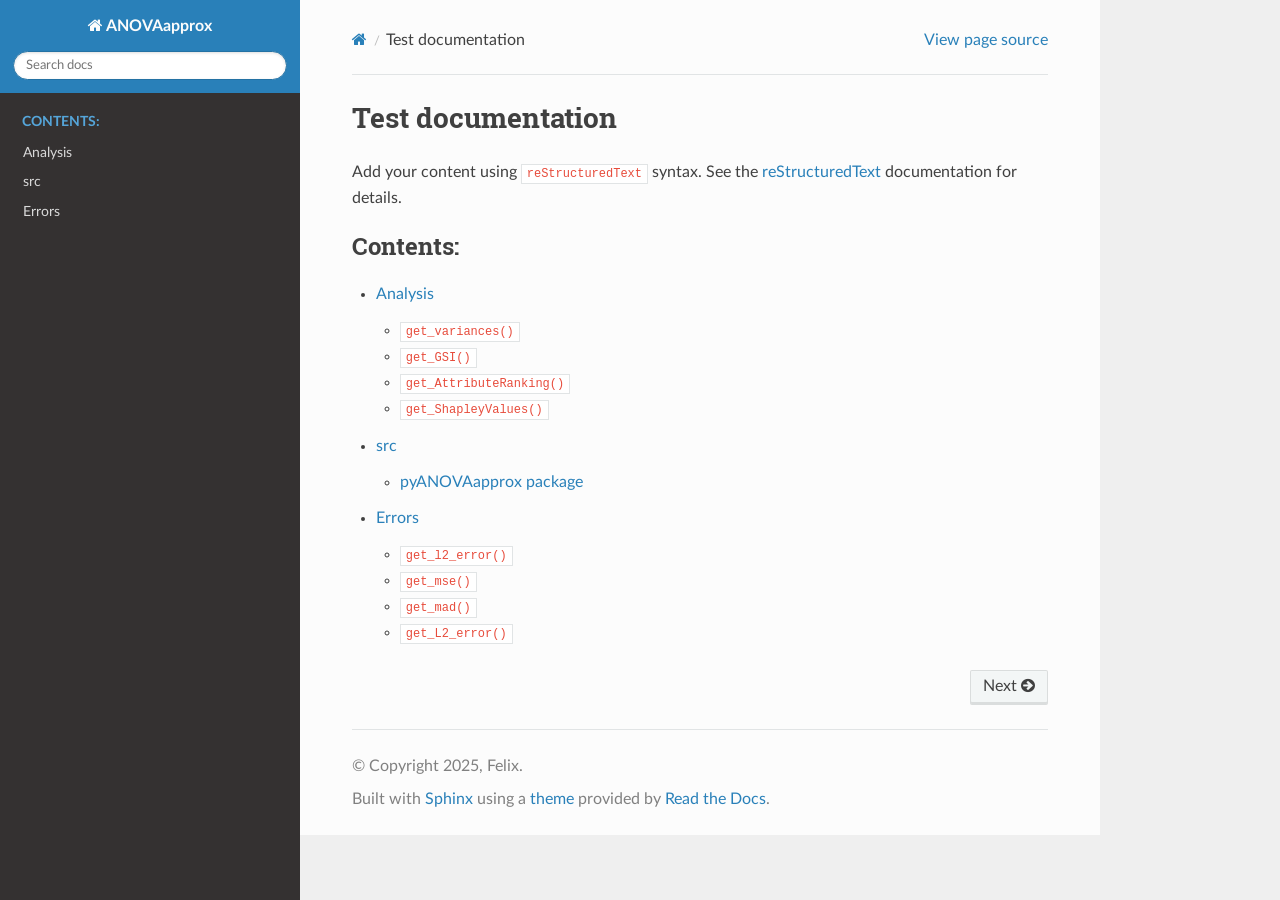
<file: index.html>
<!DOCTYPE html>
<html class="writer-html5" lang="en" data-content_root="./">
<head>
  <meta charset="utf-8" /><meta name="viewport" content="width=device-width, initial-scale=1" />

  <meta name="viewport" content="width=device-width, initial-scale=1.0" />
  <title>Test documentation &mdash; ANOVAapprox 29.07.2025 documentation</title>
      <link rel="stylesheet" type="text/css" href="_static/pygments.css?v=b86133f3" />
      <link rel="stylesheet" type="text/css" href="_static/css/theme.css?v=9edc463e" />

  
      <script src="_static/jquery.js?v=5d32c60e"></script>
      <script src="_static/_sphinx_javascript_frameworks_compat.js?v=2cd50e6c"></script>
      <script src="_static/documentation_options.js?v=f8a20051"></script>
      <script src="_static/doctools.js?v=fd6eb6e6"></script>
      <script src="_static/sphinx_highlight.js?v=6ffebe34"></script>
    <script src="_static/js/theme.js"></script>
    <link rel="index" title="Index" href="genindex.html" />
    <link rel="search" title="Search" href="search.html" />
    <link rel="next" title="Analysis" href="Analysis.html" /> 
</head>

<body class="wy-body-for-nav"> 
  <div class="wy-grid-for-nav">
    <nav data-toggle="wy-nav-shift" class="wy-nav-side">
      <div class="wy-side-scroll">
        <div class="wy-side-nav-search" >

          
          
          <a href="#" class="icon icon-home">
            ANOVAapprox
          </a>
<div role="search">
  <form id="rtd-search-form" class="wy-form" action="search.html" method="get">
    <input type="text" name="q" placeholder="Search docs" aria-label="Search docs" />
    <input type="hidden" name="check_keywords" value="yes" />
    <input type="hidden" name="area" value="default" />
  </form>
</div>
        </div><div class="wy-menu wy-menu-vertical" data-spy="affix" role="navigation" aria-label="Navigation menu">
              <p class="caption" role="heading"><span class="caption-text">Contents:</span></p>
<ul>
<li class="toctree-l1"><a class="reference internal" href="Analysis.html">Analysis</a></li>
<li class="toctree-l1"><a class="reference internal" href="modules.html">src</a></li>
<li class="toctree-l1"><a class="reference internal" href="Errors.html">Errors</a></li>
</ul>

        </div>
      </div>
    </nav>

    <section data-toggle="wy-nav-shift" class="wy-nav-content-wrap"><nav class="wy-nav-top" aria-label="Mobile navigation menu" >
          <i data-toggle="wy-nav-top" class="fa fa-bars"></i>
          <a href="#">ANOVAapprox</a>
      </nav>

      <div class="wy-nav-content">
        <div class="rst-content">
          <div role="navigation" aria-label="Page navigation">
  <ul class="wy-breadcrumbs">
      <li><a href="#" class="icon icon-home" aria-label="Home"></a></li>
      <li class="breadcrumb-item active">Test documentation</li>
      <li class="wy-breadcrumbs-aside">
            <a href="_sources/index.rst.txt" rel="nofollow"> View page source</a>
      </li>
  </ul>
  <hr/>
</div>
          <div role="main" class="document" itemscope="itemscope" itemtype="http://schema.org/Article">
           <div itemprop="articleBody">
             
  <section id="test-documentation">
<h1>Test documentation<a class="headerlink" href="#test-documentation" title="Link to this heading"></a></h1>
<p>Add your content using <code class="docutils literal notranslate"><span class="pre">reStructuredText</span></code> syntax. See the
<a class="reference external" href="https://www.sphinx-doc.org/en/master/usage/restructuredtext/index.html">reStructuredText</a>
documentation for details.</p>
<div class="toctree-wrapper compound">
<p class="caption" role="heading"><span class="caption-text">Contents:</span></p>
<ul>
<li class="toctree-l1"><a class="reference internal" href="Analysis.html">Analysis</a><ul>
<li class="toctree-l2"><a class="reference internal" href="Analysis.html#get_variances"><code class="docutils literal notranslate"><span class="pre">get_variances()</span></code></a></li>
<li class="toctree-l2"><a class="reference internal" href="Analysis.html#get_GSI"><code class="docutils literal notranslate"><span class="pre">get_GSI()</span></code></a></li>
<li class="toctree-l2"><a class="reference internal" href="Analysis.html#get_AttributeRanking"><code class="docutils literal notranslate"><span class="pre">get_AttributeRanking()</span></code></a></li>
<li class="toctree-l2"><a class="reference internal" href="Analysis.html#get_ShapleyValues"><code class="docutils literal notranslate"><span class="pre">get_ShapleyValues()</span></code></a></li>
</ul>
</li>
<li class="toctree-l1"><a class="reference internal" href="modules.html">src</a><ul>
<li class="toctree-l2"><a class="reference internal" href="pyANOVAapprox.html">pyANOVAapprox package</a></li>
</ul>
</li>
<li class="toctree-l1"><a class="reference internal" href="Errors.html">Errors</a><ul>
<li class="toctree-l2"><a class="reference internal" href="Errors.html#get_l2_error"><code class="docutils literal notranslate"><span class="pre">get_l2_error()</span></code></a></li>
<li class="toctree-l2"><a class="reference internal" href="Errors.html#get_mse"><code class="docutils literal notranslate"><span class="pre">get_mse()</span></code></a></li>
<li class="toctree-l2"><a class="reference internal" href="Errors.html#get_mad"><code class="docutils literal notranslate"><span class="pre">get_mad()</span></code></a></li>
<li class="toctree-l2"><a class="reference internal" href="Errors.html#get_L2_error"><code class="docutils literal notranslate"><span class="pre">get_L2_error()</span></code></a></li>
</ul>
</li>
</ul>
</div>
</section>


           </div>
          </div>
          <footer><div class="rst-footer-buttons" role="navigation" aria-label="Footer">
        <a href="Analysis.html" class="btn btn-neutral float-right" title="Analysis" accesskey="n" rel="next">Next <span class="fa fa-arrow-circle-right" aria-hidden="true"></span></a>
    </div>

  <hr/>

  <div role="contentinfo">
    <p>&#169; Copyright 2025, Felix.</p>
  </div>

  Built with <a href="https://www.sphinx-doc.org/">Sphinx</a> using a
    <a href="https://github.com/readthedocs/sphinx_rtd_theme">theme</a>
    provided by <a href="https://readthedocs.org">Read the Docs</a>.
   

</footer>
        </div>
      </div>
    </section>
  </div>
  <script>
      jQuery(function () {
          SphinxRtdTheme.Navigation.enable(true);
      });
  </script> 

</body>
</html>
</file>
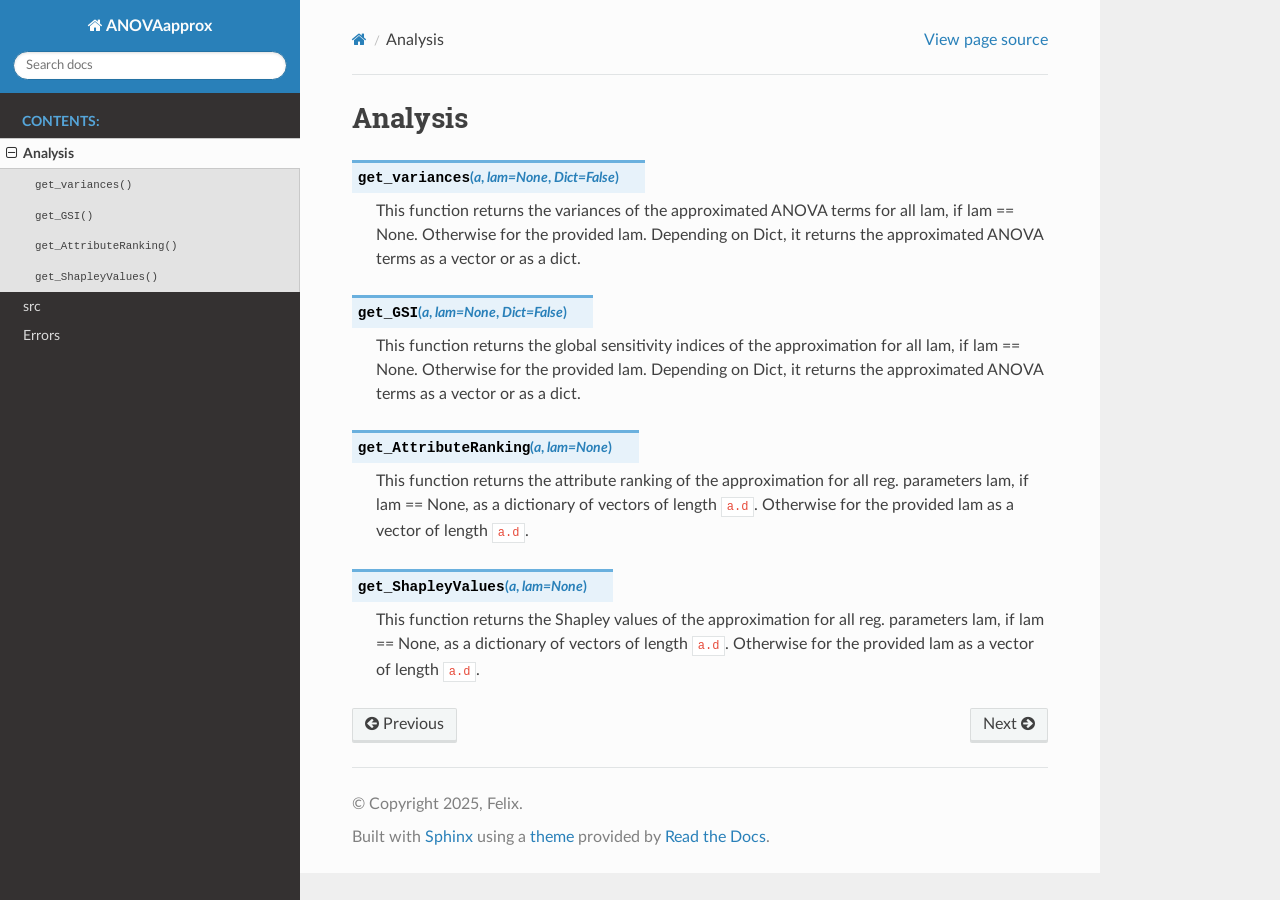
<file: Analysis.html>
<!DOCTYPE html>
<html class="writer-html5" lang="en" data-content_root="./">
<head>
  <meta charset="utf-8" /><meta name="viewport" content="width=device-width, initial-scale=1" />

  <meta name="viewport" content="width=device-width, initial-scale=1.0" />
  <title>Analysis &mdash; ANOVAapprox 29.07.2025 documentation</title>
      <link rel="stylesheet" type="text/css" href="_static/pygments.css?v=b86133f3" />
      <link rel="stylesheet" type="text/css" href="_static/css/theme.css?v=9edc463e" />

  
      <script src="_static/jquery.js?v=5d32c60e"></script>
      <script src="_static/_sphinx_javascript_frameworks_compat.js?v=2cd50e6c"></script>
      <script src="_static/documentation_options.js?v=f8a20051"></script>
      <script src="_static/doctools.js?v=fd6eb6e6"></script>
      <script src="_static/sphinx_highlight.js?v=6ffebe34"></script>
    <script src="_static/js/theme.js"></script>
    <link rel="index" title="Index" href="genindex.html" />
    <link rel="search" title="Search" href="search.html" />
    <link rel="next" title="src" href="modules.html" />
    <link rel="prev" title="Test documentation" href="index.html" /> 
</head>

<body class="wy-body-for-nav"> 
  <div class="wy-grid-for-nav">
    <nav data-toggle="wy-nav-shift" class="wy-nav-side">
      <div class="wy-side-scroll">
        <div class="wy-side-nav-search" >

          
          
          <a href="index.html" class="icon icon-home">
            ANOVAapprox
          </a>
<div role="search">
  <form id="rtd-search-form" class="wy-form" action="search.html" method="get">
    <input type="text" name="q" placeholder="Search docs" aria-label="Search docs" />
    <input type="hidden" name="check_keywords" value="yes" />
    <input type="hidden" name="area" value="default" />
  </form>
</div>
        </div><div class="wy-menu wy-menu-vertical" data-spy="affix" role="navigation" aria-label="Navigation menu">
              <p class="caption" role="heading"><span class="caption-text">Contents:</span></p>
<ul class="current">
<li class="toctree-l1 current"><a class="current reference internal" href="#">Analysis</a><ul>
<li class="toctree-l2"><a class="reference internal" href="#get_variances"><code class="docutils literal notranslate"><span class="pre">get_variances()</span></code></a></li>
<li class="toctree-l2"><a class="reference internal" href="#get_GSI"><code class="docutils literal notranslate"><span class="pre">get_GSI()</span></code></a></li>
<li class="toctree-l2"><a class="reference internal" href="#get_AttributeRanking"><code class="docutils literal notranslate"><span class="pre">get_AttributeRanking()</span></code></a></li>
<li class="toctree-l2"><a class="reference internal" href="#get_ShapleyValues"><code class="docutils literal notranslate"><span class="pre">get_ShapleyValues()</span></code></a></li>
</ul>
</li>
<li class="toctree-l1"><a class="reference internal" href="modules.html">src</a></li>
<li class="toctree-l1"><a class="reference internal" href="Errors.html">Errors</a></li>
</ul>

        </div>
      </div>
    </nav>

    <section data-toggle="wy-nav-shift" class="wy-nav-content-wrap"><nav class="wy-nav-top" aria-label="Mobile navigation menu" >
          <i data-toggle="wy-nav-top" class="fa fa-bars"></i>
          <a href="index.html">ANOVAapprox</a>
      </nav>

      <div class="wy-nav-content">
        <div class="rst-content">
          <div role="navigation" aria-label="Page navigation">
  <ul class="wy-breadcrumbs">
      <li><a href="index.html" class="icon icon-home" aria-label="Home"></a></li>
      <li class="breadcrumb-item active">Analysis</li>
      <li class="wy-breadcrumbs-aside">
            <a href="_sources/Analysis.rst.txt" rel="nofollow"> View page source</a>
      </li>
  </ul>
  <hr/>
</div>
          <div role="main" class="document" itemscope="itemscope" itemtype="http://schema.org/Article">
           <div itemprop="articleBody">
             
  <section id="analysis">
<h1>Analysis<a class="headerlink" href="#analysis" title="Link to this heading"></a></h1>
<dl class="py function">
<dt class="sig sig-object py" id="get_variances">
<span class="sig-name descname"><span class="pre">get_variances</span></span><span class="sig-paren">(</span><em class="sig-param"><span class="n"><span class="pre">a</span></span></em>, <em class="sig-param"><span class="n"><span class="pre">lam</span></span><span class="o"><span class="pre">=</span></span><span class="default_value"><span class="pre">None</span></span></em>, <em class="sig-param"><span class="n"><span class="pre">Dict</span></span><span class="o"><span class="pre">=</span></span><span class="default_value"><span class="pre">False</span></span></em><span class="sig-paren">)</span><a class="headerlink" href="#get_variances" title="Link to this definition"></a></dt>
<dd><p>This function returns the variances of the approximated ANOVA terms for all lam, if lam == None. Otherwise for the provided lam. Depending on Dict, it returns the approximated ANOVA terms as a vector or as a dict.</p>
</dd></dl>

<dl class="py function">
<dt class="sig sig-object py" id="get_GSI">
<span class="sig-name descname"><span class="pre">get_GSI</span></span><span class="sig-paren">(</span><em class="sig-param"><span class="n"><span class="pre">a</span></span></em>, <em class="sig-param"><span class="n"><span class="pre">lam</span></span><span class="o"><span class="pre">=</span></span><span class="default_value"><span class="pre">None</span></span></em>, <em class="sig-param"><span class="n"><span class="pre">Dict</span></span><span class="o"><span class="pre">=</span></span><span class="default_value"><span class="pre">False</span></span></em><span class="sig-paren">)</span><a class="headerlink" href="#get_GSI" title="Link to this definition"></a></dt>
<dd><p>This function returns the global sensitivity indices of the approximation for all lam, if lam == None. Otherwise for the provided lam. Depending on Dict, it returns the approximated ANOVA terms as a vector or as a dict.</p>
</dd></dl>

<dl class="py function">
<dt class="sig sig-object py" id="get_AttributeRanking">
<span class="sig-name descname"><span class="pre">get_AttributeRanking</span></span><span class="sig-paren">(</span><em class="sig-param"><span class="n"><span class="pre">a</span></span></em>, <em class="sig-param"><span class="n"><span class="pre">lam</span></span><span class="o"><span class="pre">=</span></span><span class="default_value"><span class="pre">None</span></span></em><span class="sig-paren">)</span><a class="headerlink" href="#get_AttributeRanking" title="Link to this definition"></a></dt>
<dd><p>This function returns the attribute ranking of the approximation for all reg. parameters lam, if lam == None, as a dictionary of vectors of length <code class="docutils literal notranslate"><span class="pre">a.d</span></code>. Otherwise for the provided lam as a vector of length <code class="docutils literal notranslate"><span class="pre">a.d</span></code>.</p>
</dd></dl>

<dl class="py function">
<dt class="sig sig-object py" id="get_ShapleyValues">
<span class="sig-name descname"><span class="pre">get_ShapleyValues</span></span><span class="sig-paren">(</span><em class="sig-param"><span class="n"><span class="pre">a</span></span></em>, <em class="sig-param"><span class="n"><span class="pre">lam</span></span><span class="o"><span class="pre">=</span></span><span class="default_value"><span class="pre">None</span></span></em><span class="sig-paren">)</span><a class="headerlink" href="#get_ShapleyValues" title="Link to this definition"></a></dt>
<dd><p>This function returns the Shapley values of the approximation for all reg. parameters lam, if lam == None, as a dictionary of vectors of length <code class="docutils literal notranslate"><span class="pre">a.d</span></code>. Otherwise for the provided lam as a vector of length <code class="docutils literal notranslate"><span class="pre">a.d</span></code>.</p>
</dd></dl>

</section>


           </div>
          </div>
          <footer><div class="rst-footer-buttons" role="navigation" aria-label="Footer">
        <a href="index.html" class="btn btn-neutral float-left" title="Test documentation" accesskey="p" rel="prev"><span class="fa fa-arrow-circle-left" aria-hidden="true"></span> Previous</a>
        <a href="modules.html" class="btn btn-neutral float-right" title="src" accesskey="n" rel="next">Next <span class="fa fa-arrow-circle-right" aria-hidden="true"></span></a>
    </div>

  <hr/>

  <div role="contentinfo">
    <p>&#169; Copyright 2025, Felix.</p>
  </div>

  Built with <a href="https://www.sphinx-doc.org/">Sphinx</a> using a
    <a href="https://github.com/readthedocs/sphinx_rtd_theme">theme</a>
    provided by <a href="https://readthedocs.org">Read the Docs</a>.
   

</footer>
        </div>
      </div>
    </section>
  </div>
  <script>
      jQuery(function () {
          SphinxRtdTheme.Navigation.enable(true);
      });
  </script> 

</body>
</html>
</file>
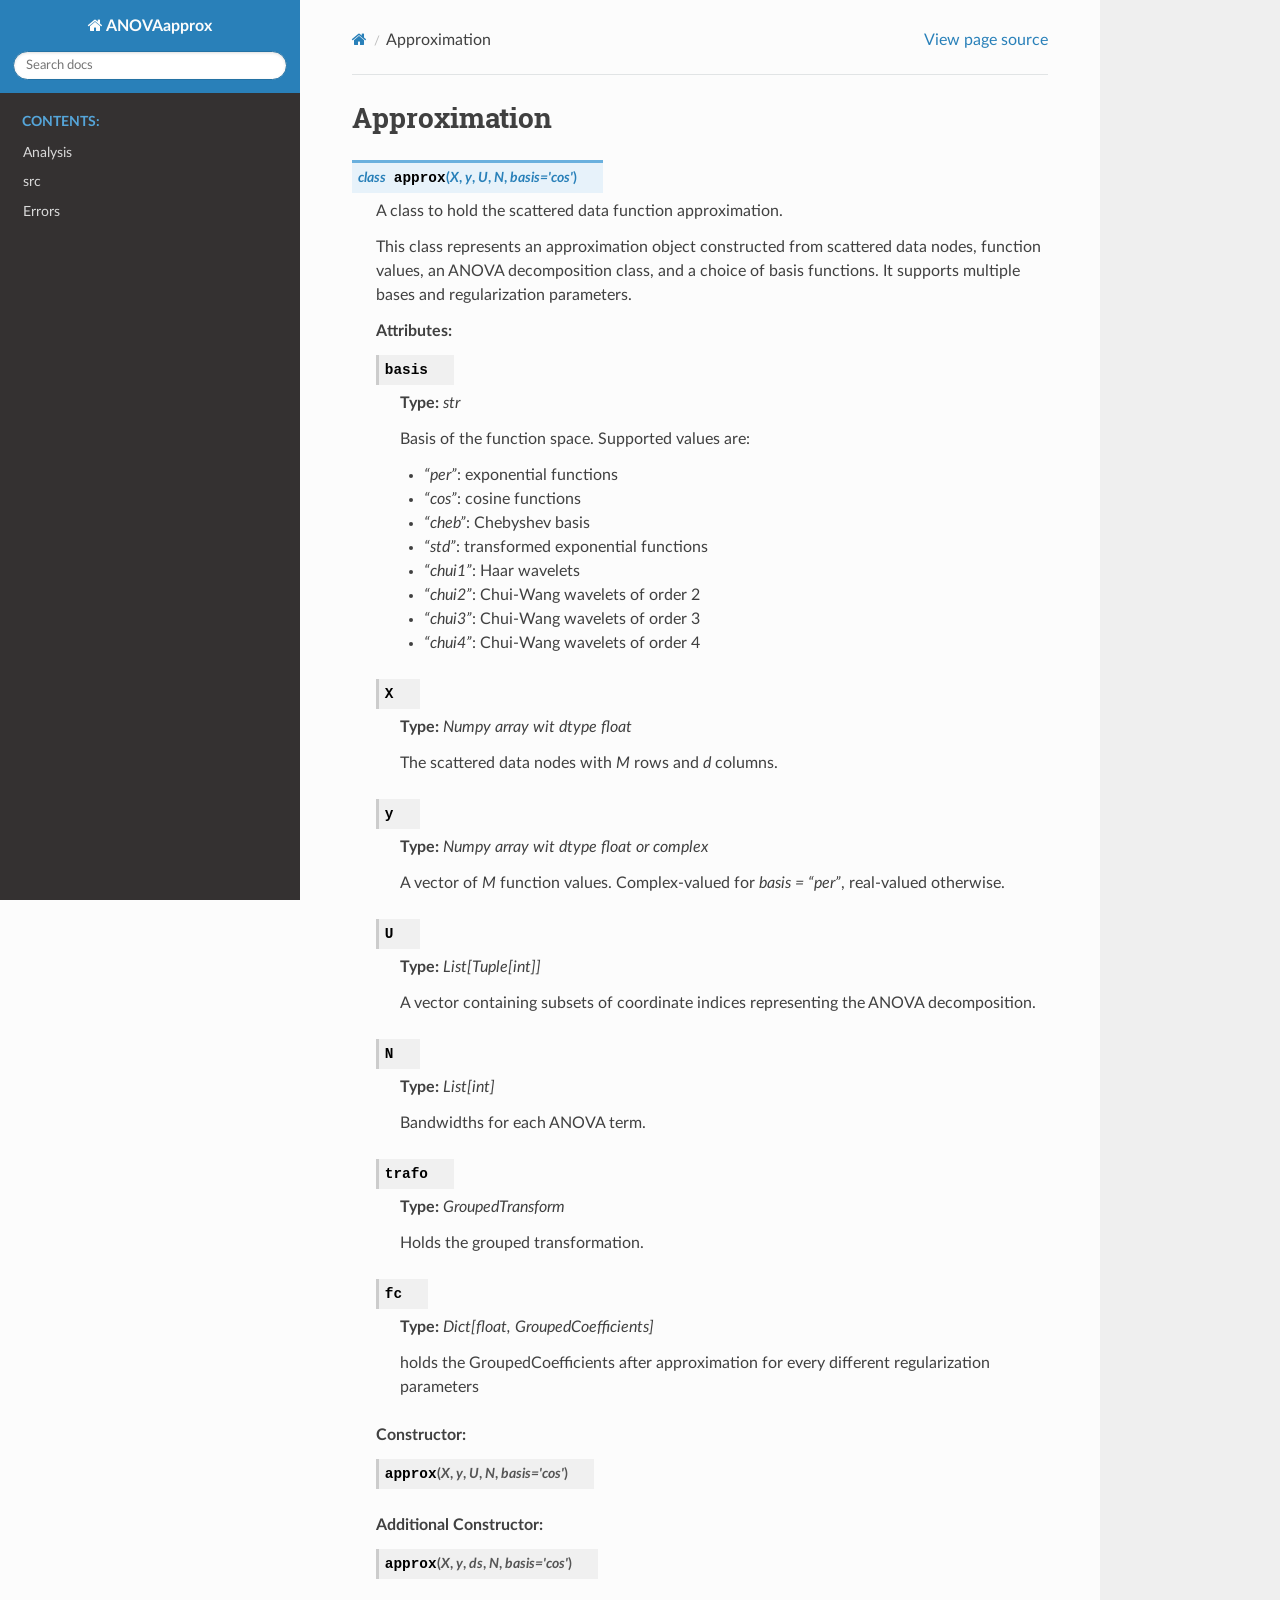
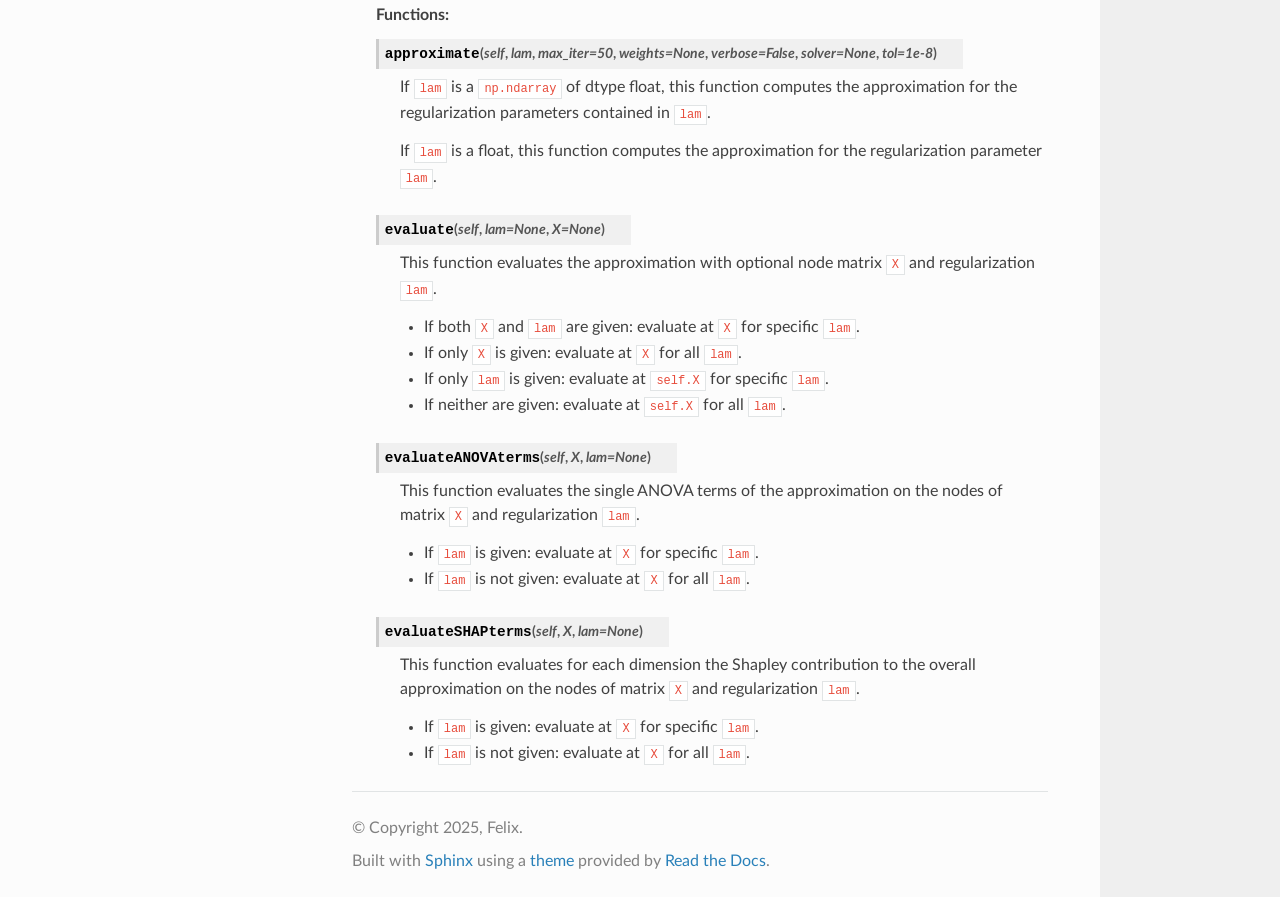
<file: Approximation.html>
<!DOCTYPE html>
<html class="writer-html5" lang="en" data-content_root="./">
<head>
  <meta charset="utf-8" /><meta name="viewport" content="width=device-width, initial-scale=1" />

  <meta name="viewport" content="width=device-width, initial-scale=1.0" />
  <title>Approximation &mdash; ANOVAapprox 29.07.2025 documentation</title>
      <link rel="stylesheet" type="text/css" href="_static/pygments.css?v=b86133f3" />
      <link rel="stylesheet" type="text/css" href="_static/css/theme.css?v=9edc463e" />

  
      <script src="_static/jquery.js?v=5d32c60e"></script>
      <script src="_static/_sphinx_javascript_frameworks_compat.js?v=2cd50e6c"></script>
      <script src="_static/documentation_options.js?v=f8a20051"></script>
      <script src="_static/doctools.js?v=fd6eb6e6"></script>
      <script src="_static/sphinx_highlight.js?v=6ffebe34"></script>
    <script src="_static/js/theme.js"></script>
    <link rel="index" title="Index" href="genindex.html" />
    <link rel="search" title="Search" href="search.html" /> 
</head>

<body class="wy-body-for-nav"> 
  <div class="wy-grid-for-nav">
    <nav data-toggle="wy-nav-shift" class="wy-nav-side">
      <div class="wy-side-scroll">
        <div class="wy-side-nav-search" >

          
          
          <a href="index.html" class="icon icon-home">
            ANOVAapprox
          </a>
<div role="search">
  <form id="rtd-search-form" class="wy-form" action="search.html" method="get">
    <input type="text" name="q" placeholder="Search docs" aria-label="Search docs" />
    <input type="hidden" name="check_keywords" value="yes" />
    <input type="hidden" name="area" value="default" />
  </form>
</div>
        </div><div class="wy-menu wy-menu-vertical" data-spy="affix" role="navigation" aria-label="Navigation menu">
              <p class="caption" role="heading"><span class="caption-text">Contents:</span></p>
<ul>
<li class="toctree-l1"><a class="reference internal" href="Analysis.html">Analysis</a></li>
<li class="toctree-l1"><a class="reference internal" href="modules.html">src</a></li>
<li class="toctree-l1"><a class="reference internal" href="Errors.html">Errors</a></li>
</ul>

        </div>
      </div>
    </nav>

    <section data-toggle="wy-nav-shift" class="wy-nav-content-wrap"><nav class="wy-nav-top" aria-label="Mobile navigation menu" >
          <i data-toggle="wy-nav-top" class="fa fa-bars"></i>
          <a href="index.html">ANOVAapprox</a>
      </nav>

      <div class="wy-nav-content">
        <div class="rst-content">
          <div role="navigation" aria-label="Page navigation">
  <ul class="wy-breadcrumbs">
      <li><a href="index.html" class="icon icon-home" aria-label="Home"></a></li>
      <li class="breadcrumb-item active">Approximation</li>
      <li class="wy-breadcrumbs-aside">
            <a href="_sources/Approximation.rst.txt" rel="nofollow"> View page source</a>
      </li>
  </ul>
  <hr/>
</div>
          <div role="main" class="document" itemscope="itemscope" itemtype="http://schema.org/Article">
           <div itemprop="articleBody">
             
  <section id="approximation">
<h1>Approximation<a class="headerlink" href="#approximation" title="Link to this heading"></a></h1>
<dl class="py class">
<dt class="sig sig-object py" id="approx">
<span class="property"><span class="k"><span class="pre">class</span></span><span class="w"> </span></span><span class="sig-name descname"><span class="pre">approx</span></span><span class="sig-paren">(</span><em class="sig-param"><span class="n"><span class="pre">X</span></span></em>, <em class="sig-param"><span class="n"><span class="pre">y</span></span></em>, <em class="sig-param"><span class="n"><span class="pre">U</span></span></em>, <em class="sig-param"><span class="n"><span class="pre">N</span></span></em>, <em class="sig-param"><span class="n"><span class="pre">basis</span></span><span class="o"><span class="pre">=</span></span><span class="default_value"><span class="pre">'cos'</span></span></em><span class="sig-paren">)</span><a class="headerlink" href="#approx" title="Link to this definition"></a></dt>
<dd><p>A class to hold the scattered data function approximation.</p>
<p>This class represents an approximation object constructed from scattered data nodes, function values, an ANOVA decomposition class, and a choice of basis functions. It supports multiple bases and regularization parameters.</p>
<p class="rubric">Attributes:</p>
<dl class="py attribute">
<dt class="sig sig-object py" id="approx.basis">
<span class="sig-name descname"><span class="pre">basis</span></span><a class="headerlink" href="#approx.basis" title="Link to this definition"></a></dt>
<dd><p><strong>Type:</strong> <cite>str</cite></p>
<p>Basis of the function space. Supported values are:</p>
<ul class="simple">
<li><p><cite>“per”</cite>: exponential functions</p></li>
<li><p><cite>“cos”</cite>: cosine functions</p></li>
<li><p><cite>“cheb”</cite>: Chebyshev basis</p></li>
<li><p><cite>“std”</cite>: transformed exponential functions</p></li>
<li><p><cite>“chui1”</cite>: Haar wavelets</p></li>
<li><p><cite>“chui2”</cite>: Chui-Wang wavelets of order 2</p></li>
<li><p><cite>“chui3”</cite>: Chui-Wang wavelets of order 3</p></li>
<li><p><cite>“chui4”</cite>: Chui-Wang wavelets of order 4</p></li>
</ul>
</dd></dl>

<dl class="py attribute">
<dt class="sig sig-object py" id="approx.X">
<span class="sig-name descname"><span class="pre">X</span></span><a class="headerlink" href="#approx.X" title="Link to this definition"></a></dt>
<dd><p><strong>Type:</strong> <cite>Numpy array wit dtype float</cite></p>
<p>The scattered data nodes with <cite>M</cite> rows and <cite>d</cite> columns.</p>
</dd></dl>

<dl class="py attribute">
<dt class="sig sig-object py" id="approx.y">
<span class="sig-name descname"><span class="pre">y</span></span><a class="headerlink" href="#approx.y" title="Link to this definition"></a></dt>
<dd><p><strong>Type:</strong> <cite>Numpy array wit dtype float or complex</cite></p>
<p>A vector of <cite>M</cite> function values. Complex-valued for <cite>basis = “per”</cite>, real-valued otherwise.</p>
</dd></dl>

<dl class="py attribute">
<dt class="sig sig-object py" id="approx.U">
<span class="sig-name descname"><span class="pre">U</span></span><a class="headerlink" href="#approx.U" title="Link to this definition"></a></dt>
<dd><p><strong>Type:</strong> <cite>List[Tuple[int]]</cite></p>
<p>A vector containing subsets of coordinate indices representing the ANOVA decomposition.</p>
</dd></dl>

<dl class="py attribute">
<dt class="sig sig-object py" id="approx.N">
<span class="sig-name descname"><span class="pre">N</span></span><a class="headerlink" href="#approx.N" title="Link to this definition"></a></dt>
<dd><p><strong>Type:</strong> <cite>List[int]</cite></p>
<p>Bandwidths for each ANOVA term.</p>
</dd></dl>

<dl class="py attribute">
<dt class="sig sig-object py" id="approx.trafo">
<span class="sig-name descname"><span class="pre">trafo</span></span><a class="headerlink" href="#approx.trafo" title="Link to this definition"></a></dt>
<dd><p><strong>Type:</strong> <cite>GroupedTransform</cite></p>
<p>Holds the grouped transformation.</p>
</dd></dl>

<dl class="py attribute">
<dt class="sig sig-object py" id="approx.fc">
<span class="sig-name descname"><span class="pre">fc</span></span><a class="headerlink" href="#approx.fc" title="Link to this definition"></a></dt>
<dd><p><strong>Type:</strong> <cite>Dict[float, GroupedCoefficients]</cite></p>
<p>holds the GroupedCoefficients after approximation for every different regularization parameters</p>
</dd></dl>

<p class="rubric">Constructor:</p>
<dl class="py method">
<dt class="sig sig-object py" id="approx.approx">
<span class="sig-name descname"><span class="pre">approx</span></span><span class="sig-paren">(</span><em class="sig-param"><span class="n"><span class="pre">X</span></span></em>, <em class="sig-param"><span class="n"><span class="pre">y</span></span></em>, <em class="sig-param"><span class="n"><span class="pre">U</span></span></em>, <em class="sig-param"><span class="n"><span class="pre">N</span></span></em>, <em class="sig-param"><span class="n"><span class="pre">basis</span></span><span class="o"><span class="pre">=</span></span><span class="default_value"><span class="pre">'cos'</span></span></em><span class="sig-paren">)</span><a class="headerlink" href="#approx.approx" title="Link to this definition"></a></dt>
<dd></dd></dl>

<p class="rubric">Additional Constructor:</p>
<dl class="py method">
<dt class="sig sig-object py" id="id0">
<span class="sig-name descname"><span class="pre">approx</span></span><span class="sig-paren">(</span><em class="sig-param"><span class="n"><span class="pre">X</span></span></em>, <em class="sig-param"><span class="n"><span class="pre">y</span></span></em>, <em class="sig-param"><span class="n"><span class="pre">ds</span></span></em>, <em class="sig-param"><span class="n"><span class="pre">N</span></span></em>, <em class="sig-param"><span class="n"><span class="pre">basis</span></span><span class="o"><span class="pre">=</span></span><span class="default_value"><span class="pre">'cos'</span></span></em><span class="sig-paren">)</span><a class="headerlink" href="#id0" title="Link to this definition"></a></dt>
<dd></dd></dl>

<p class="rubric">Functions:</p>
<dl class="py method">
<dt class="sig sig-object py" id="approx.approximate">
<span class="sig-name descname"><span class="pre">approximate</span></span><span class="sig-paren">(</span><em class="sig-param"><span class="n"><span class="pre">self</span></span></em>, <em class="sig-param"><span class="n"><span class="pre">lam</span></span></em>, <em class="sig-param"><span class="n"><span class="pre">max_iter</span></span><span class="o"><span class="pre">=</span></span><span class="default_value"><span class="pre">50</span></span></em>, <em class="sig-param"><span class="n"><span class="pre">weights</span></span><span class="o"><span class="pre">=</span></span><span class="default_value"><span class="pre">None</span></span></em>, <em class="sig-param"><span class="n"><span class="pre">verbose</span></span><span class="o"><span class="pre">=</span></span><span class="default_value"><span class="pre">False</span></span></em>, <em class="sig-param"><span class="n"><span class="pre">solver</span></span><span class="o"><span class="pre">=</span></span><span class="default_value"><span class="pre">None</span></span></em>, <em class="sig-param"><span class="n"><span class="pre">tol</span></span><span class="o"><span class="pre">=</span></span><span class="default_value"><span class="pre">1e-8</span></span></em><span class="sig-paren">)</span><a class="headerlink" href="#approx.approximate" title="Link to this definition"></a></dt>
<dd><p>If <code class="docutils literal notranslate"><span class="pre">lam</span></code> is a <code class="docutils literal notranslate"><span class="pre">np.ndarray</span></code> of dtype float, this function computes the approximation for the regularization parameters contained in <code class="docutils literal notranslate"><span class="pre">lam</span></code>.</p>
<p>If <code class="docutils literal notranslate"><span class="pre">lam</span></code> is a float, this function computes the approximation for the regularization parameter <code class="docutils literal notranslate"><span class="pre">lam</span></code>.</p>
</dd></dl>

<dl class="py method">
<dt class="sig sig-object py" id="approx.evaluate">
<span class="sig-name descname"><span class="pre">evaluate</span></span><span class="sig-paren">(</span><em class="sig-param"><span class="n"><span class="pre">self</span></span></em>, <em class="sig-param"><span class="n"><span class="pre">lam</span></span><span class="o"><span class="pre">=</span></span><span class="default_value"><span class="pre">None</span></span></em>, <em class="sig-param"><span class="n"><span class="pre">X</span></span><span class="o"><span class="pre">=</span></span><span class="default_value"><span class="pre">None</span></span></em><span class="sig-paren">)</span><a class="headerlink" href="#approx.evaluate" title="Link to this definition"></a></dt>
<dd><p>This function evaluates the approximation with optional node matrix <code class="docutils literal notranslate"><span class="pre">X</span></code> and regularization <code class="docutils literal notranslate"><span class="pre">lam</span></code>.</p>
<ul class="simple">
<li><p>If both <code class="docutils literal notranslate"><span class="pre">X</span></code> and <code class="docutils literal notranslate"><span class="pre">lam</span></code> are given: evaluate at <code class="docutils literal notranslate"><span class="pre">X</span></code> for specific <code class="docutils literal notranslate"><span class="pre">lam</span></code>.</p></li>
<li><p>If only <code class="docutils literal notranslate"><span class="pre">X</span></code> is given: evaluate at <code class="docutils literal notranslate"><span class="pre">X</span></code> for all <code class="docutils literal notranslate"><span class="pre">lam</span></code>.</p></li>
<li><p>If only <code class="docutils literal notranslate"><span class="pre">lam</span></code> is given: evaluate at <code class="docutils literal notranslate"><span class="pre">self.X</span></code> for specific <code class="docutils literal notranslate"><span class="pre">lam</span></code>.</p></li>
<li><p>If neither are given: evaluate at <code class="docutils literal notranslate"><span class="pre">self.X</span></code> for all <code class="docutils literal notranslate"><span class="pre">lam</span></code>.</p></li>
</ul>
</dd></dl>

<dl class="py method">
<dt class="sig sig-object py" id="approx.evaluateANOVAterms">
<span class="sig-name descname"><span class="pre">evaluateANOVAterms</span></span><span class="sig-paren">(</span><em class="sig-param"><span class="n"><span class="pre">self</span></span></em>, <em class="sig-param"><span class="n"><span class="pre">X</span></span></em>, <em class="sig-param"><span class="n"><span class="pre">lam</span></span><span class="o"><span class="pre">=</span></span><span class="default_value"><span class="pre">None</span></span></em><span class="sig-paren">)</span><a class="headerlink" href="#approx.evaluateANOVAterms" title="Link to this definition"></a></dt>
<dd><p>This function evaluates the single ANOVA terms of the approximation on the nodes of matrix <code class="docutils literal notranslate"><span class="pre">X</span></code> and regularization <code class="docutils literal notranslate"><span class="pre">lam</span></code>.</p>
<ul class="simple">
<li><p>If <code class="docutils literal notranslate"><span class="pre">lam</span></code> is given: evaluate at <code class="docutils literal notranslate"><span class="pre">X</span></code> for specific <code class="docutils literal notranslate"><span class="pre">lam</span></code>.</p></li>
<li><p>If <code class="docutils literal notranslate"><span class="pre">lam</span></code> is not given: evaluate at <code class="docutils literal notranslate"><span class="pre">X</span></code> for all <code class="docutils literal notranslate"><span class="pre">lam</span></code>.</p></li>
</ul>
</dd></dl>

<dl class="py method">
<dt class="sig sig-object py" id="approx.evaluateSHAPterms">
<span class="sig-name descname"><span class="pre">evaluateSHAPterms</span></span><span class="sig-paren">(</span><em class="sig-param"><span class="n"><span class="pre">self</span></span></em>, <em class="sig-param"><span class="n"><span class="pre">X</span></span></em>, <em class="sig-param"><span class="n"><span class="pre">lam</span></span><span class="o"><span class="pre">=</span></span><span class="default_value"><span class="pre">None</span></span></em><span class="sig-paren">)</span><a class="headerlink" href="#approx.evaluateSHAPterms" title="Link to this definition"></a></dt>
<dd><p>This function evaluates for each dimension the Shapley contribution to the overall approximation on the nodes of matrix <code class="docutils literal notranslate"><span class="pre">X</span></code> and regularization <code class="docutils literal notranslate"><span class="pre">lam</span></code>.</p>
<ul class="simple">
<li><p>If <code class="docutils literal notranslate"><span class="pre">lam</span></code> is given: evaluate at <code class="docutils literal notranslate"><span class="pre">X</span></code> for specific <code class="docutils literal notranslate"><span class="pre">lam</span></code>.</p></li>
<li><p>If <code class="docutils literal notranslate"><span class="pre">lam</span></code> is not given: evaluate at <code class="docutils literal notranslate"><span class="pre">X</span></code> for all <code class="docutils literal notranslate"><span class="pre">lam</span></code>.</p></li>
</ul>
</dd></dl>

</dd></dl>

</section>


           </div>
          </div>
          <footer>

  <hr/>

  <div role="contentinfo">
    <p>&#169; Copyright 2025, Felix.</p>
  </div>

  Built with <a href="https://www.sphinx-doc.org/">Sphinx</a> using a
    <a href="https://github.com/readthedocs/sphinx_rtd_theme">theme</a>
    provided by <a href="https://readthedocs.org">Read the Docs</a>.
   

</footer>
        </div>
      </div>
    </section>
  </div>
  <script>
      jQuery(function () {
          SphinxRtdTheme.Navigation.enable(true);
      });
  </script> 

</body>
</html>
</file>
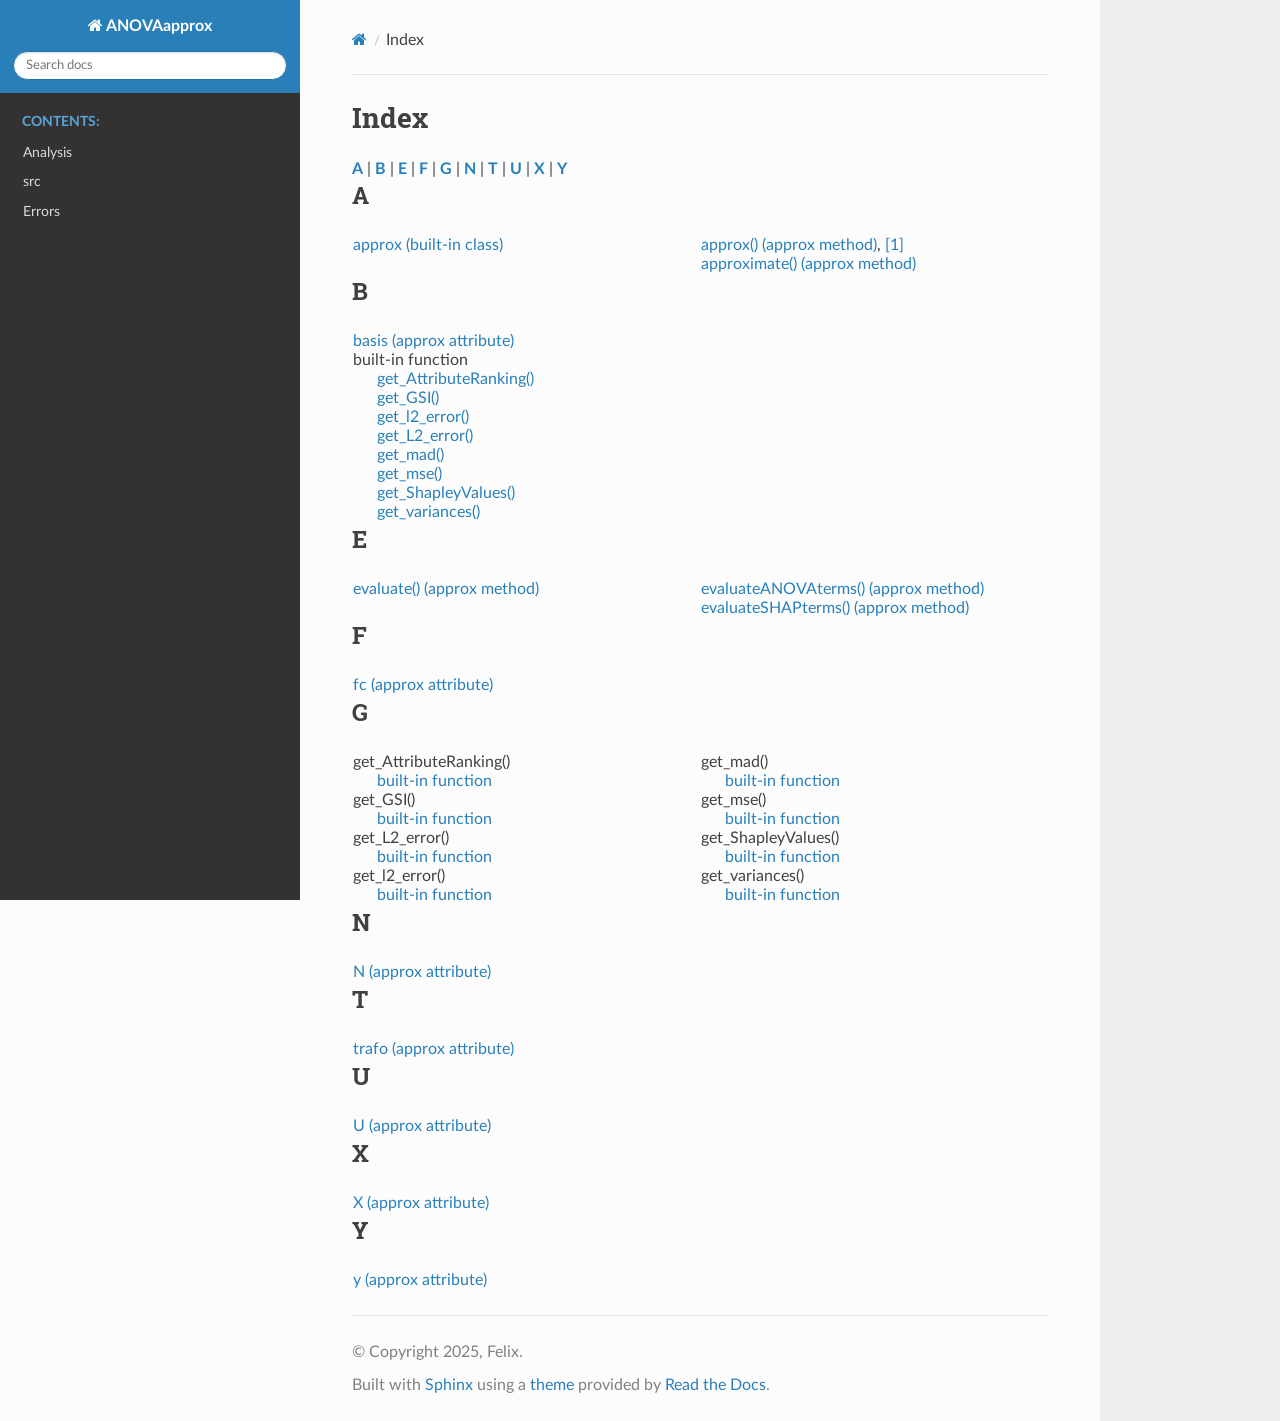
<file: genindex.html>
<!DOCTYPE html>
<html class="writer-html5" lang="en" data-content_root="./">
<head>
  <meta charset="utf-8" />
  <meta name="viewport" content="width=device-width, initial-scale=1.0" />
  <title>Index &mdash; ANOVAapprox 29.07.2025 documentation</title>
      <link rel="stylesheet" type="text/css" href="_static/pygments.css?v=b86133f3" />
      <link rel="stylesheet" type="text/css" href="_static/css/theme.css?v=9edc463e" />

  
      <script src="_static/jquery.js?v=5d32c60e"></script>
      <script src="_static/_sphinx_javascript_frameworks_compat.js?v=2cd50e6c"></script>
      <script src="_static/documentation_options.js?v=f8a20051"></script>
      <script src="_static/doctools.js?v=fd6eb6e6"></script>
      <script src="_static/sphinx_highlight.js?v=6ffebe34"></script>
    <script src="_static/js/theme.js"></script>
    <link rel="index" title="Index" href="#" />
    <link rel="search" title="Search" href="search.html" /> 
</head>

<body class="wy-body-for-nav"> 
  <div class="wy-grid-for-nav">
    <nav data-toggle="wy-nav-shift" class="wy-nav-side">
      <div class="wy-side-scroll">
        <div class="wy-side-nav-search" >

          
          
          <a href="index.html" class="icon icon-home">
            ANOVAapprox
          </a>
<div role="search">
  <form id="rtd-search-form" class="wy-form" action="search.html" method="get">
    <input type="text" name="q" placeholder="Search docs" aria-label="Search docs" />
    <input type="hidden" name="check_keywords" value="yes" />
    <input type="hidden" name="area" value="default" />
  </form>
</div>
        </div><div class="wy-menu wy-menu-vertical" data-spy="affix" role="navigation" aria-label="Navigation menu">
              <p class="caption" role="heading"><span class="caption-text">Contents:</span></p>
<ul>
<li class="toctree-l1"><a class="reference internal" href="Analysis.html">Analysis</a></li>
<li class="toctree-l1"><a class="reference internal" href="modules.html">src</a></li>
<li class="toctree-l1"><a class="reference internal" href="Errors.html">Errors</a></li>
</ul>

        </div>
      </div>
    </nav>

    <section data-toggle="wy-nav-shift" class="wy-nav-content-wrap"><nav class="wy-nav-top" aria-label="Mobile navigation menu" >
          <i data-toggle="wy-nav-top" class="fa fa-bars"></i>
          <a href="index.html">ANOVAapprox</a>
      </nav>

      <div class="wy-nav-content">
        <div class="rst-content">
          <div role="navigation" aria-label="Page navigation">
  <ul class="wy-breadcrumbs">
      <li><a href="index.html" class="icon icon-home" aria-label="Home"></a></li>
      <li class="breadcrumb-item active">Index</li>
      <li class="wy-breadcrumbs-aside">
      </li>
  </ul>
  <hr/>
</div>
          <div role="main" class="document" itemscope="itemscope" itemtype="http://schema.org/Article">
           <div itemprop="articleBody">
             

<h1 id="index">Index</h1>

<div class="genindex-jumpbox">
 <a href="#A"><strong>A</strong></a>
 | <a href="#B"><strong>B</strong></a>
 | <a href="#E"><strong>E</strong></a>
 | <a href="#F"><strong>F</strong></a>
 | <a href="#G"><strong>G</strong></a>
 | <a href="#N"><strong>N</strong></a>
 | <a href="#T"><strong>T</strong></a>
 | <a href="#U"><strong>U</strong></a>
 | <a href="#X"><strong>X</strong></a>
 | <a href="#Y"><strong>Y</strong></a>
 
</div>
<h2 id="A">A</h2>
<table style="width: 100%" class="indextable genindextable"><tr>
  <td style="width: 33%; vertical-align: top;"><ul>
      <li><a href="Approximation.html#approx">approx (built-in class)</a>
</li>
  </ul></td>
  <td style="width: 33%; vertical-align: top;"><ul>
      <li><a href="Approximation.html#approx.approx">approx() (approx method)</a>, <a href="Approximation.html#id0">[1]</a>
</li>
      <li><a href="Approximation.html#approx.approximate">approximate() (approx method)</a>
</li>
  </ul></td>
</tr></table>

<h2 id="B">B</h2>
<table style="width: 100%" class="indextable genindextable"><tr>
  <td style="width: 33%; vertical-align: top;"><ul>
      <li><a href="Approximation.html#approx.basis">basis (approx attribute)</a>
</li>
      <li>
    built-in function

      <ul>
        <li><a href="Analysis.html#get_AttributeRanking">get_AttributeRanking()</a>
</li>
        <li><a href="Analysis.html#get_GSI">get_GSI()</a>
</li>
        <li><a href="Errors.html#get_l2_error">get_l2_error()</a>
</li>
        <li><a href="Errors.html#get_L2_error">get_L2_error()</a>
</li>
        <li><a href="Errors.html#get_mad">get_mad()</a>
</li>
        <li><a href="Errors.html#get_mse">get_mse()</a>
</li>
        <li><a href="Analysis.html#get_ShapleyValues">get_ShapleyValues()</a>
</li>
        <li><a href="Analysis.html#get_variances">get_variances()</a>
</li>
      </ul></li>
  </ul></td>
</tr></table>

<h2 id="E">E</h2>
<table style="width: 100%" class="indextable genindextable"><tr>
  <td style="width: 33%; vertical-align: top;"><ul>
      <li><a href="Approximation.html#approx.evaluate">evaluate() (approx method)</a>
</li>
  </ul></td>
  <td style="width: 33%; vertical-align: top;"><ul>
      <li><a href="Approximation.html#approx.evaluateANOVAterms">evaluateANOVAterms() (approx method)</a>
</li>
      <li><a href="Approximation.html#approx.evaluateSHAPterms">evaluateSHAPterms() (approx method)</a>
</li>
  </ul></td>
</tr></table>

<h2 id="F">F</h2>
<table style="width: 100%" class="indextable genindextable"><tr>
  <td style="width: 33%; vertical-align: top;"><ul>
      <li><a href="Approximation.html#approx.fc">fc (approx attribute)</a>
</li>
  </ul></td>
</tr></table>

<h2 id="G">G</h2>
<table style="width: 100%" class="indextable genindextable"><tr>
  <td style="width: 33%; vertical-align: top;"><ul>
      <li>
    get_AttributeRanking()

      <ul>
        <li><a href="Analysis.html#get_AttributeRanking">built-in function</a>
</li>
      </ul></li>
      <li>
    get_GSI()

      <ul>
        <li><a href="Analysis.html#get_GSI">built-in function</a>
</li>
      </ul></li>
      <li>
    get_L2_error()

      <ul>
        <li><a href="Errors.html#get_L2_error">built-in function</a>
</li>
      </ul></li>
      <li>
    get_l2_error()

      <ul>
        <li><a href="Errors.html#get_l2_error">built-in function</a>
</li>
      </ul></li>
  </ul></td>
  <td style="width: 33%; vertical-align: top;"><ul>
      <li>
    get_mad()

      <ul>
        <li><a href="Errors.html#get_mad">built-in function</a>
</li>
      </ul></li>
      <li>
    get_mse()

      <ul>
        <li><a href="Errors.html#get_mse">built-in function</a>
</li>
      </ul></li>
      <li>
    get_ShapleyValues()

      <ul>
        <li><a href="Analysis.html#get_ShapleyValues">built-in function</a>
</li>
      </ul></li>
      <li>
    get_variances()

      <ul>
        <li><a href="Analysis.html#get_variances">built-in function</a>
</li>
      </ul></li>
  </ul></td>
</tr></table>

<h2 id="N">N</h2>
<table style="width: 100%" class="indextable genindextable"><tr>
  <td style="width: 33%; vertical-align: top;"><ul>
      <li><a href="Approximation.html#approx.N">N (approx attribute)</a>
</li>
  </ul></td>
</tr></table>

<h2 id="T">T</h2>
<table style="width: 100%" class="indextable genindextable"><tr>
  <td style="width: 33%; vertical-align: top;"><ul>
      <li><a href="Approximation.html#approx.trafo">trafo (approx attribute)</a>
</li>
  </ul></td>
</tr></table>

<h2 id="U">U</h2>
<table style="width: 100%" class="indextable genindextable"><tr>
  <td style="width: 33%; vertical-align: top;"><ul>
      <li><a href="Approximation.html#approx.U">U (approx attribute)</a>
</li>
  </ul></td>
</tr></table>

<h2 id="X">X</h2>
<table style="width: 100%" class="indextable genindextable"><tr>
  <td style="width: 33%; vertical-align: top;"><ul>
      <li><a href="Approximation.html#approx.X">X (approx attribute)</a>
</li>
  </ul></td>
</tr></table>

<h2 id="Y">Y</h2>
<table style="width: 100%" class="indextable genindextable"><tr>
  <td style="width: 33%; vertical-align: top;"><ul>
      <li><a href="Approximation.html#approx.y">y (approx attribute)</a>
</li>
  </ul></td>
</tr></table>



           </div>
          </div>
          <footer>

  <hr/>

  <div role="contentinfo">
    <p>&#169; Copyright 2025, Felix.</p>
  </div>

  Built with <a href="https://www.sphinx-doc.org/">Sphinx</a> using a
    <a href="https://github.com/readthedocs/sphinx_rtd_theme">theme</a>
    provided by <a href="https://readthedocs.org">Read the Docs</a>.
   

</footer>
        </div>
      </div>
    </section>
  </div>
  <script>
      jQuery(function () {
          SphinxRtdTheme.Navigation.enable(true);
      });
  </script> 

</body>
</html>
</file>
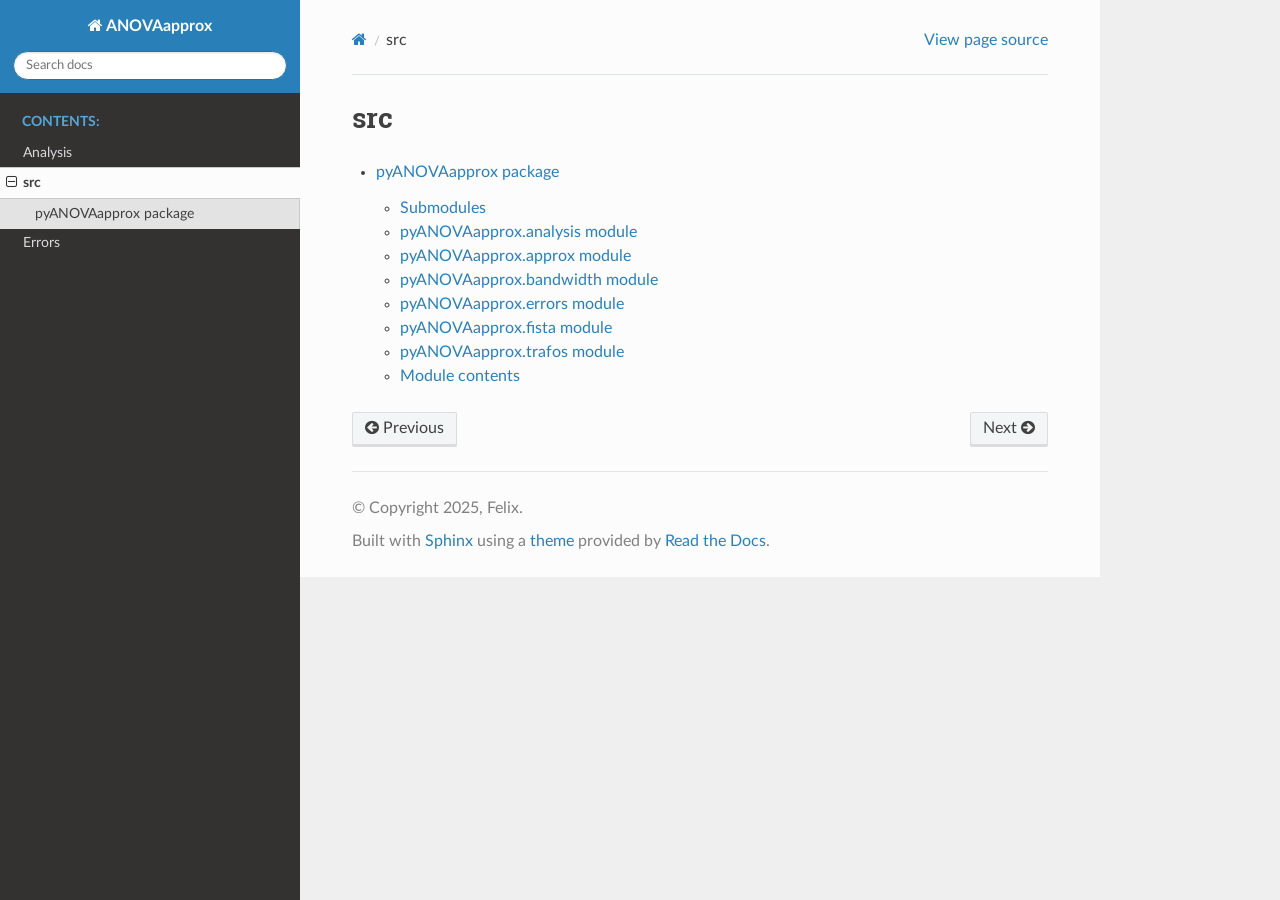
<file: modules.html>
<!DOCTYPE html>
<html class="writer-html5" lang="en" data-content_root="./">
<head>
  <meta charset="utf-8" /><meta name="viewport" content="width=device-width, initial-scale=1" />

  <meta name="viewport" content="width=device-width, initial-scale=1.0" />
  <title>src &mdash; ANOVAapprox 29.07.2025 documentation</title>
      <link rel="stylesheet" type="text/css" href="_static/pygments.css?v=b86133f3" />
      <link rel="stylesheet" type="text/css" href="_static/css/theme.css?v=9edc463e" />

  
      <script src="_static/jquery.js?v=5d32c60e"></script>
      <script src="_static/_sphinx_javascript_frameworks_compat.js?v=2cd50e6c"></script>
      <script src="_static/documentation_options.js?v=f8a20051"></script>
      <script src="_static/doctools.js?v=fd6eb6e6"></script>
      <script src="_static/sphinx_highlight.js?v=6ffebe34"></script>
    <script src="_static/js/theme.js"></script>
    <link rel="index" title="Index" href="genindex.html" />
    <link rel="search" title="Search" href="search.html" />
    <link rel="next" title="pyANOVAapprox package" href="pyANOVAapprox.html" />
    <link rel="prev" title="Analysis" href="Analysis.html" /> 
</head>

<body class="wy-body-for-nav"> 
  <div class="wy-grid-for-nav">
    <nav data-toggle="wy-nav-shift" class="wy-nav-side">
      <div class="wy-side-scroll">
        <div class="wy-side-nav-search" >

          
          
          <a href="index.html" class="icon icon-home">
            ANOVAapprox
          </a>
<div role="search">
  <form id="rtd-search-form" class="wy-form" action="search.html" method="get">
    <input type="text" name="q" placeholder="Search docs" aria-label="Search docs" />
    <input type="hidden" name="check_keywords" value="yes" />
    <input type="hidden" name="area" value="default" />
  </form>
</div>
        </div><div class="wy-menu wy-menu-vertical" data-spy="affix" role="navigation" aria-label="Navigation menu">
              <p class="caption" role="heading"><span class="caption-text">Contents:</span></p>
<ul class="current">
<li class="toctree-l1"><a class="reference internal" href="Analysis.html">Analysis</a></li>
<li class="toctree-l1 current"><a class="current reference internal" href="#">src</a><ul>
<li class="toctree-l2"><a class="reference internal" href="pyANOVAapprox.html">pyANOVAapprox package</a></li>
</ul>
</li>
<li class="toctree-l1"><a class="reference internal" href="Errors.html">Errors</a></li>
</ul>

        </div>
      </div>
    </nav>

    <section data-toggle="wy-nav-shift" class="wy-nav-content-wrap"><nav class="wy-nav-top" aria-label="Mobile navigation menu" >
          <i data-toggle="wy-nav-top" class="fa fa-bars"></i>
          <a href="index.html">ANOVAapprox</a>
      </nav>

      <div class="wy-nav-content">
        <div class="rst-content">
          <div role="navigation" aria-label="Page navigation">
  <ul class="wy-breadcrumbs">
      <li><a href="index.html" class="icon icon-home" aria-label="Home"></a></li>
      <li class="breadcrumb-item active">src</li>
      <li class="wy-breadcrumbs-aside">
            <a href="_sources/modules.rst.txt" rel="nofollow"> View page source</a>
      </li>
  </ul>
  <hr/>
</div>
          <div role="main" class="document" itemscope="itemscope" itemtype="http://schema.org/Article">
           <div itemprop="articleBody">
             
  <section id="src">
<h1>src<a class="headerlink" href="#src" title="Link to this heading"></a></h1>
<div class="toctree-wrapper compound">
<ul>
<li class="toctree-l1"><a class="reference internal" href="pyANOVAapprox.html">pyANOVAapprox package</a><ul>
<li class="toctree-l2"><a class="reference internal" href="pyANOVAapprox.html#submodules">Submodules</a></li>
<li class="toctree-l2"><a class="reference internal" href="pyANOVAapprox.html#pyanovaapprox-analysis-module">pyANOVAapprox.analysis module</a></li>
<li class="toctree-l2"><a class="reference internal" href="pyANOVAapprox.html#pyanovaapprox-approx-module">pyANOVAapprox.approx module</a></li>
<li class="toctree-l2"><a class="reference internal" href="pyANOVAapprox.html#pyanovaapprox-bandwidth-module">pyANOVAapprox.bandwidth module</a></li>
<li class="toctree-l2"><a class="reference internal" href="pyANOVAapprox.html#pyanovaapprox-errors-module">pyANOVAapprox.errors module</a></li>
<li class="toctree-l2"><a class="reference internal" href="pyANOVAapprox.html#pyanovaapprox-fista-module">pyANOVAapprox.fista module</a></li>
<li class="toctree-l2"><a class="reference internal" href="pyANOVAapprox.html#pyanovaapprox-trafos-module">pyANOVAapprox.trafos module</a></li>
<li class="toctree-l2"><a class="reference internal" href="pyANOVAapprox.html#module-contents">Module contents</a></li>
</ul>
</li>
</ul>
</div>
</section>


           </div>
          </div>
          <footer><div class="rst-footer-buttons" role="navigation" aria-label="Footer">
        <a href="Analysis.html" class="btn btn-neutral float-left" title="Analysis" accesskey="p" rel="prev"><span class="fa fa-arrow-circle-left" aria-hidden="true"></span> Previous</a>
        <a href="pyANOVAapprox.html" class="btn btn-neutral float-right" title="pyANOVAapprox package" accesskey="n" rel="next">Next <span class="fa fa-arrow-circle-right" aria-hidden="true"></span></a>
    </div>

  <hr/>

  <div role="contentinfo">
    <p>&#169; Copyright 2025, Felix.</p>
  </div>

  Built with <a href="https://www.sphinx-doc.org/">Sphinx</a> using a
    <a href="https://github.com/readthedocs/sphinx_rtd_theme">theme</a>
    provided by <a href="https://readthedocs.org">Read the Docs</a>.
   

</footer>
        </div>
      </div>
    </section>
  </div>
  <script>
      jQuery(function () {
          SphinxRtdTheme.Navigation.enable(true);
      });
  </script> 

</body>
</html>
</file>
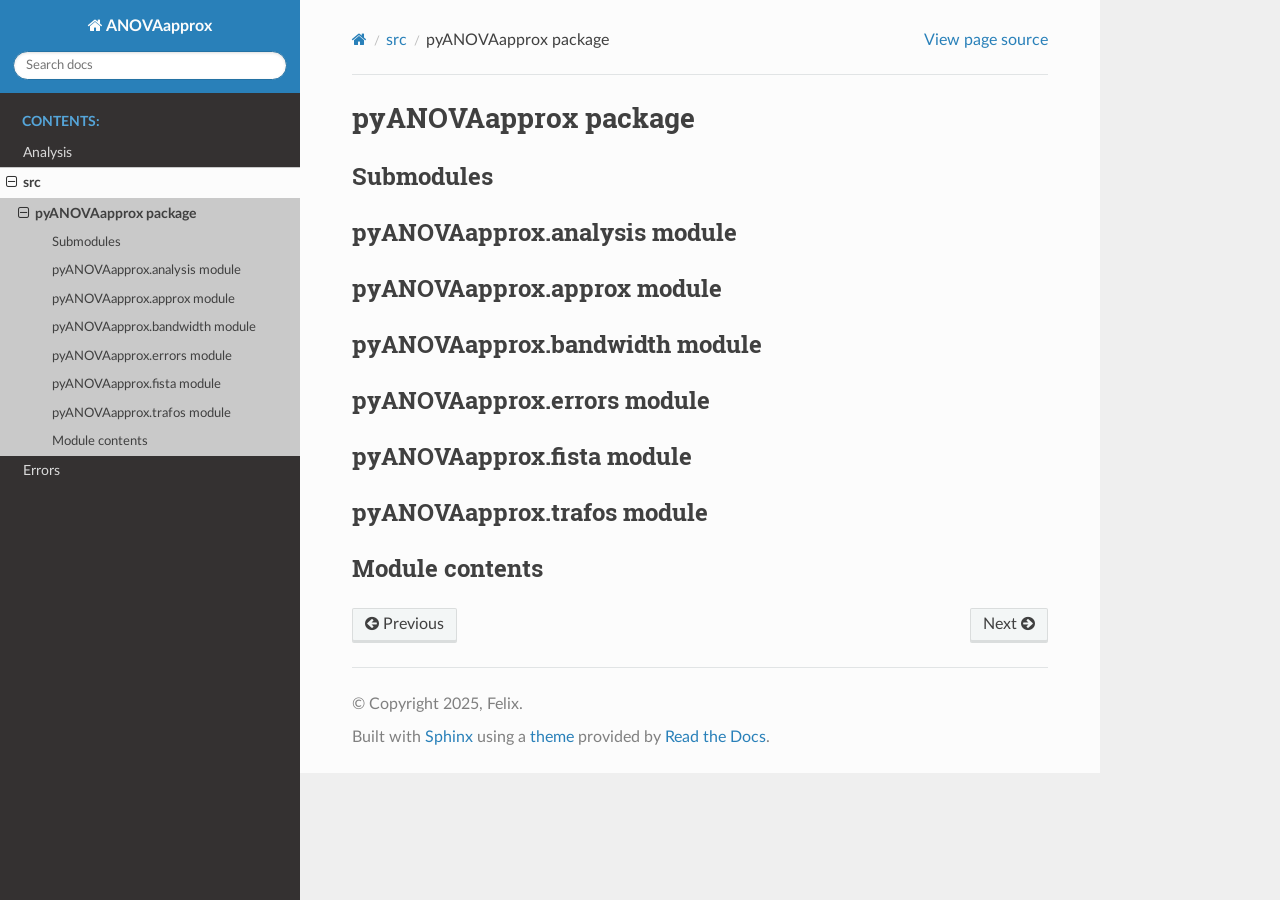
<file: pyANOVAapprox.html>
<!DOCTYPE html>
<html class="writer-html5" lang="en" data-content_root="./">
<head>
  <meta charset="utf-8" /><meta name="viewport" content="width=device-width, initial-scale=1" />

  <meta name="viewport" content="width=device-width, initial-scale=1.0" />
  <title>pyANOVAapprox package &mdash; ANOVAapprox 29.07.2025 documentation</title>
      <link rel="stylesheet" type="text/css" href="_static/pygments.css?v=b86133f3" />
      <link rel="stylesheet" type="text/css" href="_static/css/theme.css?v=9edc463e" />

  
      <script src="_static/jquery.js?v=5d32c60e"></script>
      <script src="_static/_sphinx_javascript_frameworks_compat.js?v=2cd50e6c"></script>
      <script src="_static/documentation_options.js?v=f8a20051"></script>
      <script src="_static/doctools.js?v=fd6eb6e6"></script>
      <script src="_static/sphinx_highlight.js?v=6ffebe34"></script>
    <script src="_static/js/theme.js"></script>
    <link rel="index" title="Index" href="genindex.html" />
    <link rel="search" title="Search" href="search.html" />
    <link rel="next" title="Errors" href="Errors.html" />
    <link rel="prev" title="src" href="modules.html" /> 
</head>

<body class="wy-body-for-nav"> 
  <div class="wy-grid-for-nav">
    <nav data-toggle="wy-nav-shift" class="wy-nav-side">
      <div class="wy-side-scroll">
        <div class="wy-side-nav-search" >

          
          
          <a href="index.html" class="icon icon-home">
            ANOVAapprox
          </a>
<div role="search">
  <form id="rtd-search-form" class="wy-form" action="search.html" method="get">
    <input type="text" name="q" placeholder="Search docs" aria-label="Search docs" />
    <input type="hidden" name="check_keywords" value="yes" />
    <input type="hidden" name="area" value="default" />
  </form>
</div>
        </div><div class="wy-menu wy-menu-vertical" data-spy="affix" role="navigation" aria-label="Navigation menu">
              <p class="caption" role="heading"><span class="caption-text">Contents:</span></p>
<ul class="current">
<li class="toctree-l1"><a class="reference internal" href="Analysis.html">Analysis</a></li>
<li class="toctree-l1 current"><a class="reference internal" href="modules.html">src</a><ul class="current">
<li class="toctree-l2 current"><a class="current reference internal" href="#">pyANOVAapprox package</a><ul>
<li class="toctree-l3"><a class="reference internal" href="#submodules">Submodules</a></li>
<li class="toctree-l3"><a class="reference internal" href="#pyanovaapprox-analysis-module">pyANOVAapprox.analysis module</a></li>
<li class="toctree-l3"><a class="reference internal" href="#pyanovaapprox-approx-module">pyANOVAapprox.approx module</a></li>
<li class="toctree-l3"><a class="reference internal" href="#pyanovaapprox-bandwidth-module">pyANOVAapprox.bandwidth module</a></li>
<li class="toctree-l3"><a class="reference internal" href="#pyanovaapprox-errors-module">pyANOVAapprox.errors module</a></li>
<li class="toctree-l3"><a class="reference internal" href="#pyanovaapprox-fista-module">pyANOVAapprox.fista module</a></li>
<li class="toctree-l3"><a class="reference internal" href="#pyanovaapprox-trafos-module">pyANOVAapprox.trafos module</a></li>
<li class="toctree-l3"><a class="reference internal" href="#module-contents">Module contents</a></li>
</ul>
</li>
</ul>
</li>
<li class="toctree-l1"><a class="reference internal" href="Errors.html">Errors</a></li>
</ul>

        </div>
      </div>
    </nav>

    <section data-toggle="wy-nav-shift" class="wy-nav-content-wrap"><nav class="wy-nav-top" aria-label="Mobile navigation menu" >
          <i data-toggle="wy-nav-top" class="fa fa-bars"></i>
          <a href="index.html">ANOVAapprox</a>
      </nav>

      <div class="wy-nav-content">
        <div class="rst-content">
          <div role="navigation" aria-label="Page navigation">
  <ul class="wy-breadcrumbs">
      <li><a href="index.html" class="icon icon-home" aria-label="Home"></a></li>
          <li class="breadcrumb-item"><a href="modules.html">src</a></li>
      <li class="breadcrumb-item active">pyANOVAapprox package</li>
      <li class="wy-breadcrumbs-aside">
            <a href="_sources/pyANOVAapprox.rst.txt" rel="nofollow"> View page source</a>
      </li>
  </ul>
  <hr/>
</div>
          <div role="main" class="document" itemscope="itemscope" itemtype="http://schema.org/Article">
           <div itemprop="articleBody">
             
  <section id="pyanovaapprox-package">
<h1>pyANOVAapprox package<a class="headerlink" href="#pyanovaapprox-package" title="Link to this heading"></a></h1>
<section id="submodules">
<h2>Submodules<a class="headerlink" href="#submodules" title="Link to this heading"></a></h2>
</section>
<section id="pyanovaapprox-analysis-module">
<h2>pyANOVAapprox.analysis module<a class="headerlink" href="#pyanovaapprox-analysis-module" title="Link to this heading"></a></h2>
</section>
<section id="pyanovaapprox-approx-module">
<h2>pyANOVAapprox.approx module<a class="headerlink" href="#pyanovaapprox-approx-module" title="Link to this heading"></a></h2>
</section>
<section id="pyanovaapprox-bandwidth-module">
<h2>pyANOVAapprox.bandwidth module<a class="headerlink" href="#pyanovaapprox-bandwidth-module" title="Link to this heading"></a></h2>
</section>
<section id="pyanovaapprox-errors-module">
<h2>pyANOVAapprox.errors module<a class="headerlink" href="#pyanovaapprox-errors-module" title="Link to this heading"></a></h2>
</section>
<section id="pyanovaapprox-fista-module">
<h2>pyANOVAapprox.fista module<a class="headerlink" href="#pyanovaapprox-fista-module" title="Link to this heading"></a></h2>
</section>
<section id="pyanovaapprox-trafos-module">
<h2>pyANOVAapprox.trafos module<a class="headerlink" href="#pyanovaapprox-trafos-module" title="Link to this heading"></a></h2>
</section>
<section id="module-contents">
<h2>Module contents<a class="headerlink" href="#module-contents" title="Link to this heading"></a></h2>
</section>
</section>


           </div>
          </div>
          <footer><div class="rst-footer-buttons" role="navigation" aria-label="Footer">
        <a href="modules.html" class="btn btn-neutral float-left" title="src" accesskey="p" rel="prev"><span class="fa fa-arrow-circle-left" aria-hidden="true"></span> Previous</a>
        <a href="Errors.html" class="btn btn-neutral float-right" title="Errors" accesskey="n" rel="next">Next <span class="fa fa-arrow-circle-right" aria-hidden="true"></span></a>
    </div>

  <hr/>

  <div role="contentinfo">
    <p>&#169; Copyright 2025, Felix.</p>
  </div>

  Built with <a href="https://www.sphinx-doc.org/">Sphinx</a> using a
    <a href="https://github.com/readthedocs/sphinx_rtd_theme">theme</a>
    provided by <a href="https://readthedocs.org">Read the Docs</a>.
   

</footer>
        </div>
      </div>
    </section>
  </div>
  <script>
      jQuery(function () {
          SphinxRtdTheme.Navigation.enable(true);
      });
  </script> 

</body>
</html>
</file>
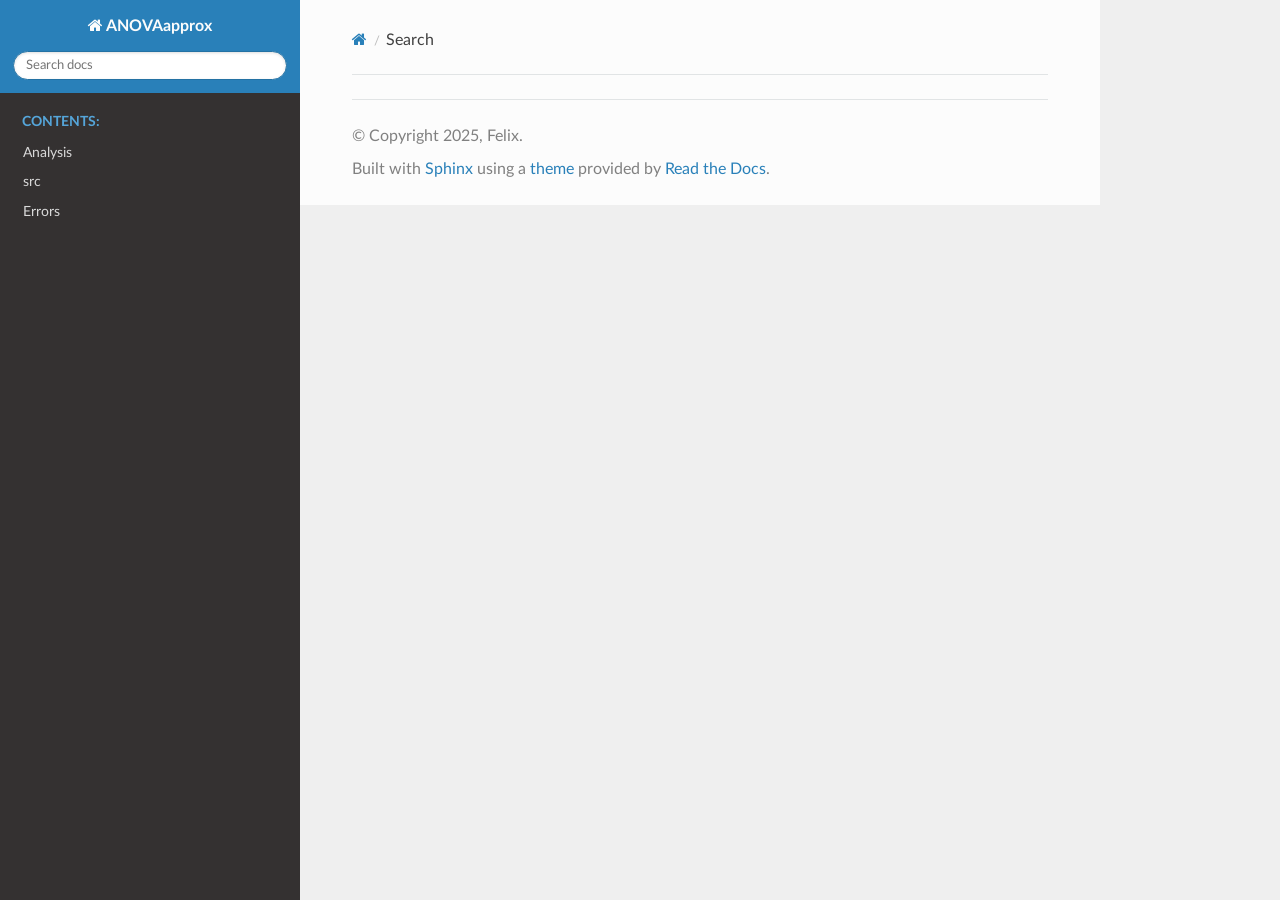
<file: search.html>
<!DOCTYPE html>
<html class="writer-html5" lang="en" data-content_root="./">
<head>
  <meta charset="utf-8" />
  <meta name="viewport" content="width=device-width, initial-scale=1.0" />
  <title>Search &mdash; ANOVAapprox 29.07.2025 documentation</title>
      <link rel="stylesheet" type="text/css" href="_static/pygments.css?v=b86133f3" />
      <link rel="stylesheet" type="text/css" href="_static/css/theme.css?v=9edc463e" />

  
    
      <script src="_static/jquery.js?v=5d32c60e"></script>
      <script src="_static/_sphinx_javascript_frameworks_compat.js?v=2cd50e6c"></script>
      <script src="_static/documentation_options.js?v=f8a20051"></script>
      <script src="_static/doctools.js?v=fd6eb6e6"></script>
      <script src="_static/sphinx_highlight.js?v=6ffebe34"></script>
    <script src="_static/js/theme.js"></script>
    <script src="_static/searchtools.js"></script>
    <script src="_static/language_data.js"></script>
    <link rel="index" title="Index" href="genindex.html" />
    <link rel="search" title="Search" href="#" /> 
</head>

<body class="wy-body-for-nav"> 
  <div class="wy-grid-for-nav">
    <nav data-toggle="wy-nav-shift" class="wy-nav-side">
      <div class="wy-side-scroll">
        <div class="wy-side-nav-search" >

          
          
          <a href="index.html" class="icon icon-home">
            ANOVAapprox
          </a>
<div role="search">
  <form id="rtd-search-form" class="wy-form" action="#" method="get">
    <input type="text" name="q" placeholder="Search docs" aria-label="Search docs" />
    <input type="hidden" name="check_keywords" value="yes" />
    <input type="hidden" name="area" value="default" />
  </form>
</div>
        </div><div class="wy-menu wy-menu-vertical" data-spy="affix" role="navigation" aria-label="Navigation menu">
              <p class="caption" role="heading"><span class="caption-text">Contents:</span></p>
<ul>
<li class="toctree-l1"><a class="reference internal" href="Analysis.html">Analysis</a></li>
<li class="toctree-l1"><a class="reference internal" href="modules.html">src</a></li>
<li class="toctree-l1"><a class="reference internal" href="Errors.html">Errors</a></li>
</ul>

        </div>
      </div>
    </nav>

    <section data-toggle="wy-nav-shift" class="wy-nav-content-wrap"><nav class="wy-nav-top" aria-label="Mobile navigation menu" >
          <i data-toggle="wy-nav-top" class="fa fa-bars"></i>
          <a href="index.html">ANOVAapprox</a>
      </nav>

      <div class="wy-nav-content">
        <div class="rst-content">
          <div role="navigation" aria-label="Page navigation">
  <ul class="wy-breadcrumbs">
      <li><a href="index.html" class="icon icon-home" aria-label="Home"></a></li>
      <li class="breadcrumb-item active">Search</li>
      <li class="wy-breadcrumbs-aside">
      </li>
  </ul>
  <hr/>
</div>
          <div role="main" class="document" itemscope="itemscope" itemtype="http://schema.org/Article">
           <div itemprop="articleBody">
             
  <noscript>
  <div id="fallback" class="admonition warning">
    <p class="last">
      Please activate JavaScript to enable the search functionality.
    </p>
  </div>
  </noscript>

  
  <div id="search-results">
  
  </div>

           </div>
          </div>
          <footer>

  <hr/>

  <div role="contentinfo">
    <p>&#169; Copyright 2025, Felix.</p>
  </div>

  Built with <a href="https://www.sphinx-doc.org/">Sphinx</a> using a
    <a href="https://github.com/readthedocs/sphinx_rtd_theme">theme</a>
    provided by <a href="https://readthedocs.org">Read the Docs</a>.
   

</footer>
        </div>
      </div>
    </section>
  </div>
  <script>
      jQuery(function () {
          SphinxRtdTheme.Navigation.enable(true);
      });
  </script>
  <script>
    jQuery(function() { Search.loadIndex("searchindex.js"); });
  </script>
  
  <script id="searchindexloader"></script>
   


</body>
</html>
</file>
<file: _static/pygments.css>
pre { line-height: 125%; }
td.linenos .normal { color: inherit; background-color: transparent; padding-left: 5px; padding-right: 5px; }
span.linenos { color: inherit; background-color: transparent; padding-left: 5px; padding-right: 5px; }
td.linenos .special { color: #000000; background-color: #ffffc0; padding-left: 5px; padding-right: 5px; }
span.linenos.special { color: #000000; background-color: #ffffc0; padding-left: 5px; padding-right: 5px; }
.highlight .hll { background-color: #ffffcc }
.highlight { background: #f8f8f8; }
.highlight .c { color: #3D7B7B; font-style: italic } /* Comment */
.highlight .err { border: 1px solid #F00 } /* Error */
.highlight .k { color: #008000; font-weight: bold } /* Keyword */
.highlight .o { color: #666 } /* Operator */
.highlight .ch { color: #3D7B7B; font-style: italic } /* Comment.Hashbang */
.highlight .cm { color: #3D7B7B; font-style: italic } /* Comment.Multiline */
.highlight .cp { color: #9C6500 } /* Comment.Preproc */
.highlight .cpf { color: #3D7B7B; font-style: italic } /* Comment.PreprocFile */
.highlight .c1 { color: #3D7B7B; font-style: italic } /* Comment.Single */
.highlight .cs { color: #3D7B7B; font-style: italic } /* Comment.Special */
.highlight .gd { color: #A00000 } /* Generic.Deleted */
.highlight .ge { font-style: italic } /* Generic.Emph */
.highlight .ges { font-weight: bold; font-style: italic } /* Generic.EmphStrong */
.highlight .gr { color: #E40000 } /* Generic.Error */
.highlight .gh { color: #000080; font-weight: bold } /* Generic.Heading */
.highlight .gi { color: #008400 } /* Generic.Inserted */
.highlight .go { color: #717171 } /* Generic.Output */
.highlight .gp { color: #000080; font-weight: bold } /* Generic.Prompt */
.highlight .gs { font-weight: bold } /* Generic.Strong */
.highlight .gu { color: #800080; font-weight: bold } /* Generic.Subheading */
.highlight .gt { color: #04D } /* Generic.Traceback */
.highlight .kc { color: #008000; font-weight: bold } /* Keyword.Constant */
.highlight .kd { color: #008000; font-weight: bold } /* Keyword.Declaration */
.highlight .kn { color: #008000; font-weight: bold } /* Keyword.Namespace */
.highlight .kp { color: #008000 } /* Keyword.Pseudo */
.highlight .kr { color: #008000; font-weight: bold } /* Keyword.Reserved */
.highlight .kt { color: #B00040 } /* Keyword.Type */
.highlight .m { color: #666 } /* Literal.Number */
.highlight .s { color: #BA2121 } /* Literal.String */
.highlight .na { color: #687822 } /* Name.Attribute */
.highlight .nb { color: #008000 } /* Name.Builtin */
.highlight .nc { color: #00F; font-weight: bold } /* Name.Class */
.highlight .no { color: #800 } /* Name.Constant */
.highlight .nd { color: #A2F } /* Name.Decorator */
.highlight .ni { color: #717171; font-weight: bold } /* Name.Entity */
.highlight .ne { color: #CB3F38; font-weight: bold } /* Name.Exception */
.highlight .nf { color: #00F } /* Name.Function */
.highlight .nl { color: #767600 } /* Name.Label */
.highlight .nn { color: #00F; font-weight: bold } /* Name.Namespace */
.highlight .nt { color: #008000; font-weight: bold } /* Name.Tag */
.highlight .nv { color: #19177C } /* Name.Variable */
.highlight .ow { color: #A2F; font-weight: bold } /* Operator.Word */
.highlight .w { color: #BBB } /* Text.Whitespace */
.highlight .mb { color: #666 } /* Literal.Number.Bin */
.highlight .mf { color: #666 } /* Literal.Number.Float */
.highlight .mh { color: #666 } /* Literal.Number.Hex */
.highlight .mi { color: #666 } /* Literal.Number.Integer */
.highlight .mo { color: #666 } /* Literal.Number.Oct */
.highlight .sa { color: #BA2121 } /* Literal.String.Affix */
.highlight .sb { color: #BA2121 } /* Literal.String.Backtick */
.highlight .sc { color: #BA2121 } /* Literal.String.Char */
.highlight .dl { color: #BA2121 } /* Literal.String.Delimiter */
.highlight .sd { color: #BA2121; font-style: italic } /* Literal.String.Doc */
.highlight .s2 { color: #BA2121 } /* Literal.String.Double */
.highlight .se { color: #AA5D1F; font-weight: bold } /* Literal.String.Escape */
.highlight .sh { color: #BA2121 } /* Literal.String.Heredoc */
.highlight .si { color: #A45A77; font-weight: bold } /* Literal.String.Interpol */
.highlight .sx { color: #008000 } /* Literal.String.Other */
.highlight .sr { color: #A45A77 } /* Literal.String.Regex */
.highlight .s1 { color: #BA2121 } /* Literal.String.Single */
.highlight .ss { color: #19177C } /* Literal.String.Symbol */
.highlight .bp { color: #008000 } /* Name.Builtin.Pseudo */
.highlight .fm { color: #00F } /* Name.Function.Magic */
.highlight .vc { color: #19177C } /* Name.Variable.Class */
.highlight .vg { color: #19177C } /* Name.Variable.Global */
.highlight .vi { color: #19177C } /* Name.Variable.Instance */
.highlight .vm { color: #19177C } /* Name.Variable.Magic */
.highlight .il { color: #666 } /* Literal.Number.Integer.Long */
</file>
<file: _static/css/theme.css>
html{box-sizing:border-box}*,:after,:before{box-sizing:inherit}article,aside,details,figcaption,figure,footer,header,hgroup,nav,section{display:block}audio,canvas,video{display:inline-block;*display:inline;*zoom:1}[hidden],audio:not([controls]){display:none}*{-webkit-box-sizing:border-box;-moz-box-sizing:border-box;box-sizing:border-box}html{font-size:100%;-webkit-text-size-adjust:100%;-ms-text-size-adjust:100%}body{margin:0}a:active,a:hover{outline:0}abbr[title]{border-bottom:1px dotted}b,strong{font-weight:700}blockquote{margin:0}dfn{font-style:italic}ins{background:#ff9;text-decoration:none}ins,mark{color:#000}mark{background:#ff0;font-style:italic;font-weight:700}.rst-content code,.rst-content tt,code,kbd,pre,samp{font-family:monospace,serif;_font-family:courier new,monospace;font-size:1em}pre{white-space:pre}q{quotes:none}q:after,q:before{content:"";content:none}small{font-size:85%}sub,sup{font-size:75%;line-height:0;position:relative;vertical-align:baseline}sup{top:-.5em}sub{bottom:-.25em}dl,ol,ul{margin:0;padding:0;list-style:none;list-style-image:none}li{list-style:none}dd{margin:0}img{border:0;-ms-interpolation-mode:bicubic;vertical-align:middle;max-width:100%}svg:not(:root){overflow:hidden}figure,form{margin:0}label{cursor:pointer}button,input,select,textarea{font-size:100%;margin:0;vertical-align:baseline;*vertical-align:middle}button,input{line-height:normal}button,input[type=button],input[type=reset],input[type=submit]{cursor:pointer;-webkit-appearance:button;*overflow:visible}button[disabled],input[disabled]{cursor:default}input[type=search]{-webkit-appearance:textfield;-moz-box-sizing:content-box;-webkit-box-sizing:content-box;box-sizing:content-box}textarea{resize:vertical}table{border-collapse:collapse;border-spacing:0}td{vertical-align:top}.chromeframe{margin:.2em 0;background:#ccc;color:#000;padding:.2em 0}.ir{display:block;border:0;text-indent:-999em;overflow:hidden;background-color:transparent;background-repeat:no-repeat;text-align:left;direction:ltr;*line-height:0}.ir br{display:none}.hidden{display:none!important;visibility:hidden}.visuallyhidden{border:0;clip:rect(0 0 0 0);height:1px;margin:-1px;overflow:hidden;padding:0;position:absolute;width:1px}.visuallyhidden.focusable:active,.visuallyhidden.focusable:focus{clip:auto;height:auto;margin:0;overflow:visible;position:static;width:auto}.invisible{visibility:hidden}.relative{position:relative}big,small{font-size:100%}@media print{body,html,section{background:none!important}*{box-shadow:none!important;text-shadow:none!important;filter:none!important;-ms-filter:none!important}a,a:visited{text-decoration:underline}.ir a:after,a[href^="#"]:after,a[href^="javascript:"]:after{content:""}blockquote,pre{page-break-inside:avoid}thead{display:table-header-group}img,tr{page-break-inside:avoid}img{max-width:100%!important}@page{margin:.5cm}.rst-content .toctree-wrapper>p.caption,h2,h3,p{orphans:3;widows:3}.rst-content .toctree-wrapper>p.caption,h2,h3{page-break-after:avoid}}.btn,.fa:before,.icon:before,.rst-content .admonition,.rst-content .admonition-title:before,.rst-content .admonition-todo,.rst-content .attention,.rst-content .caution,.rst-content .code-block-caption .headerlink:before,.rst-content .danger,.rst-content .eqno .headerlink:before,.rst-content .error,.rst-content .hint,.rst-content .important,.rst-content .note,.rst-content .seealso,.rst-content .tip,.rst-content .warning,.rst-content code.download span:first-child:before,.rst-content dl dt .headerlink:before,.rst-content h1 .headerlink:before,.rst-content h2 .headerlink:before,.rst-content h3 .headerlink:before,.rst-content h4 .headerlink:before,.rst-content h5 .headerlink:before,.rst-content h6 .headerlink:before,.rst-content p.caption .headerlink:before,.rst-content p .headerlink:before,.rst-content table>caption .headerlink:before,.rst-content tt.download span:first-child:before,.wy-alert,.wy-dropdown .caret:before,.wy-inline-validate.wy-inline-validate-danger .wy-input-context:before,.wy-inline-validate.wy-inline-validate-info .wy-input-context:before,.wy-inline-validate.wy-inline-validate-success .wy-input-context:before,.wy-inline-validate.wy-inline-validate-warning .wy-input-context:before,.wy-menu-vertical li.current>a button.toctree-expand:before,.wy-menu-vertical li.on a button.toctree-expand:before,.wy-menu-vertical li button.toctree-expand:before,input[type=color],input[type=date],input[type=datetime-local],input[type=datetime],input[type=email],input[type=month],input[type=number],input[type=password],input[type=search],input[type=tel],input[type=text],input[type=time],input[type=url],input[type=week],select,textarea{-webkit-font-smoothing:antialiased}.clearfix{*zoom:1}.clearfix:after,.clearfix:before{display:table;content:""}.clearfix:after{clear:both}/*!
 *  Font Awesome 4.7.0 by @davegandy - http://fontawesome.io - @fontawesome
 *  License - http://fontawesome.io/license (Font: SIL OFL 1.1, CSS: MIT License)
 */@font-face{font-family:FontAwesome;src:url(fonts/fontawesome-webfont.eot?674f50d287a8c48dc19ba404d20fe713);src:url(fonts/fontawesome-webfont.eot?674f50d287a8c48dc19ba404d20fe713?#iefix&v=4.7.0) format("embedded-opentype"),url(fonts/fontawesome-webfont.woff2?af7ae505a9eed503f8b8e6982036873e) format("woff2"),url(fonts/fontawesome-webfont.woff?fee66e712a8a08eef5805a46892932ad) format("woff"),url(fonts/fontawesome-webfont.ttf?b06871f281fee6b241d60582ae9369b9) format("truetype"),url(fonts/fontawesome-webfont.svg?912ec66d7572ff821749319396470bde#fontawesomeregular) format("svg");font-weight:400;font-style:normal}.fa,.icon,.rst-content .admonition-title,.rst-content .code-block-caption .headerlink,.rst-content .eqno .headerlink,.rst-content code.download span:first-child,.rst-content dl dt .headerlink,.rst-content h1 .headerlink,.rst-content h2 .headerlink,.rst-content h3 .headerlink,.rst-content h4 .headerlink,.rst-content h5 .headerlink,.rst-content h6 .headerlink,.rst-content p.caption .headerlink,.rst-content p .headerlink,.rst-content table>caption .headerlink,.rst-content tt.download span:first-child,.wy-menu-vertical li.current>a button.toctree-expand,.wy-menu-vertical li.on a button.toctree-expand,.wy-menu-vertical li button.toctree-expand{display:inline-block;font:normal normal normal 14px/1 FontAwesome;font-size:inherit;text-rendering:auto;-webkit-font-smoothing:antialiased;-moz-osx-font-smoothing:grayscale}.fa-lg{font-size:1.33333em;line-height:.75em;vertical-align:-15%}.fa-2x{font-size:2em}.fa-3x{font-size:3em}.fa-4x{font-size:4em}.fa-5x{font-size:5em}.fa-fw{width:1.28571em;text-align:center}.fa-ul{padding-left:0;margin-left:2.14286em;list-style-type:none}.fa-ul>li{position:relative}.fa-li{position:absolute;left:-2.14286em;width:2.14286em;top:.14286em;text-align:center}.fa-li.fa-lg{left:-1.85714em}.fa-border{padding:.2em .25em .15em;border:.08em solid #eee;border-radius:.1em}.fa-pull-left{float:left}.fa-pull-right{float:right}.fa-pull-left.icon,.fa.fa-pull-left,.rst-content .code-block-caption .fa-pull-left.headerlink,.rst-content .eqno .fa-pull-left.headerlink,.rst-content .fa-pull-left.admonition-title,.rst-content code.download span.fa-pull-left:first-child,.rst-content dl dt .fa-pull-left.headerlink,.rst-content h1 .fa-pull-left.headerlink,.rst-content h2 .fa-pull-left.headerlink,.rst-content h3 .fa-pull-left.headerlink,.rst-content h4 .fa-pull-left.headerlink,.rst-content h5 .fa-pull-left.headerlink,.rst-content h6 .fa-pull-left.headerlink,.rst-content p .fa-pull-left.headerlink,.rst-content table>caption .fa-pull-left.headerlink,.rst-content tt.download span.fa-pull-left:first-child,.wy-menu-vertical li.current>a button.fa-pull-left.toctree-expand,.wy-menu-vertical li.on a button.fa-pull-left.toctree-expand,.wy-menu-vertical li button.fa-pull-left.toctree-expand{margin-right:.3em}.fa-pull-right.icon,.fa.fa-pull-right,.rst-content .code-block-caption .fa-pull-right.headerlink,.rst-content .eqno .fa-pull-right.headerlink,.rst-content .fa-pull-right.admonition-title,.rst-content code.download span.fa-pull-right:first-child,.rst-content dl dt .fa-pull-right.headerlink,.rst-content h1 .fa-pull-right.headerlink,.rst-content h2 .fa-pull-right.headerlink,.rst-content h3 .fa-pull-right.headerlink,.rst-content h4 .fa-pull-right.headerlink,.rst-content h5 .fa-pull-right.headerlink,.rst-content h6 .fa-pull-right.headerlink,.rst-content p .fa-pull-right.headerlink,.rst-content table>caption .fa-pull-right.headerlink,.rst-content tt.download span.fa-pull-right:first-child,.wy-menu-vertical li.current>a button.fa-pull-right.toctree-expand,.wy-menu-vertical li.on a button.fa-pull-right.toctree-expand,.wy-menu-vertical li button.fa-pull-right.toctree-expand{margin-left:.3em}.pull-right{float:right}.pull-left{float:left}.fa.pull-left,.pull-left.icon,.rst-content .code-block-caption .pull-left.headerlink,.rst-content .eqno .pull-left.headerlink,.rst-content .pull-left.admonition-title,.rst-content code.download span.pull-left:first-child,.rst-content dl dt .pull-left.headerlink,.rst-content h1 .pull-left.headerlink,.rst-content h2 .pull-left.headerlink,.rst-content h3 .pull-left.headerlink,.rst-content h4 .pull-left.headerlink,.rst-content h5 .pull-left.headerlink,.rst-content h6 .pull-left.headerlink,.rst-content p .pull-left.headerlink,.rst-content table>caption .pull-left.headerlink,.rst-content tt.download span.pull-left:first-child,.wy-menu-vertical li.current>a button.pull-left.toctree-expand,.wy-menu-vertical li.on a button.pull-left.toctree-expand,.wy-menu-vertical li button.pull-left.toctree-expand{margin-right:.3em}.fa.pull-right,.pull-right.icon,.rst-content .code-block-caption .pull-right.headerlink,.rst-content .eqno .pull-right.headerlink,.rst-content .pull-right.admonition-title,.rst-content code.download span.pull-right:first-child,.rst-content dl dt .pull-right.headerlink,.rst-content h1 .pull-right.headerlink,.rst-content h2 .pull-right.headerlink,.rst-content h3 .pull-right.headerlink,.rst-content h4 .pull-right.headerlink,.rst-content h5 .pull-right.headerlink,.rst-content h6 .pull-right.headerlink,.rst-content p .pull-right.headerlink,.rst-content table>caption .pull-right.headerlink,.rst-content tt.download span.pull-right:first-child,.wy-menu-vertical li.current>a button.pull-right.toctree-expand,.wy-menu-vertical li.on a button.pull-right.toctree-expand,.wy-menu-vertical li button.pull-right.toctree-expand{margin-left:.3em}.fa-spin{-webkit-animation:fa-spin 2s linear infinite;animation:fa-spin 2s linear infinite}.fa-pulse{-webkit-animation:fa-spin 1s steps(8) infinite;animation:fa-spin 1s steps(8) infinite}@-webkit-keyframes fa-spin{0%{-webkit-transform:rotate(0deg);transform:rotate(0deg)}to{-webkit-transform:rotate(359deg);transform:rotate(359deg)}}@keyframes fa-spin{0%{-webkit-transform:rotate(0deg);transform:rotate(0deg)}to{-webkit-transform:rotate(359deg);transform:rotate(359deg)}}.fa-rotate-90{-ms-filter:"progid:DXImageTransform.Microsoft.BasicImage(rotation=1)";-webkit-transform:rotate(90deg);-ms-transform:rotate(90deg);transform:rotate(90deg)}.fa-rotate-180{-ms-filter:"progid:DXImageTransform.Microsoft.BasicImage(rotation=2)";-webkit-transform:rotate(180deg);-ms-transform:rotate(180deg);transform:rotate(180deg)}.fa-rotate-270{-ms-filter:"progid:DXImageTransform.Microsoft.BasicImage(rotation=3)";-webkit-transform:rotate(270deg);-ms-transform:rotate(270deg);transform:rotate(270deg)}.fa-flip-horizontal{-ms-filter:"progid:DXImageTransform.Microsoft.BasicImage(rotation=0, mirror=1)";-webkit-transform:scaleX(-1);-ms-transform:scaleX(-1);transform:scaleX(-1)}.fa-flip-vertical{-ms-filter:"progid:DXImageTransform.Microsoft.BasicImage(rotation=2, mirror=1)";-webkit-transform:scaleY(-1);-ms-transform:scaleY(-1);transform:scaleY(-1)}:root .fa-flip-horizontal,:root .fa-flip-vertical,:root .fa-rotate-90,:root .fa-rotate-180,:root .fa-rotate-270{filter:none}.fa-stack{position:relative;display:inline-block;width:2em;height:2em;line-height:2em;vertical-align:middle}.fa-stack-1x,.fa-stack-2x{position:absolute;left:0;width:100%;text-align:center}.fa-stack-1x{line-height:inherit}.fa-stack-2x{font-size:2em}.fa-inverse{color:#fff}.fa-glass:before{content:""}.fa-music:before{content:""}.fa-search:before,.icon-search:before{content:""}.fa-envelope-o:before{content:""}.fa-heart:before{content:""}.fa-star:before{content:""}.fa-star-o:before{content:""}.fa-user:before{content:""}.fa-film:before{content:""}.fa-th-large:before{content:""}.fa-th:before{content:""}.fa-th-list:before{content:""}.fa-check:before{content:""}.fa-close:before,.fa-remove:before,.fa-times:before{content:""}.fa-search-plus:before{content:""}.fa-search-minus:before{content:""}.fa-power-off:before{content:""}.fa-signal:before{content:""}.fa-cog:before,.fa-gear:before{content:""}.fa-trash-o:before{content:""}.fa-home:before,.icon-home:before{content:""}.fa-file-o:before{content:""}.fa-clock-o:before{content:""}.fa-road:before{content:""}.fa-download:before,.rst-content code.download span:first-child:before,.rst-content tt.download span:first-child:before{content:""}.fa-arrow-circle-o-down:before{content:""}.fa-arrow-circle-o-up:before{content:""}.fa-inbox:before{content:""}.fa-play-circle-o:before{content:""}.fa-repeat:before,.fa-rotate-right:before{content:""}.fa-refresh:before{content:""}.fa-list-alt:before{content:""}.fa-lock:before{content:""}.fa-flag:before{content:""}.fa-headphones:before{content:""}.fa-volume-off:before{content:""}.fa-volume-down:before{content:""}.fa-volume-up:before{content:""}.fa-qrcode:before{content:""}.fa-barcode:before{content:""}.fa-tag:before{content:""}.fa-tags:before{content:""}.fa-book:before,.icon-book:before{content:""}.fa-bookmark:before{content:""}.fa-print:before{content:""}.fa-camera:before{content:""}.fa-font:before{content:""}.fa-bold:before{content:""}.fa-italic:before{content:""}.fa-text-height:before{content:""}.fa-text-width:before{content:""}.fa-align-left:before{content:""}.fa-align-center:before{content:""}.fa-align-right:before{content:""}.fa-align-justify:before{content:""}.fa-list:before{content:""}.fa-dedent:before,.fa-outdent:before{content:""}.fa-indent:before{content:""}.fa-video-camera:before{content:""}.fa-image:before,.fa-photo:before,.fa-picture-o:before{content:""}.fa-pencil:before{content:""}.fa-map-marker:before{content:""}.fa-adjust:before{content:""}.fa-tint:before{content:""}.fa-edit:before,.fa-pencil-square-o:before{content:""}.fa-share-square-o:before{content:""}.fa-check-square-o:before{content:""}.fa-arrows:before{content:""}.fa-step-backward:before{content:""}.fa-fast-backward:before{content:""}.fa-backward:before{content:""}.fa-play:before{content:""}.fa-pause:before{content:""}.fa-stop:before{content:""}.fa-forward:before{content:""}.fa-fast-forward:before{content:""}.fa-step-forward:before{content:""}.fa-eject:before{content:""}.fa-chevron-left:before{content:""}.fa-chevron-right:before{content:""}.fa-plus-circle:before{content:""}.fa-minus-circle:before{content:""}.fa-times-circle:before,.wy-inline-validate.wy-inline-validate-danger .wy-input-context:before{content:""}.fa-check-circle:before,.wy-inline-validate.wy-inline-validate-success .wy-input-context:before{content:""}.fa-question-circle:before{content:""}.fa-info-circle:before{content:""}.fa-crosshairs:before{content:""}.fa-times-circle-o:before{content:""}.fa-check-circle-o:before{content:""}.fa-ban:before{content:""}.fa-arrow-left:before{content:""}.fa-arrow-right:before{content:""}.fa-arrow-up:before{content:""}.fa-arrow-down:before{content:""}.fa-mail-forward:before,.fa-share:before{content:""}.fa-expand:before{content:""}.fa-compress:before{content:""}.fa-plus:before{content:""}.fa-minus:before{content:""}.fa-asterisk:before{content:""}.fa-exclamation-circle:before,.rst-content .admonition-title:before,.wy-inline-validate.wy-inline-validate-info .wy-input-context:before,.wy-inline-validate.wy-inline-validate-warning .wy-input-context:before{content:""}.fa-gift:before{content:""}.fa-leaf:before{content:""}.fa-fire:before,.icon-fire:before{content:""}.fa-eye:before{content:""}.fa-eye-slash:before{content:""}.fa-exclamation-triangle:before,.fa-warning:before{content:""}.fa-plane:before{content:""}.fa-calendar:before{content:""}.fa-random:before{content:""}.fa-comment:before{content:""}.fa-magnet:before{content:""}.fa-chevron-up:before{content:""}.fa-chevron-down:before{content:""}.fa-retweet:before{content:""}.fa-shopping-cart:before{content:""}.fa-folder:before{content:""}.fa-folder-open:before{content:""}.fa-arrows-v:before{content:""}.fa-arrows-h:before{content:""}.fa-bar-chart-o:before,.fa-bar-chart:before{content:""}.fa-twitter-square:before{content:""}.fa-facebook-square:before{content:""}.fa-camera-retro:before{content:""}.fa-key:before{content:""}.fa-cogs:before,.fa-gears:before{content:""}.fa-comments:before{content:""}.fa-thumbs-o-up:before{content:""}.fa-thumbs-o-down:before{content:""}.fa-star-half:before{content:""}.fa-heart-o:before{content:""}.fa-sign-out:before{content:""}.fa-linkedin-square:before{content:""}.fa-thumb-tack:before{content:""}.fa-external-link:before{content:""}.fa-sign-in:before{content:""}.fa-trophy:before{content:""}.fa-github-square:before{content:""}.fa-upload:before{content:""}.fa-lemon-o:before{content:""}.fa-phone:before{content:""}.fa-square-o:before{content:""}.fa-bookmark-o:before{content:""}.fa-phone-square:before{content:""}.fa-twitter:before{content:""}.fa-facebook-f:before,.fa-facebook:before{content:""}.fa-github:before,.icon-github:before{content:""}.fa-unlock:before{content:""}.fa-credit-card:before{content:""}.fa-feed:before,.fa-rss:before{content:""}.fa-hdd-o:before{content:""}.fa-bullhorn:before{content:""}.fa-bell:before{content:""}.fa-certificate:before{content:""}.fa-hand-o-right:before{content:""}.fa-hand-o-left:before{content:""}.fa-hand-o-up:before{content:""}.fa-hand-o-down:before{content:""}.fa-arrow-circle-left:before,.icon-circle-arrow-left:before{content:""}.fa-arrow-circle-right:before,.icon-circle-arrow-right:before{content:""}.fa-arrow-circle-up:before{content:""}.fa-arrow-circle-down:before{content:""}.fa-globe:before{content:""}.fa-wrench:before{content:""}.fa-tasks:before{content:""}.fa-filter:before{content:""}.fa-briefcase:before{content:""}.fa-arrows-alt:before{content:""}.fa-group:before,.fa-users:before{content:""}.fa-chain:before,.fa-link:before,.icon-link:before{content:""}.fa-cloud:before{content:""}.fa-flask:before{content:""}.fa-cut:before,.fa-scissors:before{content:""}.fa-copy:before,.fa-files-o:before{content:""}.fa-paperclip:before{content:""}.fa-floppy-o:before,.fa-save:before{content:""}.fa-square:before{content:""}.fa-bars:before,.fa-navicon:before,.fa-reorder:before{content:""}.fa-list-ul:before{content:""}.fa-list-ol:before{content:""}.fa-strikethrough:before{content:""}.fa-underline:before{content:""}.fa-table:before{content:""}.fa-magic:before{content:""}.fa-truck:before{content:""}.fa-pinterest:before{content:""}.fa-pinterest-square:before{content:""}.fa-google-plus-square:before{content:""}.fa-google-plus:before{content:""}.fa-money:before{content:""}.fa-caret-down:before,.icon-caret-down:before,.wy-dropdown .caret:before{content:""}.fa-caret-up:before{content:""}.fa-caret-left:before{content:""}.fa-caret-right:before{content:""}.fa-columns:before{content:""}.fa-sort:before,.fa-unsorted:before{content:""}.fa-sort-desc:before,.fa-sort-down:before{content:""}.fa-sort-asc:before,.fa-sort-up:before{content:""}.fa-envelope:before{content:""}.fa-linkedin:before{content:""}.fa-rotate-left:before,.fa-undo:before{content:""}.fa-gavel:before,.fa-legal:before{content:""}.fa-dashboard:before,.fa-tachometer:before{content:""}.fa-comment-o:before{content:""}.fa-comments-o:before{content:""}.fa-bolt:before,.fa-flash:before{content:""}.fa-sitemap:before{content:""}.fa-umbrella:before{content:""}.fa-clipboard:before,.fa-paste:before{content:""}.fa-lightbulb-o:before{content:""}.fa-exchange:before{content:""}.fa-cloud-download:before{content:""}.fa-cloud-upload:before{content:""}.fa-user-md:before{content:""}.fa-stethoscope:before{content:""}.fa-suitcase:before{content:""}.fa-bell-o:before{content:""}.fa-coffee:before{content:""}.fa-cutlery:before{content:""}.fa-file-text-o:before{content:""}.fa-building-o:before{content:""}.fa-hospital-o:before{content:""}.fa-ambulance:before{content:""}.fa-medkit:before{content:""}.fa-fighter-jet:before{content:""}.fa-beer:before{content:""}.fa-h-square:before{content:""}.fa-plus-square:before{content:""}.fa-angle-double-left:before{content:""}.fa-angle-double-right:before{content:""}.fa-angle-double-up:before{content:""}.fa-angle-double-down:before{content:""}.fa-angle-left:before{content:""}.fa-angle-right:before{content:""}.fa-angle-up:before{content:""}.fa-angle-down:before{content:""}.fa-desktop:before{content:""}.fa-laptop:before{content:""}.fa-tablet:before{content:""}.fa-mobile-phone:before,.fa-mobile:before{content:""}.fa-circle-o:before{content:""}.fa-quote-left:before{content:""}.fa-quote-right:before{content:""}.fa-spinner:before{content:""}.fa-circle:before{content:""}.fa-mail-reply:before,.fa-reply:before{content:""}.fa-github-alt:before{content:""}.fa-folder-o:before{content:""}.fa-folder-open-o:before{content:""}.fa-smile-o:before{content:""}.fa-frown-o:before{content:""}.fa-meh-o:before{content:""}.fa-gamepad:before{content:""}.fa-keyboard-o:before{content:""}.fa-flag-o:before{content:""}.fa-flag-checkered:before{content:""}.fa-terminal:before{content:""}.fa-code:before{content:""}.fa-mail-reply-all:before,.fa-reply-all:before{content:""}.fa-star-half-empty:before,.fa-star-half-full:before,.fa-star-half-o:before{content:""}.fa-location-arrow:before{content:""}.fa-crop:before{content:""}.fa-code-fork:before{content:""}.fa-chain-broken:before,.fa-unlink:before{content:""}.fa-question:before{content:""}.fa-info:before{content:""}.fa-exclamation:before{content:""}.fa-superscript:before{content:""}.fa-subscript:before{content:""}.fa-eraser:before{content:""}.fa-puzzle-piece:before{content:""}.fa-microphone:before{content:""}.fa-microphone-slash:before{content:""}.fa-shield:before{content:""}.fa-calendar-o:before{content:""}.fa-fire-extinguisher:before{content:""}.fa-rocket:before{content:""}.fa-maxcdn:before{content:""}.fa-chevron-circle-left:before{content:""}.fa-chevron-circle-right:before{content:""}.fa-chevron-circle-up:before{content:""}.fa-chevron-circle-down:before{content:""}.fa-html5:before{content:""}.fa-css3:before{content:""}.fa-anchor:before{content:""}.fa-unlock-alt:before{content:""}.fa-bullseye:before{content:""}.fa-ellipsis-h:before{content:""}.fa-ellipsis-v:before{content:""}.fa-rss-square:before{content:""}.fa-play-circle:before{content:""}.fa-ticket:before{content:""}.fa-minus-square:before{content:""}.fa-minus-square-o:before,.wy-menu-vertical li.current>a button.toctree-expand:before,.wy-menu-vertical li.on a button.toctree-expand:before{content:""}.fa-level-up:before{content:""}.fa-level-down:before{content:""}.fa-check-square:before{content:""}.fa-pencil-square:before{content:""}.fa-external-link-square:before{content:""}.fa-share-square:before{content:""}.fa-compass:before{content:""}.fa-caret-square-o-down:before,.fa-toggle-down:before{content:""}.fa-caret-square-o-up:before,.fa-toggle-up:before{content:""}.fa-caret-square-o-right:before,.fa-toggle-right:before{content:""}.fa-eur:before,.fa-euro:before{content:""}.fa-gbp:before{content:""}.fa-dollar:before,.fa-usd:before{content:""}.fa-inr:before,.fa-rupee:before{content:""}.fa-cny:before,.fa-jpy:before,.fa-rmb:before,.fa-yen:before{content:""}.fa-rouble:before,.fa-rub:before,.fa-ruble:before{content:""}.fa-krw:before,.fa-won:before{content:""}.fa-bitcoin:before,.fa-btc:before{content:""}.fa-file:before{content:""}.fa-file-text:before{content:""}.fa-sort-alpha-asc:before{content:""}.fa-sort-alpha-desc:before{content:""}.fa-sort-amount-asc:before{content:""}.fa-sort-amount-desc:before{content:""}.fa-sort-numeric-asc:before{content:""}.fa-sort-numeric-desc:before{content:""}.fa-thumbs-up:before{content:""}.fa-thumbs-down:before{content:""}.fa-youtube-square:before{content:""}.fa-youtube:before{content:""}.fa-xing:before{content:""}.fa-xing-square:before{content:""}.fa-youtube-play:before{content:""}.fa-dropbox:before{content:""}.fa-stack-overflow:before{content:""}.fa-instagram:before{content:""}.fa-flickr:before{content:""}.fa-adn:before{content:""}.fa-bitbucket:before,.icon-bitbucket:before{content:""}.fa-bitbucket-square:before{content:""}.fa-tumblr:before{content:""}.fa-tumblr-square:before{content:""}.fa-long-arrow-down:before{content:""}.fa-long-arrow-up:before{content:""}.fa-long-arrow-left:before{content:""}.fa-long-arrow-right:before{content:""}.fa-apple:before{content:""}.fa-windows:before{content:""}.fa-android:before{content:""}.fa-linux:before{content:""}.fa-dribbble:before{content:""}.fa-skype:before{content:""}.fa-foursquare:before{content:""}.fa-trello:before{content:""}.fa-female:before{content:""}.fa-male:before{content:""}.fa-gittip:before,.fa-gratipay:before{content:""}.fa-sun-o:before{content:""}.fa-moon-o:before{content:""}.fa-archive:before{content:""}.fa-bug:before{content:""}.fa-vk:before{content:""}.fa-weibo:before{content:""}.fa-renren:before{content:""}.fa-pagelines:before{content:""}.fa-stack-exchange:before{content:""}.fa-arrow-circle-o-right:before{content:""}.fa-arrow-circle-o-left:before{content:""}.fa-caret-square-o-left:before,.fa-toggle-left:before{content:""}.fa-dot-circle-o:before{content:""}.fa-wheelchair:before{content:""}.fa-vimeo-square:before{content:""}.fa-try:before,.fa-turkish-lira:before{content:""}.fa-plus-square-o:before,.wy-menu-vertical li button.toctree-expand:before{content:""}.fa-space-shuttle:before{content:""}.fa-slack:before{content:""}.fa-envelope-square:before{content:""}.fa-wordpress:before{content:""}.fa-openid:before{content:""}.fa-bank:before,.fa-institution:before,.fa-university:before{content:""}.fa-graduation-cap:before,.fa-mortar-board:before{content:""}.fa-yahoo:before{content:""}.fa-google:before{content:""}.fa-reddit:before{content:""}.fa-reddit-square:before{content:""}.fa-stumbleupon-circle:before{content:""}.fa-stumbleupon:before{content:""}.fa-delicious:before{content:""}.fa-digg:before{content:""}.fa-pied-piper-pp:before{content:""}.fa-pied-piper-alt:before{content:""}.fa-drupal:before{content:""}.fa-joomla:before{content:""}.fa-language:before{content:""}.fa-fax:before{content:""}.fa-building:before{content:""}.fa-child:before{content:""}.fa-paw:before{content:""}.fa-spoon:before{content:""}.fa-cube:before{content:""}.fa-cubes:before{content:""}.fa-behance:before{content:""}.fa-behance-square:before{content:""}.fa-steam:before{content:""}.fa-steam-square:before{content:""}.fa-recycle:before{content:""}.fa-automobile:before,.fa-car:before{content:""}.fa-cab:before,.fa-taxi:before{content:""}.fa-tree:before{content:""}.fa-spotify:before{content:""}.fa-deviantart:before{content:""}.fa-soundcloud:before{content:""}.fa-database:before{content:""}.fa-file-pdf-o:before{content:""}.fa-file-word-o:before{content:""}.fa-file-excel-o:before{content:""}.fa-file-powerpoint-o:before{content:""}.fa-file-image-o:before,.fa-file-photo-o:before,.fa-file-picture-o:before{content:""}.fa-file-archive-o:before,.fa-file-zip-o:before{content:""}.fa-file-audio-o:before,.fa-file-sound-o:before{content:""}.fa-file-movie-o:before,.fa-file-video-o:before{content:""}.fa-file-code-o:before{content:""}.fa-vine:before{content:""}.fa-codepen:before{content:""}.fa-jsfiddle:before{content:""}.fa-life-bouy:before,.fa-life-buoy:before,.fa-life-ring:before,.fa-life-saver:before,.fa-support:before{content:""}.fa-circle-o-notch:before{content:""}.fa-ra:before,.fa-rebel:before,.fa-resistance:before{content:""}.fa-empire:before,.fa-ge:before{content:""}.fa-git-square:before{content:""}.fa-git:before{content:""}.fa-hacker-news:before,.fa-y-combinator-square:before,.fa-yc-square:before{content:""}.fa-tencent-weibo:before{content:""}.fa-qq:before{content:""}.fa-wechat:before,.fa-weixin:before{content:""}.fa-paper-plane:before,.fa-send:before{content:""}.fa-paper-plane-o:before,.fa-send-o:before{content:""}.fa-history:before{content:""}.fa-circle-thin:before{content:""}.fa-header:before{content:""}.fa-paragraph:before{content:""}.fa-sliders:before{content:""}.fa-share-alt:before{content:""}.fa-share-alt-square:before{content:""}.fa-bomb:before{content:""}.fa-futbol-o:before,.fa-soccer-ball-o:before{content:""}.fa-tty:before{content:""}.fa-binoculars:before{content:""}.fa-plug:before{content:""}.fa-slideshare:before{content:""}.fa-twitch:before{content:""}.fa-yelp:before{content:""}.fa-newspaper-o:before{content:""}.fa-wifi:before{content:""}.fa-calculator:before{content:""}.fa-paypal:before{content:""}.fa-google-wallet:before{content:""}.fa-cc-visa:before{content:""}.fa-cc-mastercard:before{content:""}.fa-cc-discover:before{content:""}.fa-cc-amex:before{content:""}.fa-cc-paypal:before{content:""}.fa-cc-stripe:before{content:""}.fa-bell-slash:before{content:""}.fa-bell-slash-o:before{content:""}.fa-trash:before{content:""}.fa-copyright:before{content:""}.fa-at:before{content:""}.fa-eyedropper:before{content:""}.fa-paint-brush:before{content:""}.fa-birthday-cake:before{content:""}.fa-area-chart:before{content:""}.fa-pie-chart:before{content:""}.fa-line-chart:before{content:""}.fa-lastfm:before{content:""}.fa-lastfm-square:before{content:""}.fa-toggle-off:before{content:""}.fa-toggle-on:before{content:""}.fa-bicycle:before{content:""}.fa-bus:before{content:""}.fa-ioxhost:before{content:""}.fa-angellist:before{content:""}.fa-cc:before{content:""}.fa-ils:before,.fa-shekel:before,.fa-sheqel:before{content:""}.fa-meanpath:before{content:""}.fa-buysellads:before{content:""}.fa-connectdevelop:before{content:""}.fa-dashcube:before{content:""}.fa-forumbee:before{content:""}.fa-leanpub:before{content:""}.fa-sellsy:before{content:""}.fa-shirtsinbulk:before{content:""}.fa-simplybuilt:before{content:""}.fa-skyatlas:before{content:""}.fa-cart-plus:before{content:""}.fa-cart-arrow-down:before{content:""}.fa-diamond:before{content:""}.fa-ship:before{content:""}.fa-user-secret:before{content:""}.fa-motorcycle:before{content:""}.fa-street-view:before{content:""}.fa-heartbeat:before{content:""}.fa-venus:before{content:""}.fa-mars:before{content:""}.fa-mercury:before{content:""}.fa-intersex:before,.fa-transgender:before{content:""}.fa-transgender-alt:before{content:""}.fa-venus-double:before{content:""}.fa-mars-double:before{content:""}.fa-venus-mars:before{content:""}.fa-mars-stroke:before{content:""}.fa-mars-stroke-v:before{content:""}.fa-mars-stroke-h:before{content:""}.fa-neuter:before{content:""}.fa-genderless:before{content:""}.fa-facebook-official:before{content:""}.fa-pinterest-p:before{content:""}.fa-whatsapp:before{content:""}.fa-server:before{content:""}.fa-user-plus:before{content:""}.fa-user-times:before{content:""}.fa-bed:before,.fa-hotel:before{content:""}.fa-viacoin:before{content:""}.fa-train:before{content:""}.fa-subway:before{content:""}.fa-medium:before{content:""}.fa-y-combinator:before,.fa-yc:before{content:""}.fa-optin-monster:before{content:""}.fa-opencart:before{content:""}.fa-expeditedssl:before{content:""}.fa-battery-4:before,.fa-battery-full:before,.fa-battery:before{content:""}.fa-battery-3:before,.fa-battery-three-quarters:before{content:""}.fa-battery-2:before,.fa-battery-half:before{content:""}.fa-battery-1:before,.fa-battery-quarter:before{content:""}.fa-battery-0:before,.fa-battery-empty:before{content:""}.fa-mouse-pointer:before{content:""}.fa-i-cursor:before{content:""}.fa-object-group:before{content:""}.fa-object-ungroup:before{content:""}.fa-sticky-note:before{content:""}.fa-sticky-note-o:before{content:""}.fa-cc-jcb:before{content:""}.fa-cc-diners-club:before{content:""}.fa-clone:before{content:""}.fa-balance-scale:before{content:""}.fa-hourglass-o:before{content:""}.fa-hourglass-1:before,.fa-hourglass-start:before{content:""}.fa-hourglass-2:before,.fa-hourglass-half:before{content:""}.fa-hourglass-3:before,.fa-hourglass-end:before{content:""}.fa-hourglass:before{content:""}.fa-hand-grab-o:before,.fa-hand-rock-o:before{content:""}.fa-hand-paper-o:before,.fa-hand-stop-o:before{content:""}.fa-hand-scissors-o:before{content:""}.fa-hand-lizard-o:before{content:""}.fa-hand-spock-o:before{content:""}.fa-hand-pointer-o:before{content:""}.fa-hand-peace-o:before{content:""}.fa-trademark:before{content:""}.fa-registered:before{content:""}.fa-creative-commons:before{content:""}.fa-gg:before{content:""}.fa-gg-circle:before{content:""}.fa-tripadvisor:before{content:""}.fa-odnoklassniki:before{content:""}.fa-odnoklassniki-square:before{content:""}.fa-get-pocket:before{content:""}.fa-wikipedia-w:before{content:""}.fa-safari:before{content:""}.fa-chrome:before{content:""}.fa-firefox:before{content:""}.fa-opera:before{content:""}.fa-internet-explorer:before{content:""}.fa-television:before,.fa-tv:before{content:""}.fa-contao:before{content:""}.fa-500px:before{content:""}.fa-amazon:before{content:""}.fa-calendar-plus-o:before{content:""}.fa-calendar-minus-o:before{content:""}.fa-calendar-times-o:before{content:""}.fa-calendar-check-o:before{content:""}.fa-industry:before{content:""}.fa-map-pin:before{content:""}.fa-map-signs:before{content:""}.fa-map-o:before{content:""}.fa-map:before{content:""}.fa-commenting:before{content:""}.fa-commenting-o:before{content:""}.fa-houzz:before{content:""}.fa-vimeo:before{content:""}.fa-black-tie:before{content:""}.fa-fonticons:before{content:""}.fa-reddit-alien:before{content:""}.fa-edge:before{content:""}.fa-credit-card-alt:before{content:""}.fa-codiepie:before{content:""}.fa-modx:before{content:""}.fa-fort-awesome:before{content:""}.fa-usb:before{content:""}.fa-product-hunt:before{content:""}.fa-mixcloud:before{content:""}.fa-scribd:before{content:""}.fa-pause-circle:before{content:""}.fa-pause-circle-o:before{content:""}.fa-stop-circle:before{content:""}.fa-stop-circle-o:before{content:""}.fa-shopping-bag:before{content:""}.fa-shopping-basket:before{content:""}.fa-hashtag:before{content:""}.fa-bluetooth:before{content:""}.fa-bluetooth-b:before{content:""}.fa-percent:before{content:""}.fa-gitlab:before,.icon-gitlab:before{content:""}.fa-wpbeginner:before{content:""}.fa-wpforms:before{content:""}.fa-envira:before{content:""}.fa-universal-access:before{content:""}.fa-wheelchair-alt:before{content:""}.fa-question-circle-o:before{content:""}.fa-blind:before{content:""}.fa-audio-description:before{content:""}.fa-volume-control-phone:before{content:""}.fa-braille:before{content:""}.fa-assistive-listening-systems:before{content:""}.fa-american-sign-language-interpreting:before,.fa-asl-interpreting:before{content:""}.fa-deaf:before,.fa-deafness:before,.fa-hard-of-hearing:before{content:""}.fa-glide:before{content:""}.fa-glide-g:before{content:""}.fa-sign-language:before,.fa-signing:before{content:""}.fa-low-vision:before{content:""}.fa-viadeo:before{content:""}.fa-viadeo-square:before{content:""}.fa-snapchat:before{content:""}.fa-snapchat-ghost:before{content:""}.fa-snapchat-square:before{content:""}.fa-pied-piper:before{content:""}.fa-first-order:before{content:""}.fa-yoast:before{content:""}.fa-themeisle:before{content:""}.fa-google-plus-circle:before,.fa-google-plus-official:before{content:""}.fa-fa:before,.fa-font-awesome:before{content:""}.fa-handshake-o:before{content:""}.fa-envelope-open:before{content:""}.fa-envelope-open-o:before{content:""}.fa-linode:before{content:""}.fa-address-book:before{content:""}.fa-address-book-o:before{content:""}.fa-address-card:before,.fa-vcard:before{content:""}.fa-address-card-o:before,.fa-vcard-o:before{content:""}.fa-user-circle:before{content:""}.fa-user-circle-o:before{content:""}.fa-user-o:before{content:""}.fa-id-badge:before{content:""}.fa-drivers-license:before,.fa-id-card:before{content:""}.fa-drivers-license-o:before,.fa-id-card-o:before{content:""}.fa-quora:before{content:""}.fa-free-code-camp:before{content:""}.fa-telegram:before{content:""}.fa-thermometer-4:before,.fa-thermometer-full:before,.fa-thermometer:before{content:""}.fa-thermometer-3:before,.fa-thermometer-three-quarters:before{content:""}.fa-thermometer-2:before,.fa-thermometer-half:before{content:""}.fa-thermometer-1:before,.fa-thermometer-quarter:before{content:""}.fa-thermometer-0:before,.fa-thermometer-empty:before{content:""}.fa-shower:before{content:""}.fa-bath:before,.fa-bathtub:before,.fa-s15:before{content:""}.fa-podcast:before{content:""}.fa-window-maximize:before{content:""}.fa-window-minimize:before{content:""}.fa-window-restore:before{content:""}.fa-times-rectangle:before,.fa-window-close:before{content:""}.fa-times-rectangle-o:before,.fa-window-close-o:before{content:""}.fa-bandcamp:before{content:""}.fa-grav:before{content:""}.fa-etsy:before{content:""}.fa-imdb:before{content:""}.fa-ravelry:before{content:""}.fa-eercast:before{content:""}.fa-microchip:before{content:""}.fa-snowflake-o:before{content:""}.fa-superpowers:before{content:""}.fa-wpexplorer:before{content:""}.fa-meetup:before{content:""}.sr-only{position:absolute;width:1px;height:1px;padding:0;margin:-1px;overflow:hidden;clip:rect(0,0,0,0);border:0}.sr-only-focusable:active,.sr-only-focusable:focus{position:static;width:auto;height:auto;margin:0;overflow:visible;clip:auto}.fa,.icon,.rst-content .admonition-title,.rst-content .code-block-caption .headerlink,.rst-content .eqno .headerlink,.rst-content code.download span:first-child,.rst-content dl dt .headerlink,.rst-content h1 .headerlink,.rst-content h2 .headerlink,.rst-content h3 .headerlink,.rst-content h4 .headerlink,.rst-content h5 .headerlink,.rst-content h6 .headerlink,.rst-content p.caption .headerlink,.rst-content p .headerlink,.rst-content table>caption .headerlink,.rst-content tt.download span:first-child,.wy-dropdown .caret,.wy-inline-validate.wy-inline-validate-danger .wy-input-context,.wy-inline-validate.wy-inline-validate-info .wy-input-context,.wy-inline-validate.wy-inline-validate-success .wy-input-context,.wy-inline-validate.wy-inline-validate-warning .wy-input-context,.wy-menu-vertical li.current>a button.toctree-expand,.wy-menu-vertical li.on a button.toctree-expand,.wy-menu-vertical li button.toctree-expand{font-family:inherit}.fa:before,.icon:before,.rst-content .admonition-title:before,.rst-content .code-block-caption .headerlink:before,.rst-content .eqno .headerlink:before,.rst-content code.download span:first-child:before,.rst-content dl dt .headerlink:before,.rst-content h1 .headerlink:before,.rst-content h2 .headerlink:before,.rst-content h3 .headerlink:before,.rst-content h4 .headerlink:before,.rst-content h5 .headerlink:before,.rst-content h6 .headerlink:before,.rst-content p.caption .headerlink:before,.rst-content p .headerlink:before,.rst-content table>caption .headerlink:before,.rst-content tt.download span:first-child:before,.wy-dropdown .caret:before,.wy-inline-validate.wy-inline-validate-danger .wy-input-context:before,.wy-inline-validate.wy-inline-validate-info .wy-input-context:before,.wy-inline-validate.wy-inline-validate-success .wy-input-context:before,.wy-inline-validate.wy-inline-validate-warning .wy-input-context:before,.wy-menu-vertical li.current>a button.toctree-expand:before,.wy-menu-vertical li.on a button.toctree-expand:before,.wy-menu-vertical li button.toctree-expand:before{font-family:FontAwesome;display:inline-block;font-style:normal;font-weight:400;line-height:1;text-decoration:inherit}.rst-content .code-block-caption a .headerlink,.rst-content .eqno a .headerlink,.rst-content a .admonition-title,.rst-content code.download a span:first-child,.rst-content dl dt a .headerlink,.rst-content h1 a .headerlink,.rst-content h2 a .headerlink,.rst-content h3 a .headerlink,.rst-content h4 a .headerlink,.rst-content h5 a .headerlink,.rst-content h6 a .headerlink,.rst-content p.caption a .headerlink,.rst-content p a .headerlink,.rst-content table>caption a .headerlink,.rst-content tt.download a span:first-child,.wy-menu-vertical li.current>a button.toctree-expand,.wy-menu-vertical li.on a button.toctree-expand,.wy-menu-vertical li a button.toctree-expand,a .fa,a .icon,a .rst-content .admonition-title,a .rst-content .code-block-caption .headerlink,a .rst-content .eqno .headerlink,a .rst-content code.download span:first-child,a .rst-content dl dt .headerlink,a .rst-content h1 .headerlink,a .rst-content h2 .headerlink,a .rst-content h3 .headerlink,a .rst-content h4 .headerlink,a .rst-content h5 .headerlink,a .rst-content h6 .headerlink,a .rst-content p.caption .headerlink,a .rst-content p .headerlink,a .rst-content table>caption .headerlink,a .rst-content tt.download span:first-child,a .wy-menu-vertical li button.toctree-expand{display:inline-block;text-decoration:inherit}.btn .fa,.btn .icon,.btn .rst-content .admonition-title,.btn .rst-content .code-block-caption .headerlink,.btn .rst-content .eqno .headerlink,.btn .rst-content code.download span:first-child,.btn .rst-content dl dt .headerlink,.btn .rst-content h1 .headerlink,.btn .rst-content h2 .headerlink,.btn .rst-content h3 .headerlink,.btn .rst-content h4 .headerlink,.btn .rst-content h5 .headerlink,.btn .rst-content h6 .headerlink,.btn .rst-content p .headerlink,.btn .rst-content table>caption .headerlink,.btn .rst-content tt.download span:first-child,.btn .wy-menu-vertical li.current>a button.toctree-expand,.btn .wy-menu-vertical li.on a button.toctree-expand,.btn .wy-menu-vertical li button.toctree-expand,.nav .fa,.nav .icon,.nav .rst-content .admonition-title,.nav .rst-content .code-block-caption .headerlink,.nav .rst-content .eqno .headerlink,.nav .rst-content code.download span:first-child,.nav .rst-content dl dt .headerlink,.nav .rst-content h1 .headerlink,.nav .rst-content h2 .headerlink,.nav .rst-content h3 .headerlink,.nav .rst-content h4 .headerlink,.nav .rst-content h5 .headerlink,.nav .rst-content h6 .headerlink,.nav .rst-content p .headerlink,.nav .rst-content table>caption .headerlink,.nav .rst-content tt.download span:first-child,.nav .wy-menu-vertical li.current>a button.toctree-expand,.nav .wy-menu-vertical li.on a button.toctree-expand,.nav .wy-menu-vertical li button.toctree-expand,.rst-content .btn .admonition-title,.rst-content .code-block-caption .btn .headerlink,.rst-content .code-block-caption .nav .headerlink,.rst-content .eqno .btn .headerlink,.rst-content .eqno .nav .headerlink,.rst-content .nav .admonition-title,.rst-content code.download .btn span:first-child,.rst-content code.download .nav span:first-child,.rst-content dl dt .btn .headerlink,.rst-content dl dt .nav .headerlink,.rst-content h1 .btn .headerlink,.rst-content h1 .nav .headerlink,.rst-content h2 .btn .headerlink,.rst-content h2 .nav .headerlink,.rst-content h3 .btn .headerlink,.rst-content h3 .nav .headerlink,.rst-content h4 .btn .headerlink,.rst-content h4 .nav .headerlink,.rst-content h5 .btn .headerlink,.rst-content h5 .nav .headerlink,.rst-content h6 .btn .headerlink,.rst-content h6 .nav .headerlink,.rst-content p .btn .headerlink,.rst-content p .nav .headerlink,.rst-content table>caption .btn .headerlink,.rst-content table>caption .nav .headerlink,.rst-content tt.download .btn span:first-child,.rst-content tt.download .nav span:first-child,.wy-menu-vertical li .btn button.toctree-expand,.wy-menu-vertical li.current>a .btn button.toctree-expand,.wy-menu-vertical li.current>a .nav button.toctree-expand,.wy-menu-vertical li .nav button.toctree-expand,.wy-menu-vertical li.on a .btn button.toctree-expand,.wy-menu-vertical li.on a .nav button.toctree-expand{display:inline}.btn .fa-large.icon,.btn .fa.fa-large,.btn .rst-content .code-block-caption .fa-large.headerlink,.btn .rst-content .eqno .fa-large.headerlink,.btn .rst-content .fa-large.admonition-title,.btn .rst-content code.download span.fa-large:first-child,.btn .rst-content dl dt .fa-large.headerlink,.btn .rst-content h1 .fa-large.headerlink,.btn .rst-content h2 .fa-large.headerlink,.btn .rst-content h3 .fa-large.headerlink,.btn .rst-content h4 .fa-large.headerlink,.btn .rst-content h5 .fa-large.headerlink,.btn .rst-content h6 .fa-large.headerlink,.btn .rst-content p .fa-large.headerlink,.btn .rst-content table>caption .fa-large.headerlink,.btn .rst-content tt.download span.fa-large:first-child,.btn .wy-menu-vertical li button.fa-large.toctree-expand,.nav .fa-large.icon,.nav .fa.fa-large,.nav .rst-content .code-block-caption .fa-large.headerlink,.nav .rst-content .eqno .fa-large.headerlink,.nav .rst-content .fa-large.admonition-title,.nav .rst-content code.download span.fa-large:first-child,.nav .rst-content dl dt .fa-large.headerlink,.nav .rst-content h1 .fa-large.headerlink,.nav .rst-content h2 .fa-large.headerlink,.nav .rst-content h3 .fa-large.headerlink,.nav .rst-content h4 .fa-large.headerlink,.nav .rst-content h5 .fa-large.headerlink,.nav .rst-content h6 .fa-large.headerlink,.nav .rst-content p .fa-large.headerlink,.nav .rst-content table>caption .fa-large.headerlink,.nav .rst-content tt.download span.fa-large:first-child,.nav .wy-menu-vertical li button.fa-large.toctree-expand,.rst-content .btn .fa-large.admonition-title,.rst-content .code-block-caption .btn .fa-large.headerlink,.rst-content .code-block-caption .nav .fa-large.headerlink,.rst-content .eqno .btn .fa-large.headerlink,.rst-content .eqno .nav .fa-large.headerlink,.rst-content .nav .fa-large.admonition-title,.rst-content code.download .btn span.fa-large:first-child,.rst-content code.download .nav span.fa-large:first-child,.rst-content dl dt .btn .fa-large.headerlink,.rst-content dl dt .nav .fa-large.headerlink,.rst-content h1 .btn .fa-large.headerlink,.rst-content h1 .nav .fa-large.headerlink,.rst-content h2 .btn .fa-large.headerlink,.rst-content h2 .nav .fa-large.headerlink,.rst-content h3 .btn .fa-large.headerlink,.rst-content h3 .nav .fa-large.headerlink,.rst-content h4 .btn .fa-large.headerlink,.rst-content h4 .nav .fa-large.headerlink,.rst-content h5 .btn .fa-large.headerlink,.rst-content h5 .nav .fa-large.headerlink,.rst-content h6 .btn .fa-large.headerlink,.rst-content h6 .nav .fa-large.headerlink,.rst-content p .btn .fa-large.headerlink,.rst-content p .nav .fa-large.headerlink,.rst-content table>caption .btn .fa-large.headerlink,.rst-content table>caption .nav .fa-large.headerlink,.rst-content tt.download .btn span.fa-large:first-child,.rst-content tt.download .nav span.fa-large:first-child,.wy-menu-vertical li .btn button.fa-large.toctree-expand,.wy-menu-vertical li .nav button.fa-large.toctree-expand{line-height:.9em}.btn .fa-spin.icon,.btn .fa.fa-spin,.btn .rst-content .code-block-caption .fa-spin.headerlink,.btn .rst-content .eqno .fa-spin.headerlink,.btn .rst-content .fa-spin.admonition-title,.btn .rst-content code.download span.fa-spin:first-child,.btn .rst-content dl dt .fa-spin.headerlink,.btn .rst-content h1 .fa-spin.headerlink,.btn .rst-content h2 .fa-spin.headerlink,.btn .rst-content h3 .fa-spin.headerlink,.btn .rst-content h4 .fa-spin.headerlink,.btn .rst-content h5 .fa-spin.headerlink,.btn .rst-content h6 .fa-spin.headerlink,.btn .rst-content p .fa-spin.headerlink,.btn .rst-content table>caption .fa-spin.headerlink,.btn .rst-content tt.download span.fa-spin:first-child,.btn .wy-menu-vertical li button.fa-spin.toctree-expand,.nav .fa-spin.icon,.nav .fa.fa-spin,.nav .rst-content .code-block-caption .fa-spin.headerlink,.nav .rst-content .eqno .fa-spin.headerlink,.nav .rst-content .fa-spin.admonition-title,.nav .rst-content code.download span.fa-spin:first-child,.nav .rst-content dl dt .fa-spin.headerlink,.nav .rst-content h1 .fa-spin.headerlink,.nav .rst-content h2 .fa-spin.headerlink,.nav .rst-content h3 .fa-spin.headerlink,.nav .rst-content h4 .fa-spin.headerlink,.nav .rst-content h5 .fa-spin.headerlink,.nav .rst-content h6 .fa-spin.headerlink,.nav .rst-content p .fa-spin.headerlink,.nav .rst-content table>caption .fa-spin.headerlink,.nav .rst-content tt.download span.fa-spin:first-child,.nav .wy-menu-vertical li button.fa-spin.toctree-expand,.rst-content .btn .fa-spin.admonition-title,.rst-content .code-block-caption .btn .fa-spin.headerlink,.rst-content .code-block-caption .nav .fa-spin.headerlink,.rst-content .eqno .btn .fa-spin.headerlink,.rst-content .eqno .nav .fa-spin.headerlink,.rst-content .nav .fa-spin.admonition-title,.rst-content code.download .btn span.fa-spin:first-child,.rst-content code.download .nav span.fa-spin:first-child,.rst-content dl dt .btn .fa-spin.headerlink,.rst-content dl dt .nav .fa-spin.headerlink,.rst-content h1 .btn .fa-spin.headerlink,.rst-content h1 .nav .fa-spin.headerlink,.rst-content h2 .btn .fa-spin.headerlink,.rst-content h2 .nav .fa-spin.headerlink,.rst-content h3 .btn .fa-spin.headerlink,.rst-content h3 .nav .fa-spin.headerlink,.rst-content h4 .btn .fa-spin.headerlink,.rst-content h4 .nav .fa-spin.headerlink,.rst-content h5 .btn .fa-spin.headerlink,.rst-content h5 .nav .fa-spin.headerlink,.rst-content h6 .btn .fa-spin.headerlink,.rst-content h6 .nav .fa-spin.headerlink,.rst-content p .btn .fa-spin.headerlink,.rst-content p .nav .fa-spin.headerlink,.rst-content table>caption .btn .fa-spin.headerlink,.rst-content table>caption .nav .fa-spin.headerlink,.rst-content tt.download .btn span.fa-spin:first-child,.rst-content tt.download .nav span.fa-spin:first-child,.wy-menu-vertical li .btn button.fa-spin.toctree-expand,.wy-menu-vertical li .nav button.fa-spin.toctree-expand{display:inline-block}.btn.fa:before,.btn.icon:before,.rst-content .btn.admonition-title:before,.rst-content .code-block-caption .btn.headerlink:before,.rst-content .eqno .btn.headerlink:before,.rst-content code.download span.btn:first-child:before,.rst-content dl dt .btn.headerlink:before,.rst-content h1 .btn.headerlink:before,.rst-content h2 .btn.headerlink:before,.rst-content h3 .btn.headerlink:before,.rst-content h4 .btn.headerlink:before,.rst-content h5 .btn.headerlink:before,.rst-content h6 .btn.headerlink:before,.rst-content p .btn.headerlink:before,.rst-content table>caption .btn.headerlink:before,.rst-content tt.download span.btn:first-child:before,.wy-menu-vertical li button.btn.toctree-expand:before{opacity:.5;-webkit-transition:opacity .05s ease-in;-moz-transition:opacity .05s ease-in;transition:opacity .05s ease-in}.btn.fa:hover:before,.btn.icon:hover:before,.rst-content .btn.admonition-title:hover:before,.rst-content .code-block-caption .btn.headerlink:hover:before,.rst-content .eqno .btn.headerlink:hover:before,.rst-content code.download span.btn:first-child:hover:before,.rst-content dl dt .btn.headerlink:hover:before,.rst-content h1 .btn.headerlink:hover:before,.rst-content h2 .btn.headerlink:hover:before,.rst-content h3 .btn.headerlink:hover:before,.rst-content h4 .btn.headerlink:hover:before,.rst-content h5 .btn.headerlink:hover:before,.rst-content h6 .btn.headerlink:hover:before,.rst-content p .btn.headerlink:hover:before,.rst-content table>caption .btn.headerlink:hover:before,.rst-content tt.download span.btn:first-child:hover:before,.wy-menu-vertical li button.btn.toctree-expand:hover:before{opacity:1}.btn-mini .fa:before,.btn-mini .icon:before,.btn-mini .rst-content .admonition-title:before,.btn-mini .rst-content .code-block-caption .headerlink:before,.btn-mini .rst-content .eqno .headerlink:before,.btn-mini .rst-content code.download span:first-child:before,.btn-mini .rst-content dl dt .headerlink:before,.btn-mini .rst-content h1 .headerlink:before,.btn-mini .rst-content h2 .headerlink:before,.btn-mini .rst-content h3 .headerlink:before,.btn-mini .rst-content h4 .headerlink:before,.btn-mini .rst-content h5 .headerlink:before,.btn-mini .rst-content h6 .headerlink:before,.btn-mini .rst-content p .headerlink:before,.btn-mini .rst-content table>caption .headerlink:before,.btn-mini .rst-content tt.download span:first-child:before,.btn-mini .wy-menu-vertical li button.toctree-expand:before,.rst-content .btn-mini .admonition-title:before,.rst-content .code-block-caption .btn-mini .headerlink:before,.rst-content .eqno .btn-mini .headerlink:before,.rst-content code.download .btn-mini span:first-child:before,.rst-content dl dt .btn-mini .headerlink:before,.rst-content h1 .btn-mini .headerlink:before,.rst-content h2 .btn-mini .headerlink:before,.rst-content h3 .btn-mini .headerlink:before,.rst-content h4 .btn-mini .headerlink:before,.rst-content h5 .btn-mini .headerlink:before,.rst-content h6 .btn-mini .headerlink:before,.rst-content p .btn-mini .headerlink:before,.rst-content table>caption .btn-mini .headerlink:before,.rst-content tt.download .btn-mini span:first-child:before,.wy-menu-vertical li .btn-mini button.toctree-expand:before{font-size:14px;vertical-align:-15%}.rst-content .admonition,.rst-content .admonition-todo,.rst-content .attention,.rst-content .caution,.rst-content .danger,.rst-content .error,.rst-content .hint,.rst-content .important,.rst-content .note,.rst-content .seealso,.rst-content .tip,.rst-content .warning,.wy-alert{padding:12px;line-height:24px;margin-bottom:24px;background:#e7f2fa}.rst-content .admonition-title,.wy-alert-title{font-weight:700;display:block;color:#fff;background:#6ab0de;padding:6px 12px;margin:-12px -12px 12px}.rst-content .danger,.rst-content .error,.rst-content .wy-alert-danger.admonition,.rst-content .wy-alert-danger.admonition-todo,.rst-content .wy-alert-danger.attention,.rst-content .wy-alert-danger.caution,.rst-content .wy-alert-danger.hint,.rst-content .wy-alert-danger.important,.rst-content .wy-alert-danger.note,.rst-content .wy-alert-danger.seealso,.rst-content .wy-alert-danger.tip,.rst-content .wy-alert-danger.warning,.wy-alert.wy-alert-danger{background:#fdf3f2}.rst-content .danger .admonition-title,.rst-content .danger .wy-alert-title,.rst-content .error .admonition-title,.rst-content .error .wy-alert-title,.rst-content .wy-alert-danger.admonition-todo .admonition-title,.rst-content .wy-alert-danger.admonition-todo .wy-alert-title,.rst-content .wy-alert-danger.admonition .admonition-title,.rst-content .wy-alert-danger.admonition .wy-alert-title,.rst-content .wy-alert-danger.attention .admonition-title,.rst-content .wy-alert-danger.attention .wy-alert-title,.rst-content .wy-alert-danger.caution .admonition-title,.rst-content .wy-alert-danger.caution .wy-alert-title,.rst-content .wy-alert-danger.hint .admonition-title,.rst-content .wy-alert-danger.hint .wy-alert-title,.rst-content .wy-alert-danger.important .admonition-title,.rst-content .wy-alert-danger.important .wy-alert-title,.rst-content .wy-alert-danger.note .admonition-title,.rst-content .wy-alert-danger.note .wy-alert-title,.rst-content .wy-alert-danger.seealso .admonition-title,.rst-content .wy-alert-danger.seealso .wy-alert-title,.rst-content .wy-alert-danger.tip .admonition-title,.rst-content .wy-alert-danger.tip .wy-alert-title,.rst-content .wy-alert-danger.warning .admonition-title,.rst-content .wy-alert-danger.warning .wy-alert-title,.rst-content .wy-alert.wy-alert-danger .admonition-title,.wy-alert.wy-alert-danger .rst-content .admonition-title,.wy-alert.wy-alert-danger .wy-alert-title{background:#f29f97}.rst-content .admonition-todo,.rst-content .attention,.rst-content .caution,.rst-content .warning,.rst-content .wy-alert-warning.admonition,.rst-content .wy-alert-warning.danger,.rst-content .wy-alert-warning.error,.rst-content .wy-alert-warning.hint,.rst-content .wy-alert-warning.important,.rst-content .wy-alert-warning.note,.rst-content .wy-alert-warning.seealso,.rst-content .wy-alert-warning.tip,.wy-alert.wy-alert-warning{background:#ffedcc}.rst-content .admonition-todo .admonition-title,.rst-content .admonition-todo .wy-alert-title,.rst-content .attention .admonition-title,.rst-content .attention .wy-alert-title,.rst-content .caution .admonition-title,.rst-content .caution .wy-alert-title,.rst-content .warning .admonition-title,.rst-content .warning .wy-alert-title,.rst-content .wy-alert-warning.admonition .admonition-title,.rst-content .wy-alert-warning.admonition .wy-alert-title,.rst-content .wy-alert-warning.danger .admonition-title,.rst-content .wy-alert-warning.danger .wy-alert-title,.rst-content .wy-alert-warning.error .admonition-title,.rst-content .wy-alert-warning.error .wy-alert-title,.rst-content .wy-alert-warning.hint .admonition-title,.rst-content .wy-alert-warning.hint .wy-alert-title,.rst-content .wy-alert-warning.important .admonition-title,.rst-content .wy-alert-warning.important .wy-alert-title,.rst-content .wy-alert-warning.note .admonition-title,.rst-content .wy-alert-warning.note .wy-alert-title,.rst-content .wy-alert-warning.seealso .admonition-title,.rst-content .wy-alert-warning.seealso .wy-alert-title,.rst-content .wy-alert-warning.tip .admonition-title,.rst-content .wy-alert-warning.tip .wy-alert-title,.rst-content .wy-alert.wy-alert-warning .admonition-title,.wy-alert.wy-alert-warning .rst-content .admonition-title,.wy-alert.wy-alert-warning .wy-alert-title{background:#f0b37e}.rst-content .note,.rst-content .seealso,.rst-content .wy-alert-info.admonition,.rst-content .wy-alert-info.admonition-todo,.rst-content .wy-alert-info.attention,.rst-content .wy-alert-info.caution,.rst-content .wy-alert-info.danger,.rst-content .wy-alert-info.error,.rst-content .wy-alert-info.hint,.rst-content .wy-alert-info.important,.rst-content .wy-alert-info.tip,.rst-content .wy-alert-info.warning,.wy-alert.wy-alert-info{background:#e7f2fa}.rst-content .note .admonition-title,.rst-content .note .wy-alert-title,.rst-content .seealso .admonition-title,.rst-content .seealso .wy-alert-title,.rst-content .wy-alert-info.admonition-todo .admonition-title,.rst-content .wy-alert-info.admonition-todo .wy-alert-title,.rst-content .wy-alert-info.admonition .admonition-title,.rst-content .wy-alert-info.admonition .wy-alert-title,.rst-content .wy-alert-info.attention .admonition-title,.rst-content .wy-alert-info.attention .wy-alert-title,.rst-content .wy-alert-info.caution .admonition-title,.rst-content .wy-alert-info.caution .wy-alert-title,.rst-content .wy-alert-info.danger .admonition-title,.rst-content .wy-alert-info.danger .wy-alert-title,.rst-content .wy-alert-info.error .admonition-title,.rst-content .wy-alert-info.error .wy-alert-title,.rst-content .wy-alert-info.hint .admonition-title,.rst-content .wy-alert-info.hint .wy-alert-title,.rst-content .wy-alert-info.important .admonition-title,.rst-content .wy-alert-info.important .wy-alert-title,.rst-content .wy-alert-info.tip .admonition-title,.rst-content .wy-alert-info.tip .wy-alert-title,.rst-content .wy-alert-info.warning .admonition-title,.rst-content .wy-alert-info.warning .wy-alert-title,.rst-content .wy-alert.wy-alert-info .admonition-title,.wy-alert.wy-alert-info .rst-content .admonition-title,.wy-alert.wy-alert-info .wy-alert-title{background:#6ab0de}.rst-content .hint,.rst-content .important,.rst-content .tip,.rst-content .wy-alert-success.admonition,.rst-content .wy-alert-success.admonition-todo,.rst-content .wy-alert-success.attention,.rst-content .wy-alert-success.caution,.rst-content .wy-alert-success.danger,.rst-content .wy-alert-success.error,.rst-content .wy-alert-success.note,.rst-content .wy-alert-success.seealso,.rst-content .wy-alert-success.warning,.wy-alert.wy-alert-success{background:#dbfaf4}.rst-content .hint .admonition-title,.rst-content .hint .wy-alert-title,.rst-content .important .admonition-title,.rst-content .important .wy-alert-title,.rst-content .tip .admonition-title,.rst-content .tip .wy-alert-title,.rst-content .wy-alert-success.admonition-todo .admonition-title,.rst-content .wy-alert-success.admonition-todo .wy-alert-title,.rst-content .wy-alert-success.admonition .admonition-title,.rst-content .wy-alert-success.admonition .wy-alert-title,.rst-content .wy-alert-success.attention .admonition-title,.rst-content .wy-alert-success.attention .wy-alert-title,.rst-content .wy-alert-success.caution .admonition-title,.rst-content .wy-alert-success.caution .wy-alert-title,.rst-content .wy-alert-success.danger .admonition-title,.rst-content .wy-alert-success.danger .wy-alert-title,.rst-content .wy-alert-success.error .admonition-title,.rst-content .wy-alert-success.error .wy-alert-title,.rst-content .wy-alert-success.note .admonition-title,.rst-content .wy-alert-success.note .wy-alert-title,.rst-content .wy-alert-success.seealso .admonition-title,.rst-content .wy-alert-success.seealso .wy-alert-title,.rst-content .wy-alert-success.warning .admonition-title,.rst-content .wy-alert-success.warning .wy-alert-title,.rst-content .wy-alert.wy-alert-success .admonition-title,.wy-alert.wy-alert-success .rst-content .admonition-title,.wy-alert.wy-alert-success .wy-alert-title{background:#1abc9c}.rst-content .wy-alert-neutral.admonition,.rst-content .wy-alert-neutral.admonition-todo,.rst-content .wy-alert-neutral.attention,.rst-content .wy-alert-neutral.caution,.rst-content .wy-alert-neutral.danger,.rst-content .wy-alert-neutral.error,.rst-content .wy-alert-neutral.hint,.rst-content .wy-alert-neutral.important,.rst-content .wy-alert-neutral.note,.rst-content .wy-alert-neutral.seealso,.rst-content .wy-alert-neutral.tip,.rst-content .wy-alert-neutral.warning,.wy-alert.wy-alert-neutral{background:#f3f6f6}.rst-content .wy-alert-neutral.admonition-todo .admonition-title,.rst-content .wy-alert-neutral.admonition-todo .wy-alert-title,.rst-content .wy-alert-neutral.admonition .admonition-title,.rst-content .wy-alert-neutral.admonition .wy-alert-title,.rst-content .wy-alert-neutral.attention .admonition-title,.rst-content .wy-alert-neutral.attention .wy-alert-title,.rst-content .wy-alert-neutral.caution .admonition-title,.rst-content .wy-alert-neutral.caution .wy-alert-title,.rst-content .wy-alert-neutral.danger .admonition-title,.rst-content .wy-alert-neutral.danger .wy-alert-title,.rst-content .wy-alert-neutral.error .admonition-title,.rst-content .wy-alert-neutral.error .wy-alert-title,.rst-content .wy-alert-neutral.hint .admonition-title,.rst-content .wy-alert-neutral.hint .wy-alert-title,.rst-content .wy-alert-neutral.important .admonition-title,.rst-content .wy-alert-neutral.important .wy-alert-title,.rst-content .wy-alert-neutral.note .admonition-title,.rst-content .wy-alert-neutral.note .wy-alert-title,.rst-content .wy-alert-neutral.seealso .admonition-title,.rst-content .wy-alert-neutral.seealso .wy-alert-title,.rst-content .wy-alert-neutral.tip .admonition-title,.rst-content .wy-alert-neutral.tip .wy-alert-title,.rst-content .wy-alert-neutral.warning .admonition-title,.rst-content .wy-alert-neutral.warning .wy-alert-title,.rst-content .wy-alert.wy-alert-neutral .admonition-title,.wy-alert.wy-alert-neutral .rst-content .admonition-title,.wy-alert.wy-alert-neutral .wy-alert-title{color:#404040;background:#e1e4e5}.rst-content .wy-alert-neutral.admonition-todo a,.rst-content .wy-alert-neutral.admonition a,.rst-content .wy-alert-neutral.attention a,.rst-content .wy-alert-neutral.caution a,.rst-content .wy-alert-neutral.danger a,.rst-content .wy-alert-neutral.error a,.rst-content .wy-alert-neutral.hint a,.rst-content .wy-alert-neutral.important a,.rst-content .wy-alert-neutral.note a,.rst-content .wy-alert-neutral.seealso a,.rst-content .wy-alert-neutral.tip a,.rst-content .wy-alert-neutral.warning a,.wy-alert.wy-alert-neutral a{color:#2980b9}.rst-content .admonition-todo p:last-child,.rst-content .admonition p:last-child,.rst-content .attention p:last-child,.rst-content .caution p:last-child,.rst-content .danger p:last-child,.rst-content .error p:last-child,.rst-content .hint p:last-child,.rst-content .important p:last-child,.rst-content .note p:last-child,.rst-content .seealso p:last-child,.rst-content .tip p:last-child,.rst-content .warning p:last-child,.wy-alert p:last-child{margin-bottom:0}.wy-tray-container{position:fixed;bottom:0;left:0;z-index:600}.wy-tray-container li{display:block;width:300px;background:transparent;color:#fff;text-align:center;box-shadow:0 5px 5px 0 rgba(0,0,0,.1);padding:0 24px;min-width:20%;opacity:0;height:0;line-height:56px;overflow:hidden;-webkit-transition:all .3s ease-in;-moz-transition:all .3s ease-in;transition:all .3s ease-in}.wy-tray-container li.wy-tray-item-success{background:#27ae60}.wy-tray-container li.wy-tray-item-info{background:#2980b9}.wy-tray-container li.wy-tray-item-warning{background:#e67e22}.wy-tray-container li.wy-tray-item-danger{background:#e74c3c}.wy-tray-container li.on{opacity:1;height:56px}@media screen and (max-width:768px){.wy-tray-container{bottom:auto;top:0;width:100%}.wy-tray-container li{width:100%}}button{font-size:100%;margin:0;vertical-align:baseline;*vertical-align:middle;cursor:pointer;line-height:normal;-webkit-appearance:button;*overflow:visible}button::-moz-focus-inner,input::-moz-focus-inner{border:0;padding:0}button[disabled]{cursor:default}.btn{display:inline-block;border-radius:2px;line-height:normal;white-space:nowrap;text-align:center;cursor:pointer;font-size:100%;padding:6px 12px 8px;color:#fff;border:1px solid rgba(0,0,0,.1);background-color:#27ae60;text-decoration:none;font-weight:400;font-family:Lato,proxima-nova,Helvetica Neue,Arial,sans-serif;box-shadow:inset 0 1px 2px -1px hsla(0,0%,100%,.5),inset 0 -2px 0 0 rgba(0,0,0,.1);outline-none:false;vertical-align:middle;*display:inline;zoom:1;-webkit-user-drag:none;-webkit-user-select:none;-moz-user-select:none;-ms-user-select:none;user-select:none;-webkit-transition:all .1s linear;-moz-transition:all .1s linear;transition:all .1s linear}.btn-hover{background:#2e8ece;color:#fff}.btn:hover{background:#2cc36b;color:#fff}.btn:focus{background:#2cc36b;outline:0}.btn:active{box-shadow:inset 0 -1px 0 0 rgba(0,0,0,.05),inset 0 2px 0 0 rgba(0,0,0,.1);padding:8px 12px 6px}.btn:visited{color:#fff}.btn-disabled,.btn-disabled:active,.btn-disabled:focus,.btn-disabled:hover,.btn:disabled{background-image:none;filter:progid:DXImageTransform.Microsoft.gradient(enabled = false);filter:alpha(opacity=40);opacity:.4;cursor:not-allowed;box-shadow:none}.btn::-moz-focus-inner{padding:0;border:0}.btn-small{font-size:80%}.btn-info{background-color:#2980b9!important}.btn-info:hover{background-color:#2e8ece!important}.btn-neutral{background-color:#f3f6f6!important;color:#404040!important}.btn-neutral:hover{background-color:#e5ebeb!important;color:#404040}.btn-neutral:visited{color:#404040!important}.btn-success{background-color:#27ae60!important}.btn-success:hover{background-color:#295!important}.btn-danger{background-color:#e74c3c!important}.btn-danger:hover{background-color:#ea6153!important}.btn-warning{background-color:#e67e22!important}.btn-warning:hover{background-color:#e98b39!important}.btn-invert{background-color:#222}.btn-invert:hover{background-color:#2f2f2f!important}.btn-link{background-color:transparent!important;color:#2980b9;box-shadow:none;border-color:transparent!important}.btn-link:active,.btn-link:hover{background-color:transparent!important;color:#409ad5!important;box-shadow:none}.btn-link:visited{color:#9b59b6}.wy-btn-group .btn,.wy-control .btn{vertical-align:middle}.wy-btn-group{margin-bottom:24px;*zoom:1}.wy-btn-group:after,.wy-btn-group:before{display:table;content:""}.wy-btn-group:after{clear:both}.wy-dropdown{position:relative;display:inline-block}.wy-dropdown-active .wy-dropdown-menu{display:block}.wy-dropdown-menu{position:absolute;left:0;display:none;float:left;top:100%;min-width:100%;background:#fcfcfc;z-index:100;border:1px solid #cfd7dd;box-shadow:0 2px 2px 0 rgba(0,0,0,.1);padding:12px}.wy-dropdown-menu>dd>a{display:block;clear:both;color:#404040;white-space:nowrap;font-size:90%;padding:0 12px;cursor:pointer}.wy-dropdown-menu>dd>a:hover{background:#2980b9;color:#fff}.wy-dropdown-menu>dd.divider{border-top:1px solid #cfd7dd;margin:6px 0}.wy-dropdown-menu>dd.search{padding-bottom:12px}.wy-dropdown-menu>dd.search input[type=search]{width:100%}.wy-dropdown-menu>dd.call-to-action{background:#e3e3e3;text-transform:uppercase;font-weight:500;font-size:80%}.wy-dropdown-menu>dd.call-to-action:hover{background:#e3e3e3}.wy-dropdown-menu>dd.call-to-action .btn{color:#fff}.wy-dropdown.wy-dropdown-up .wy-dropdown-menu{bottom:100%;top:auto;left:auto;right:0}.wy-dropdown.wy-dropdown-bubble .wy-dropdown-menu{background:#fcfcfc;margin-top:2px}.wy-dropdown.wy-dropdown-bubble .wy-dropdown-menu a{padding:6px 12px}.wy-dropdown.wy-dropdown-bubble .wy-dropdown-menu a:hover{background:#2980b9;color:#fff}.wy-dropdown.wy-dropdown-left .wy-dropdown-menu{right:0;left:auto;text-align:right}.wy-dropdown-arrow:before{content:" ";border-bottom:5px solid #f5f5f5;border-left:5px solid transparent;border-right:5px solid transparent;position:absolute;display:block;top:-4px;left:50%;margin-left:-3px}.wy-dropdown-arrow.wy-dropdown-arrow-left:before{left:11px}.wy-form-stacked select{display:block}.wy-form-aligned .wy-help-inline,.wy-form-aligned input,.wy-form-aligned label,.wy-form-aligned select,.wy-form-aligned textarea{display:inline-block;*display:inline;*zoom:1;vertical-align:middle}.wy-form-aligned .wy-control-group>label{display:inline-block;vertical-align:middle;width:10em;margin:6px 12px 0 0;float:left}.wy-form-aligned .wy-control{float:left}.wy-form-aligned .wy-control label{display:block}.wy-form-aligned .wy-control select{margin-top:6px}fieldset{margin:0}fieldset,legend{border:0;padding:0}legend{width:100%;white-space:normal;margin-bottom:24px;font-size:150%;*margin-left:-7px}label,legend{display:block}label{margin:0 0 .3125em;color:#333;font-size:90%}input,select,textarea{font-size:100%;margin:0;vertical-align:baseline;*vertical-align:middle}.wy-control-group{margin-bottom:24px;max-width:1200px;margin-left:auto;margin-right:auto;*zoom:1}.wy-control-group:after,.wy-control-group:before{display:table;content:""}.wy-control-group:after{clear:both}.wy-control-group.wy-control-group-required>label:after{content:" *";color:#e74c3c}.wy-control-group .wy-form-full,.wy-control-group .wy-form-halves,.wy-control-group .wy-form-thirds{padding-bottom:12px}.wy-control-group .wy-form-full input[type=color],.wy-control-group .wy-form-full input[type=date],.wy-control-group .wy-form-full input[type=datetime-local],.wy-control-group .wy-form-full input[type=datetime],.wy-control-group .wy-form-full input[type=email],.wy-control-group .wy-form-full input[type=month],.wy-control-group .wy-form-full input[type=number],.wy-control-group .wy-form-full input[type=password],.wy-control-group .wy-form-full input[type=search],.wy-control-group .wy-form-full input[type=tel],.wy-control-group .wy-form-full input[type=text],.wy-control-group .wy-form-full input[type=time],.wy-control-group .wy-form-full input[type=url],.wy-control-group .wy-form-full input[type=week],.wy-control-group .wy-form-full select,.wy-control-group .wy-form-halves input[type=color],.wy-control-group .wy-form-halves input[type=date],.wy-control-group .wy-form-halves input[type=datetime-local],.wy-control-group .wy-form-halves input[type=datetime],.wy-control-group .wy-form-halves input[type=email],.wy-control-group .wy-form-halves input[type=month],.wy-control-group .wy-form-halves input[type=number],.wy-control-group .wy-form-halves input[type=password],.wy-control-group .wy-form-halves input[type=search],.wy-control-group .wy-form-halves input[type=tel],.wy-control-group .wy-form-halves input[type=text],.wy-control-group .wy-form-halves input[type=time],.wy-control-group .wy-form-halves input[type=url],.wy-control-group .wy-form-halves input[type=week],.wy-control-group .wy-form-halves select,.wy-control-group .wy-form-thirds input[type=color],.wy-control-group .wy-form-thirds input[type=date],.wy-control-group .wy-form-thirds input[type=datetime-local],.wy-control-group .wy-form-thirds input[type=datetime],.wy-control-group .wy-form-thirds input[type=email],.wy-control-group .wy-form-thirds input[type=month],.wy-control-group .wy-form-thirds input[type=number],.wy-control-group .wy-form-thirds input[type=password],.wy-control-group .wy-form-thirds input[type=search],.wy-control-group .wy-form-thirds input[type=tel],.wy-control-group .wy-form-thirds input[type=text],.wy-control-group .wy-form-thirds input[type=time],.wy-control-group .wy-form-thirds input[type=url],.wy-control-group .wy-form-thirds input[type=week],.wy-control-group .wy-form-thirds select{width:100%}.wy-control-group .wy-form-full{float:left;display:block;width:100%;margin-right:0}.wy-control-group .wy-form-full:last-child{margin-right:0}.wy-control-group .wy-form-halves{float:left;display:block;margin-right:2.35765%;width:48.82117%}.wy-control-group .wy-form-halves:last-child,.wy-control-group .wy-form-halves:nth-of-type(2n){margin-right:0}.wy-control-group .wy-form-halves:nth-of-type(odd){clear:left}.wy-control-group .wy-form-thirds{float:left;display:block;margin-right:2.35765%;width:31.76157%}.wy-control-group .wy-form-thirds:last-child,.wy-control-group .wy-form-thirds:nth-of-type(3n){margin-right:0}.wy-control-group .wy-form-thirds:nth-of-type(3n+1){clear:left}.wy-control-group.wy-control-group-no-input .wy-control,.wy-control-no-input{margin:6px 0 0;font-size:90%}.wy-control-no-input{display:inline-block}.wy-control-group.fluid-input input[type=color],.wy-control-group.fluid-input input[type=date],.wy-control-group.fluid-input input[type=datetime-local],.wy-control-group.fluid-input input[type=datetime],.wy-control-group.fluid-input input[type=email],.wy-control-group.fluid-input input[type=month],.wy-control-group.fluid-input input[type=number],.wy-control-group.fluid-input input[type=password],.wy-control-group.fluid-input input[type=search],.wy-control-group.fluid-input input[type=tel],.wy-control-group.fluid-input input[type=text],.wy-control-group.fluid-input input[type=time],.wy-control-group.fluid-input input[type=url],.wy-control-group.fluid-input input[type=week]{width:100%}.wy-form-message-inline{padding-left:.3em;color:#666;font-size:90%}.wy-form-message{display:block;color:#999;font-size:70%;margin-top:.3125em;font-style:italic}.wy-form-message p{font-size:inherit;font-style:italic;margin-bottom:6px}.wy-form-message p:last-child{margin-bottom:0}input{line-height:normal}input[type=button],input[type=reset],input[type=submit]{-webkit-appearance:button;cursor:pointer;font-family:Lato,proxima-nova,Helvetica Neue,Arial,sans-serif;*overflow:visible}input[type=color],input[type=date],input[type=datetime-local],input[type=datetime],input[type=email],input[type=month],input[type=number],input[type=password],input[type=search],input[type=tel],input[type=text],input[type=time],input[type=url],input[type=week]{-webkit-appearance:none;padding:6px;display:inline-block;border:1px solid #ccc;font-size:80%;font-family:Lato,proxima-nova,Helvetica Neue,Arial,sans-serif;box-shadow:inset 0 1px 3px #ddd;border-radius:0;-webkit-transition:border .3s linear;-moz-transition:border .3s linear;transition:border .3s linear}input[type=datetime-local]{padding:.34375em .625em}input[disabled]{cursor:default}input[type=checkbox],input[type=radio]{padding:0;margin-right:.3125em;*height:13px;*width:13px}input[type=checkbox],input[type=radio],input[type=search]{-webkit-box-sizing:border-box;-moz-box-sizing:border-box;box-sizing:border-box}input[type=search]::-webkit-search-cancel-button,input[type=search]::-webkit-search-decoration{-webkit-appearance:none}input[type=color]:focus,input[type=date]:focus,input[type=datetime-local]:focus,input[type=datetime]:focus,input[type=email]:focus,input[type=month]:focus,input[type=number]:focus,input[type=password]:focus,input[type=search]:focus,input[type=tel]:focus,input[type=text]:focus,input[type=time]:focus,input[type=url]:focus,input[type=week]:focus{outline:0;outline:thin dotted\9;border-color:#333}input.no-focus:focus{border-color:#ccc!important}input[type=checkbox]:focus,input[type=file]:focus,input[type=radio]:focus{outline:thin dotted #333;outline:1px auto #129fea}input[type=color][disabled],input[type=date][disabled],input[type=datetime-local][disabled],input[type=datetime][disabled],input[type=email][disabled],input[type=month][disabled],input[type=number][disabled],input[type=password][disabled],input[type=search][disabled],input[type=tel][disabled],input[type=text][disabled],input[type=time][disabled],input[type=url][disabled],input[type=week][disabled]{cursor:not-allowed;background-color:#fafafa}input:focus:invalid,select:focus:invalid,textarea:focus:invalid{color:#e74c3c;border:1px solid #e74c3c}input:focus:invalid:focus,select:focus:invalid:focus,textarea:focus:invalid:focus{border-color:#e74c3c}input[type=checkbox]:focus:invalid:focus,input[type=file]:focus:invalid:focus,input[type=radio]:focus:invalid:focus{outline-color:#e74c3c}input.wy-input-large{padding:12px;font-size:100%}textarea{overflow:auto;vertical-align:top;width:100%;font-family:Lato,proxima-nova,Helvetica Neue,Arial,sans-serif}select,textarea{padding:.5em .625em;display:inline-block;border:1px solid #ccc;font-size:80%;box-shadow:inset 0 1px 3px #ddd;-webkit-transition:border .3s linear;-moz-transition:border .3s linear;transition:border .3s linear}select{border:1px solid #ccc;background-color:#fff}select[multiple]{height:auto}select:focus,textarea:focus{outline:0}input[readonly],select[disabled],select[readonly],textarea[disabled],textarea[readonly]{cursor:not-allowed;background-color:#fafafa}input[type=checkbox][disabled],input[type=radio][disabled]{cursor:not-allowed}.wy-checkbox,.wy-radio{margin:6px 0;color:#404040;display:block}.wy-checkbox input,.wy-radio input{vertical-align:baseline}.wy-form-message-inline{display:inline-block;*display:inline;*zoom:1;vertical-align:middle}.wy-input-prefix,.wy-input-suffix{white-space:nowrap;padding:6px}.wy-input-prefix .wy-input-context,.wy-input-suffix .wy-input-context{line-height:27px;padding:0 8px;display:inline-block;font-size:80%;background-color:#f3f6f6;border:1px solid #ccc;color:#999}.wy-input-suffix .wy-input-context{border-left:0}.wy-input-prefix .wy-input-context{border-right:0}.wy-switch{position:relative;display:block;height:24px;margin-top:12px;cursor:pointer}.wy-switch:before{left:0;top:0;width:36px;height:12px;background:#ccc}.wy-switch:after,.wy-switch:before{position:absolute;content:"";display:block;border-radius:4px;-webkit-transition:all .2s ease-in-out;-moz-transition:all .2s ease-in-out;transition:all .2s ease-in-out}.wy-switch:after{width:18px;height:18px;background:#999;left:-3px;top:-3px}.wy-switch span{position:absolute;left:48px;display:block;font-size:12px;color:#ccc;line-height:1}.wy-switch.active:before{background:#1e8449}.wy-switch.active:after{left:24px;background:#27ae60}.wy-switch.disabled{cursor:not-allowed;opacity:.8}.wy-control-group.wy-control-group-error .wy-form-message,.wy-control-group.wy-control-group-error>label{color:#e74c3c}.wy-control-group.wy-control-group-error input[type=color],.wy-control-group.wy-control-group-error input[type=date],.wy-control-group.wy-control-group-error input[type=datetime-local],.wy-control-group.wy-control-group-error input[type=datetime],.wy-control-group.wy-control-group-error input[type=email],.wy-control-group.wy-control-group-error input[type=month],.wy-control-group.wy-control-group-error input[type=number],.wy-control-group.wy-control-group-error input[type=password],.wy-control-group.wy-control-group-error input[type=search],.wy-control-group.wy-control-group-error input[type=tel],.wy-control-group.wy-control-group-error input[type=text],.wy-control-group.wy-control-group-error input[type=time],.wy-control-group.wy-control-group-error input[type=url],.wy-control-group.wy-control-group-error input[type=week],.wy-control-group.wy-control-group-error textarea{border:1px solid #e74c3c}.wy-inline-validate{white-space:nowrap}.wy-inline-validate .wy-input-context{padding:.5em .625em;display:inline-block;font-size:80%}.wy-inline-validate.wy-inline-validate-success .wy-input-context{color:#27ae60}.wy-inline-validate.wy-inline-validate-danger .wy-input-context{color:#e74c3c}.wy-inline-validate.wy-inline-validate-warning .wy-input-context{color:#e67e22}.wy-inline-validate.wy-inline-validate-info .wy-input-context{color:#2980b9}.rotate-90{-webkit-transform:rotate(90deg);-moz-transform:rotate(90deg);-ms-transform:rotate(90deg);-o-transform:rotate(90deg);transform:rotate(90deg)}.rotate-180{-webkit-transform:rotate(180deg);-moz-transform:rotate(180deg);-ms-transform:rotate(180deg);-o-transform:rotate(180deg);transform:rotate(180deg)}.rotate-270{-webkit-transform:rotate(270deg);-moz-transform:rotate(270deg);-ms-transform:rotate(270deg);-o-transform:rotate(270deg);transform:rotate(270deg)}.mirror{-webkit-transform:scaleX(-1);-moz-transform:scaleX(-1);-ms-transform:scaleX(-1);-o-transform:scaleX(-1);transform:scaleX(-1)}.mirror.rotate-90{-webkit-transform:scaleX(-1) rotate(90deg);-moz-transform:scaleX(-1) rotate(90deg);-ms-transform:scaleX(-1) rotate(90deg);-o-transform:scaleX(-1) rotate(90deg);transform:scaleX(-1) rotate(90deg)}.mirror.rotate-180{-webkit-transform:scaleX(-1) rotate(180deg);-moz-transform:scaleX(-1) rotate(180deg);-ms-transform:scaleX(-1) rotate(180deg);-o-transform:scaleX(-1) rotate(180deg);transform:scaleX(-1) rotate(180deg)}.mirror.rotate-270{-webkit-transform:scaleX(-1) rotate(270deg);-moz-transform:scaleX(-1) rotate(270deg);-ms-transform:scaleX(-1) rotate(270deg);-o-transform:scaleX(-1) rotate(270deg);transform:scaleX(-1) rotate(270deg)}@media only screen and (max-width:480px){.wy-form button[type=submit]{margin:.7em 0 0}.wy-form input[type=color],.wy-form input[type=date],.wy-form input[type=datetime-local],.wy-form input[type=datetime],.wy-form input[type=email],.wy-form input[type=month],.wy-form input[type=number],.wy-form input[type=password],.wy-form input[type=search],.wy-form input[type=tel],.wy-form input[type=text],.wy-form input[type=time],.wy-form input[type=url],.wy-form input[type=week],.wy-form label{margin-bottom:.3em;display:block}.wy-form input[type=color],.wy-form input[type=date],.wy-form input[type=datetime-local],.wy-form input[type=datetime],.wy-form input[type=email],.wy-form input[type=month],.wy-form input[type=number],.wy-form input[type=password],.wy-form input[type=search],.wy-form input[type=tel],.wy-form input[type=time],.wy-form input[type=url],.wy-form input[type=week]{margin-bottom:0}.wy-form-aligned .wy-control-group label{margin-bottom:.3em;text-align:left;display:block;width:100%}.wy-form-aligned .wy-control{margin:1.5em 0 0}.wy-form-message,.wy-form-message-inline,.wy-form .wy-help-inline{display:block;font-size:80%;padding:6px 0}}@media screen and (max-width:768px){.tablet-hide{display:none}}@media screen and (max-width:480px){.mobile-hide{display:none}}.float-left{float:left}.float-right{float:right}.full-width{width:100%}.rst-content table.docutils,.rst-content table.field-list,.wy-table{border-collapse:collapse;border-spacing:0;empty-cells:show;margin-bottom:24px}.rst-content table.docutils caption,.rst-content table.field-list caption,.wy-table caption{color:#000;font:italic 85%/1 arial,sans-serif;padding:1em 0;text-align:center}.rst-content table.docutils td,.rst-content table.docutils th,.rst-content table.field-list td,.rst-content table.field-list th,.wy-table td,.wy-table th{font-size:90%;margin:0;overflow:visible;padding:8px 16px}.rst-content table.docutils td:first-child,.rst-content table.docutils th:first-child,.rst-content table.field-list td:first-child,.rst-content table.field-list th:first-child,.wy-table td:first-child,.wy-table th:first-child{border-left-width:0}.rst-content table.docutils thead,.rst-content table.field-list thead,.wy-table thead{color:#000;text-align:left;vertical-align:bottom;white-space:nowrap}.rst-content table.docutils thead th,.rst-content table.field-list thead th,.wy-table thead th{font-weight:700;border-bottom:2px solid #e1e4e5}.rst-content table.docutils td,.rst-content table.field-list td,.wy-table td{background-color:transparent;vertical-align:middle}.rst-content table.docutils td p,.rst-content table.field-list td p,.wy-table td p{line-height:18px}.rst-content table.docutils td p:last-child,.rst-content table.field-list td p:last-child,.wy-table td p:last-child{margin-bottom:0}.rst-content table.docutils .wy-table-cell-min,.rst-content table.field-list .wy-table-cell-min,.wy-table .wy-table-cell-min{width:1%;padding-right:0}.rst-content table.docutils .wy-table-cell-min input[type=checkbox],.rst-content table.field-list .wy-table-cell-min input[type=checkbox],.wy-table .wy-table-cell-min input[type=checkbox]{margin:0}.wy-table-secondary{color:grey;font-size:90%}.wy-table-tertiary{color:grey;font-size:80%}.rst-content table.docutils:not(.field-list) tr:nth-child(2n-1) td,.wy-table-backed,.wy-table-odd td,.wy-table-striped tr:nth-child(2n-1) td{background-color:#f3f6f6}.rst-content table.docutils,.wy-table-bordered-all{border:1px solid #e1e4e5}.rst-content table.docutils td,.wy-table-bordered-all td{border-bottom:1px solid #e1e4e5;border-left:1px solid #e1e4e5}.rst-content table.docutils tbody>tr:last-child td,.wy-table-bordered-all tbody>tr:last-child td{border-bottom-width:0}.wy-table-bordered{border:1px solid #e1e4e5}.wy-table-bordered-rows td{border-bottom:1px solid #e1e4e5}.wy-table-bordered-rows tbody>tr:last-child td{border-bottom-width:0}.wy-table-horizontal td,.wy-table-horizontal th{border-width:0 0 1px;border-bottom:1px solid #e1e4e5}.wy-table-horizontal tbody>tr:last-child td{border-bottom-width:0}.wy-table-responsive{margin-bottom:24px;max-width:100%;overflow:auto}.wy-table-responsive table{margin-bottom:0!important}.wy-table-responsive table td,.wy-table-responsive table th{white-space:nowrap}a{color:#2980b9;text-decoration:none;cursor:pointer}a:hover{color:#3091d1}a:visited{color:#9b59b6}html{height:100%}body,html{overflow-x:hidden}body{font-family:Lato,proxima-nova,Helvetica Neue,Arial,sans-serif;font-weight:400;color:#404040;min-height:100%;background:#edf0f2}.wy-text-left{text-align:left}.wy-text-center{text-align:center}.wy-text-right{text-align:right}.wy-text-large{font-size:120%}.wy-text-normal{font-size:100%}.wy-text-small,small{font-size:80%}.wy-text-strike{text-decoration:line-through}.wy-text-warning{color:#e67e22!important}a.wy-text-warning:hover{color:#eb9950!important}.wy-text-info{color:#2980b9!important}a.wy-text-info:hover{color:#409ad5!important}.wy-text-success{color:#27ae60!important}a.wy-text-success:hover{color:#36d278!important}.wy-text-danger{color:#e74c3c!important}a.wy-text-danger:hover{color:#ed7669!important}.wy-text-neutral{color:#404040!important}a.wy-text-neutral:hover{color:#595959!important}.rst-content .toctree-wrapper>p.caption,h1,h2,h3,h4,h5,h6,legend{margin-top:0;font-weight:700;font-family:Roboto Slab,ff-tisa-web-pro,Georgia,Arial,sans-serif}p{line-height:24px;font-size:16px;margin:0 0 24px}h1{font-size:175%}.rst-content .toctree-wrapper>p.caption,h2{font-size:150%}h3{font-size:125%}h4{font-size:115%}h5{font-size:110%}h6{font-size:100%}hr{display:block;height:1px;border:0;border-top:1px solid #e1e4e5;margin:24px 0;padding:0}.rst-content code,.rst-content tt,code{white-space:nowrap;max-width:100%;background:#fff;border:1px solid #e1e4e5;font-size:75%;padding:0 5px;font-family:SFMono-Regular,Menlo,Monaco,Consolas,Liberation Mono,Courier New,Courier,monospace;color:#e74c3c;overflow-x:auto}.rst-content tt.code-large,code.code-large{font-size:90%}.rst-content .section ul,.rst-content .toctree-wrapper ul,.rst-content section ul,.wy-plain-list-disc,article ul{list-style:disc;line-height:24px;margin-bottom:24px}.rst-content .section ul li,.rst-content .toctree-wrapper ul li,.rst-content section ul li,.wy-plain-list-disc li,article ul li{list-style:disc;margin-left:24px}.rst-content .section ul li p:last-child,.rst-content .section ul li ul,.rst-content .toctree-wrapper ul li p:last-child,.rst-content .toctree-wrapper ul li ul,.rst-content section ul li p:last-child,.rst-content section ul li ul,.wy-plain-list-disc li p:last-child,.wy-plain-list-disc li ul,article ul li p:last-child,article ul li ul{margin-bottom:0}.rst-content .section ul li li,.rst-content .toctree-wrapper ul li li,.rst-content section ul li li,.wy-plain-list-disc li li,article ul li li{list-style:circle}.rst-content .section ul li li li,.rst-content .toctree-wrapper ul li li li,.rst-content section ul li li li,.wy-plain-list-disc li li li,article ul li li li{list-style:square}.rst-content .section ul li ol li,.rst-content .toctree-wrapper ul li ol li,.rst-content section ul li ol li,.wy-plain-list-disc li ol li,article ul li ol li{list-style:decimal}.rst-content .section ol,.rst-content .section ol.arabic,.rst-content .toctree-wrapper ol,.rst-content .toctree-wrapper ol.arabic,.rst-content section ol,.rst-content section ol.arabic,.wy-plain-list-decimal,article ol{list-style:decimal;line-height:24px;margin-bottom:24px}.rst-content .section ol.arabic li,.rst-content .section ol li,.rst-content .toctree-wrapper ol.arabic li,.rst-content .toctree-wrapper ol li,.rst-content section ol.arabic li,.rst-content section ol li,.wy-plain-list-decimal li,article ol li{list-style:decimal;margin-left:24px}.rst-content .section ol.arabic li ul,.rst-content .section ol li p:last-child,.rst-content .section ol li ul,.rst-content .toctree-wrapper ol.arabic li ul,.rst-content .toctree-wrapper ol li p:last-child,.rst-content .toctree-wrapper ol li ul,.rst-content section ol.arabic li ul,.rst-content section ol li p:last-child,.rst-content section ol li ul,.wy-plain-list-decimal li p:last-child,.wy-plain-list-decimal li ul,article ol li p:last-child,article ol li ul{margin-bottom:0}.rst-content .section ol.arabic li ul li,.rst-content .section ol li ul li,.rst-content .toctree-wrapper ol.arabic li ul li,.rst-content .toctree-wrapper ol li ul li,.rst-content section ol.arabic li ul li,.rst-content section ol li ul li,.wy-plain-list-decimal li ul li,article ol li ul li{list-style:disc}.wy-breadcrumbs{*zoom:1}.wy-breadcrumbs:after,.wy-breadcrumbs:before{display:table;content:""}.wy-breadcrumbs:after{clear:both}.wy-breadcrumbs>li{display:inline-block;padding-top:5px}.wy-breadcrumbs>li.wy-breadcrumbs-aside{float:right}.rst-content .wy-breadcrumbs>li code,.rst-content .wy-breadcrumbs>li tt,.wy-breadcrumbs>li .rst-content tt,.wy-breadcrumbs>li code{all:inherit;color:inherit}.breadcrumb-item:before{content:"/";color:#bbb;font-size:13px;padding:0 6px 0 3px}.wy-breadcrumbs-extra{margin-bottom:0;color:#b3b3b3;font-size:80%;display:inline-block}@media screen and (max-width:480px){.wy-breadcrumbs-extra,.wy-breadcrumbs li.wy-breadcrumbs-aside{display:none}}@media print{.wy-breadcrumbs li.wy-breadcrumbs-aside{display:none}}html{font-size:16px}.wy-affix{position:fixed;top:1.618em}.wy-menu a:hover{text-decoration:none}.wy-menu-horiz{*zoom:1}.wy-menu-horiz:after,.wy-menu-horiz:before{display:table;content:""}.wy-menu-horiz:after{clear:both}.wy-menu-horiz li,.wy-menu-horiz ul{display:inline-block}.wy-menu-horiz li:hover{background:hsla(0,0%,100%,.1)}.wy-menu-horiz li.divide-left{border-left:1px solid #404040}.wy-menu-horiz li.divide-right{border-right:1px solid #404040}.wy-menu-horiz a{height:32px;display:inline-block;line-height:32px;padding:0 16px}.wy-menu-vertical{width:300px}.wy-menu-vertical header,.wy-menu-vertical p.caption{color:#55a5d9;height:32px;line-height:32px;padding:0 1.618em;margin:12px 0 0;display:block;font-weight:700;text-transform:uppercase;font-size:85%;white-space:nowrap}.wy-menu-vertical ul{margin-bottom:0}.wy-menu-vertical li.divide-top{border-top:1px solid #404040}.wy-menu-vertical li.divide-bottom{border-bottom:1px solid #404040}.wy-menu-vertical li.current{background:#e3e3e3}.wy-menu-vertical li.current a{color:grey;border-right:1px solid #c9c9c9;padding:.4045em 2.427em}.wy-menu-vertical li.current a:hover{background:#d6d6d6}.rst-content .wy-menu-vertical li tt,.wy-menu-vertical li .rst-content tt,.wy-menu-vertical li code{border:none;background:inherit;color:inherit;padding-left:0;padding-right:0}.wy-menu-vertical li button.toctree-expand{display:block;float:left;margin-left:-1.2em;line-height:18px;color:#4d4d4d;border:none;background:none;padding:0}.wy-menu-vertical li.current>a,.wy-menu-vertical li.on a{color:#404040;font-weight:700;position:relative;background:#fcfcfc;border:none;padding:.4045em 1.618em}.wy-menu-vertical li.current>a:hover,.wy-menu-vertical li.on a:hover{background:#fcfcfc}.wy-menu-vertical li.current>a:hover button.toctree-expand,.wy-menu-vertical li.on a:hover button.toctree-expand{color:grey}.wy-menu-vertical li.current>a button.toctree-expand,.wy-menu-vertical li.on a button.toctree-expand{display:block;line-height:18px;color:#333}.wy-menu-vertical li.toctree-l1.current>a{border-bottom:1px solid #c9c9c9;border-top:1px solid #c9c9c9}.wy-menu-vertical .toctree-l1.current .toctree-l2>ul,.wy-menu-vertical .toctree-l2.current .toctree-l3>ul,.wy-menu-vertical .toctree-l3.current .toctree-l4>ul,.wy-menu-vertical .toctree-l4.current .toctree-l5>ul,.wy-menu-vertical .toctree-l5.current .toctree-l6>ul,.wy-menu-vertical .toctree-l6.current .toctree-l7>ul,.wy-menu-vertical .toctree-l7.current .toctree-l8>ul,.wy-menu-vertical .toctree-l8.current .toctree-l9>ul,.wy-menu-vertical .toctree-l9.current .toctree-l10>ul,.wy-menu-vertical .toctree-l10.current .toctree-l11>ul{display:none}.wy-menu-vertical .toctree-l1.current .current.toctree-l2>ul,.wy-menu-vertical .toctree-l2.current .current.toctree-l3>ul,.wy-menu-vertical .toctree-l3.current .current.toctree-l4>ul,.wy-menu-vertical .toctree-l4.current .current.toctree-l5>ul,.wy-menu-vertical .toctree-l5.current .current.toctree-l6>ul,.wy-menu-vertical .toctree-l6.current .current.toctree-l7>ul,.wy-menu-vertical .toctree-l7.current .current.toctree-l8>ul,.wy-menu-vertical .toctree-l8.current .current.toctree-l9>ul,.wy-menu-vertical .toctree-l9.current .current.toctree-l10>ul,.wy-menu-vertical .toctree-l10.current .current.toctree-l11>ul{display:block}.wy-menu-vertical li.toctree-l3,.wy-menu-vertical li.toctree-l4{font-size:.9em}.wy-menu-vertical li.toctree-l2 a,.wy-menu-vertical li.toctree-l3 a,.wy-menu-vertical li.toctree-l4 a,.wy-menu-vertical li.toctree-l5 a,.wy-menu-vertical li.toctree-l6 a,.wy-menu-vertical li.toctree-l7 a,.wy-menu-vertical li.toctree-l8 a,.wy-menu-vertical li.toctree-l9 a,.wy-menu-vertical li.toctree-l10 a{color:#404040}.wy-menu-vertical li.toctree-l2 a:hover button.toctree-expand,.wy-menu-vertical li.toctree-l3 a:hover button.toctree-expand,.wy-menu-vertical li.toctree-l4 a:hover button.toctree-expand,.wy-menu-vertical li.toctree-l5 a:hover button.toctree-expand,.wy-menu-vertical li.toctree-l6 a:hover button.toctree-expand,.wy-menu-vertical li.toctree-l7 a:hover button.toctree-expand,.wy-menu-vertical li.toctree-l8 a:hover button.toctree-expand,.wy-menu-vertical li.toctree-l9 a:hover button.toctree-expand,.wy-menu-vertical li.toctree-l10 a:hover button.toctree-expand{color:grey}.wy-menu-vertical li.toctree-l2.current li.toctree-l3>a,.wy-menu-vertical li.toctree-l3.current li.toctree-l4>a,.wy-menu-vertical li.toctree-l4.current li.toctree-l5>a,.wy-menu-vertical li.toctree-l5.current li.toctree-l6>a,.wy-menu-vertical li.toctree-l6.current li.toctree-l7>a,.wy-menu-vertical li.toctree-l7.current li.toctree-l8>a,.wy-menu-vertical li.toctree-l8.current li.toctree-l9>a,.wy-menu-vertical li.toctree-l9.current li.toctree-l10>a,.wy-menu-vertical li.toctree-l10.current li.toctree-l11>a{display:block}.wy-menu-vertical li.toctree-l2.current>a{padding:.4045em 2.427em}.wy-menu-vertical li.toctree-l2.current li.toctree-l3>a{padding:.4045em 1.618em .4045em 4.045em}.wy-menu-vertical li.toctree-l3.current>a{padding:.4045em 4.045em}.wy-menu-vertical li.toctree-l3.current li.toctree-l4>a{padding:.4045em 1.618em .4045em 5.663em}.wy-menu-vertical li.toctree-l4.current>a{padding:.4045em 5.663em}.wy-menu-vertical li.toctree-l4.current li.toctree-l5>a{padding:.4045em 1.618em .4045em 7.281em}.wy-menu-vertical li.toctree-l5.current>a{padding:.4045em 7.281em}.wy-menu-vertical li.toctree-l5.current li.toctree-l6>a{padding:.4045em 1.618em .4045em 8.899em}.wy-menu-vertical li.toctree-l6.current>a{padding:.4045em 8.899em}.wy-menu-vertical li.toctree-l6.current li.toctree-l7>a{padding:.4045em 1.618em .4045em 10.517em}.wy-menu-vertical li.toctree-l7.current>a{padding:.4045em 10.517em}.wy-menu-vertical li.toctree-l7.current li.toctree-l8>a{padding:.4045em 1.618em .4045em 12.135em}.wy-menu-vertical li.toctree-l8.current>a{padding:.4045em 12.135em}.wy-menu-vertical li.toctree-l8.current li.toctree-l9>a{padding:.4045em 1.618em .4045em 13.753em}.wy-menu-vertical li.toctree-l9.current>a{padding:.4045em 13.753em}.wy-menu-vertical li.toctree-l9.current li.toctree-l10>a{padding:.4045em 1.618em .4045em 15.371em}.wy-menu-vertical li.toctree-l10.current>a{padding:.4045em 15.371em}.wy-menu-vertical li.toctree-l10.current li.toctree-l11>a{padding:.4045em 1.618em .4045em 16.989em}.wy-menu-vertical li.toctree-l2.current>a,.wy-menu-vertical li.toctree-l2.current li.toctree-l3>a{background:#c9c9c9}.wy-menu-vertical li.toctree-l2 button.toctree-expand{color:#a3a3a3}.wy-menu-vertical li.toctree-l3.current>a,.wy-menu-vertical li.toctree-l3.current li.toctree-l4>a{background:#bdbdbd}.wy-menu-vertical li.toctree-l3 button.toctree-expand{color:#969696}.wy-menu-vertical li.current ul{display:block}.wy-menu-vertical li ul{margin-bottom:0;display:none}.wy-menu-vertical li ul li a{margin-bottom:0;color:#d9d9d9;font-weight:400}.wy-menu-vertical a{line-height:18px;padding:.4045em 1.618em;display:block;position:relative;font-size:90%;color:#d9d9d9}.wy-menu-vertical a:hover{background-color:#4e4a4a;cursor:pointer}.wy-menu-vertical a:hover button.toctree-expand{color:#d9d9d9}.wy-menu-vertical a:active{background-color:#2980b9;cursor:pointer;color:#fff}.wy-menu-vertical a:active button.toctree-expand{color:#fff}.wy-side-nav-search{display:block;width:300px;padding:.809em;margin-bottom:.809em;z-index:200;background-color:#2980b9;text-align:center;color:#fcfcfc}.wy-side-nav-search input[type=text]{width:100%;border-radius:50px;padding:6px 12px;border-color:#2472a4}.wy-side-nav-search img{display:block;margin:auto auto .809em;height:45px;width:45px;background-color:#2980b9;padding:5px;border-radius:100%}.wy-side-nav-search .wy-dropdown>a,.wy-side-nav-search>a{color:#fcfcfc;font-size:100%;font-weight:700;display:inline-block;padding:4px 6px;margin-bottom:.809em;max-width:100%}.wy-side-nav-search .wy-dropdown>a:hover,.wy-side-nav-search .wy-dropdown>aactive,.wy-side-nav-search .wy-dropdown>afocus,.wy-side-nav-search>a:hover,.wy-side-nav-search>aactive,.wy-side-nav-search>afocus{background:hsla(0,0%,100%,.1)}.wy-side-nav-search .wy-dropdown>a img.logo,.wy-side-nav-search>a img.logo{display:block;margin:0 auto;height:auto;width:auto;border-radius:0;max-width:100%;background:transparent}.wy-side-nav-search .wy-dropdown>a.icon,.wy-side-nav-search>a.icon{display:block}.wy-side-nav-search .wy-dropdown>a.icon img.logo,.wy-side-nav-search>a.icon img.logo{margin-top:.85em}.wy-side-nav-search>div.switch-menus{position:relative;display:block;margin-top:-.4045em;margin-bottom:.809em;font-weight:400;color:hsla(0,0%,100%,.3)}.wy-side-nav-search>div.switch-menus>div.language-switch,.wy-side-nav-search>div.switch-menus>div.version-switch{display:inline-block;padding:.2em}.wy-side-nav-search>div.switch-menus>div.language-switch select,.wy-side-nav-search>div.switch-menus>div.version-switch select{display:inline-block;margin-right:-2rem;padding-right:2rem;max-width:240px;text-align-last:center;background:none;border:none;border-radius:0;box-shadow:none;font-family:Lato,proxima-nova,Helvetica Neue,Arial,sans-serif;font-size:1em;font-weight:400;color:hsla(0,0%,100%,.3);cursor:pointer;appearance:none;-webkit-appearance:none;-moz-appearance:none}.wy-side-nav-search>div.switch-menus>div.language-switch select:active,.wy-side-nav-search>div.switch-menus>div.language-switch select:focus,.wy-side-nav-search>div.switch-menus>div.language-switch select:hover,.wy-side-nav-search>div.switch-menus>div.version-switch select:active,.wy-side-nav-search>div.switch-menus>div.version-switch select:focus,.wy-side-nav-search>div.switch-menus>div.version-switch select:hover{background:hsla(0,0%,100%,.1);color:hsla(0,0%,100%,.5)}.wy-side-nav-search>div.switch-menus>div.language-switch select option,.wy-side-nav-search>div.switch-menus>div.version-switch select option{color:#000}.wy-side-nav-search>div.switch-menus>div.language-switch:has(>select):after,.wy-side-nav-search>div.switch-menus>div.version-switch:has(>select):after{display:inline-block;width:1.5em;height:100%;padding:.1em;content:"\f0d7";font-size:1em;line-height:1.2em;font-family:FontAwesome;text-align:center;pointer-events:none;box-sizing:border-box}.wy-nav .wy-menu-vertical header{color:#2980b9}.wy-nav .wy-menu-vertical a{color:#b3b3b3}.wy-nav .wy-menu-vertical a:hover{background-color:#2980b9;color:#fff}[data-menu-wrap]{-webkit-transition:all .2s ease-in;-moz-transition:all .2s ease-in;transition:all .2s ease-in;position:absolute;opacity:1;width:100%;opacity:0}[data-menu-wrap].move-center{left:0;right:auto;opacity:1}[data-menu-wrap].move-left{right:auto;left:-100%;opacity:0}[data-menu-wrap].move-right{right:-100%;left:auto;opacity:0}.wy-body-for-nav{background:#fcfcfc}.wy-grid-for-nav{position:absolute;width:100%;height:100%}.wy-nav-side{position:fixed;top:0;bottom:0;left:0;padding-bottom:2em;width:300px;overflow-x:hidden;overflow-y:hidden;min-height:100%;color:#9b9b9b;background:#343131;z-index:200}.wy-side-scroll{width:320px;position:relative;overflow-x:hidden;overflow-y:scroll;height:100%}.wy-nav-top{display:none;background:#2980b9;color:#fff;padding:.4045em .809em;position:relative;line-height:50px;text-align:center;font-size:100%;*zoom:1}.wy-nav-top:after,.wy-nav-top:before{display:table;content:""}.wy-nav-top:after{clear:both}.wy-nav-top a{color:#fff;font-weight:700}.wy-nav-top img{margin-right:12px;height:45px;width:45px;background-color:#2980b9;padding:5px;border-radius:100%}.wy-nav-top i{font-size:30px;float:left;cursor:pointer;padding-top:inherit}.wy-nav-content-wrap{margin-left:300px;background:#fcfcfc;min-height:100%}.wy-nav-content{padding:1.618em 3.236em;height:100%;max-width:800px;margin:auto}.wy-body-mask{position:fixed;width:100%;height:100%;background:rgba(0,0,0,.2);display:none;z-index:499}.wy-body-mask.on{display:block}footer{color:grey}footer p{margin-bottom:12px}.rst-content footer span.commit tt,footer span.commit .rst-content tt,footer span.commit code{padding:0;font-family:SFMono-Regular,Menlo,Monaco,Consolas,Liberation Mono,Courier New,Courier,monospace;font-size:1em;background:none;border:none;color:grey}.rst-footer-buttons{*zoom:1}.rst-footer-buttons:after,.rst-footer-buttons:before{width:100%;display:table;content:""}.rst-footer-buttons:after{clear:both}.rst-breadcrumbs-buttons{margin-top:12px;*zoom:1}.rst-breadcrumbs-buttons:after,.rst-breadcrumbs-buttons:before{display:table;content:""}.rst-breadcrumbs-buttons:after{clear:both}#search-results .search li{margin-bottom:24px;border-bottom:1px solid #e1e4e5;padding-bottom:24px}#search-results .search li:first-child{border-top:1px solid #e1e4e5;padding-top:24px}#search-results .search li a{font-size:120%;margin-bottom:12px;display:inline-block}#search-results .context{color:grey;font-size:90%}.genindextable li>ul{margin-left:24px}@media screen and (max-width:768px){.wy-body-for-nav{background:#fcfcfc}.wy-nav-top{display:block}.wy-nav-side{left:-300px}.wy-nav-side.shift{width:85%;left:0}.wy-menu.wy-menu-vertical,.wy-side-nav-search,.wy-side-scroll{width:auto}.wy-nav-content-wrap{margin-left:0}.wy-nav-content-wrap .wy-nav-content{padding:1.618em}.wy-nav-content-wrap.shift{position:fixed;min-width:100%;left:85%;top:0;height:100%;overflow:hidden}}@media screen and (min-width:1100px){.wy-nav-content-wrap{background:rgba(0,0,0,.05)}.wy-nav-content{margin:0;background:#fcfcfc}}@media print{.rst-versions,.wy-nav-side,footer{display:none}.wy-nav-content-wrap{margin-left:0}}.rst-versions{position:fixed;bottom:0;left:0;width:300px;color:#fcfcfc;background:#1f1d1d;font-family:Lato,proxima-nova,Helvetica Neue,Arial,sans-serif;z-index:400}.rst-versions a{color:#2980b9;text-decoration:none}.rst-versions .rst-badge-small{display:none}.rst-versions .rst-current-version{padding:12px;background-color:#272525;display:block;text-align:right;font-size:90%;cursor:pointer;color:#27ae60;*zoom:1}.rst-versions .rst-current-version:after,.rst-versions .rst-current-version:before{display:table;content:""}.rst-versions .rst-current-version:after{clear:both}.rst-content .code-block-caption .rst-versions .rst-current-version .headerlink,.rst-content .eqno .rst-versions .rst-current-version .headerlink,.rst-content .rst-versions .rst-current-version .admonition-title,.rst-content code.download .rst-versions .rst-current-version span:first-child,.rst-content dl dt .rst-versions .rst-current-version .headerlink,.rst-content h1 .rst-versions .rst-current-version .headerlink,.rst-content h2 .rst-versions .rst-current-version .headerlink,.rst-content h3 .rst-versions .rst-current-version .headerlink,.rst-content h4 .rst-versions .rst-current-version .headerlink,.rst-content h5 .rst-versions .rst-current-version .headerlink,.rst-content h6 .rst-versions .rst-current-version .headerlink,.rst-content p .rst-versions .rst-current-version .headerlink,.rst-content table>caption .rst-versions .rst-current-version .headerlink,.rst-content tt.download .rst-versions .rst-current-version span:first-child,.rst-versions .rst-current-version .fa,.rst-versions .rst-current-version .icon,.rst-versions .rst-current-version .rst-content .admonition-title,.rst-versions .rst-current-version .rst-content .code-block-caption .headerlink,.rst-versions .rst-current-version .rst-content .eqno .headerlink,.rst-versions .rst-current-version .rst-content code.download span:first-child,.rst-versions .rst-current-version .rst-content dl dt .headerlink,.rst-versions .rst-current-version .rst-content h1 .headerlink,.rst-versions .rst-current-version .rst-content h2 .headerlink,.rst-versions .rst-current-version .rst-content h3 .headerlink,.rst-versions .rst-current-version .rst-content h4 .headerlink,.rst-versions .rst-current-version .rst-content h5 .headerlink,.rst-versions .rst-current-version .rst-content h6 .headerlink,.rst-versions .rst-current-version .rst-content p .headerlink,.rst-versions .rst-current-version .rst-content table>caption .headerlink,.rst-versions .rst-current-version .rst-content tt.download span:first-child,.rst-versions .rst-current-version .wy-menu-vertical li button.toctree-expand,.wy-menu-vertical li .rst-versions .rst-current-version button.toctree-expand{color:#fcfcfc}.rst-versions .rst-current-version .fa-book,.rst-versions .rst-current-version .icon-book{float:left}.rst-versions .rst-current-version.rst-out-of-date{background-color:#e74c3c;color:#fff}.rst-versions .rst-current-version.rst-active-old-version{background-color:#f1c40f;color:#000}.rst-versions.shift-up{height:auto;max-height:100%;overflow-y:scroll}.rst-versions.shift-up .rst-other-versions{display:block}.rst-versions .rst-other-versions{font-size:90%;padding:12px;color:grey;display:none}.rst-versions .rst-other-versions hr{display:block;height:1px;border:0;margin:20px 0;padding:0;border-top:1px solid #413d3d}.rst-versions .rst-other-versions dd{display:inline-block;margin:0}.rst-versions .rst-other-versions dd a{display:inline-block;padding:6px;color:#fcfcfc}.rst-versions .rst-other-versions .rtd-current-item{font-weight:700}.rst-versions.rst-badge{width:auto;bottom:20px;right:20px;left:auto;border:none;max-width:300px;max-height:90%}.rst-versions.rst-badge .fa-book,.rst-versions.rst-badge .icon-book{float:none;line-height:30px}.rst-versions.rst-badge.shift-up .rst-current-version{text-align:right}.rst-versions.rst-badge.shift-up .rst-current-version .fa-book,.rst-versions.rst-badge.shift-up .rst-current-version .icon-book{float:left}.rst-versions.rst-badge>.rst-current-version{width:auto;height:30px;line-height:30px;padding:0 6px;display:block;text-align:center}@media screen and (max-width:768px){.rst-versions{width:85%;display:none}.rst-versions.shift{display:block}}#flyout-search-form{padding:6px}.rst-content .toctree-wrapper>p.caption,.rst-content h1,.rst-content h2,.rst-content h3,.rst-content h4,.rst-content h5,.rst-content h6{margin-bottom:24px}.rst-content img{max-width:100%;height:auto}.rst-content div.figure,.rst-content figure{margin-bottom:24px}.rst-content div.figure .caption-text,.rst-content figure .caption-text{font-style:italic}.rst-content div.figure p:last-child.caption,.rst-content figure p:last-child.caption{margin-bottom:0}.rst-content div.figure.align-center,.rst-content figure.align-center{text-align:center}.rst-content .section>a>img,.rst-content .section>img,.rst-content section>a>img,.rst-content section>img{margin-bottom:24px}.rst-content abbr[title]{text-decoration:none}.rst-content.style-external-links a.reference.external:after{font-family:FontAwesome;content:"\f08e";color:#b3b3b3;vertical-align:super;font-size:60%;margin:0 .2em}.rst-content blockquote{margin-left:24px;line-height:24px;margin-bottom:24px}.rst-content pre.literal-block{white-space:pre;margin:0;padding:12px;font-family:SFMono-Regular,Menlo,Monaco,Consolas,Liberation Mono,Courier New,Courier,monospace;display:block;overflow:auto}.rst-content div[class^=highlight],.rst-content pre.literal-block{border:1px solid #e1e4e5;overflow-x:auto;margin:1px 0 24px}.rst-content div[class^=highlight] div[class^=highlight],.rst-content pre.literal-block div[class^=highlight]{padding:0;border:none;margin:0}.rst-content div[class^=highlight] td.code{width:100%}.rst-content .linenodiv pre{border-right:1px solid #e6e9ea;margin:0;padding:12px;font-family:SFMono-Regular,Menlo,Monaco,Consolas,Liberation Mono,Courier New,Courier,monospace;user-select:none;pointer-events:none}.rst-content div[class^=highlight] pre{white-space:pre;margin:0;padding:12px;display:block;overflow:auto}.rst-content div[class^=highlight] pre .hll{display:block;margin:0 -12px;padding:0 12px}.rst-content .linenodiv pre,.rst-content div[class^=highlight] pre,.rst-content pre.literal-block{font-family:SFMono-Regular,Menlo,Monaco,Consolas,Liberation Mono,Courier New,Courier,monospace;font-size:12px;line-height:1.4}.rst-content div.highlight .gp,.rst-content div.highlight span.linenos{user-select:none;pointer-events:none}.rst-content div.highlight span.linenos{display:inline-block;padding-left:0;padding-right:12px;margin-right:12px;border-right:1px solid #e6e9ea}.rst-content .code-block-caption{font-style:italic;font-size:85%;line-height:1;padding:1em 0;text-align:center}@media print{.rst-content .codeblock,.rst-content div[class^=highlight],.rst-content div[class^=highlight] pre{white-space:pre-wrap}}.rst-content .admonition,.rst-content .admonition-todo,.rst-content .attention,.rst-content .caution,.rst-content .danger,.rst-content .error,.rst-content .hint,.rst-content .important,.rst-content .note,.rst-content .seealso,.rst-content .tip,.rst-content .warning{clear:both}.rst-content .admonition-todo .last,.rst-content .admonition-todo>:last-child,.rst-content .admonition .last,.rst-content .admonition>:last-child,.rst-content .attention .last,.rst-content .attention>:last-child,.rst-content .caution .last,.rst-content .caution>:last-child,.rst-content .danger .last,.rst-content .danger>:last-child,.rst-content .error .last,.rst-content .error>:last-child,.rst-content .hint .last,.rst-content .hint>:last-child,.rst-content .important .last,.rst-content .important>:last-child,.rst-content .note .last,.rst-content .note>:last-child,.rst-content .seealso .last,.rst-content .seealso>:last-child,.rst-content .tip .last,.rst-content .tip>:last-child,.rst-content .warning .last,.rst-content .warning>:last-child{margin-bottom:0}.rst-content .admonition-title:before{margin-right:4px}.rst-content .admonition table{border-color:rgba(0,0,0,.1)}.rst-content .admonition table td,.rst-content .admonition table th{background:transparent!important;border-color:rgba(0,0,0,.1)!important}.rst-content .section ol.loweralpha,.rst-content .section ol.loweralpha>li,.rst-content .toctree-wrapper ol.loweralpha,.rst-content .toctree-wrapper ol.loweralpha>li,.rst-content section ol.loweralpha,.rst-content section ol.loweralpha>li{list-style:lower-alpha}.rst-content .section ol.upperalpha,.rst-content .section ol.upperalpha>li,.rst-content .toctree-wrapper ol.upperalpha,.rst-content .toctree-wrapper ol.upperalpha>li,.rst-content section ol.upperalpha,.rst-content section ol.upperalpha>li{list-style:upper-alpha}.rst-content .section ol li>*,.rst-content .section ul li>*,.rst-content .toctree-wrapper ol li>*,.rst-content .toctree-wrapper ul li>*,.rst-content section ol li>*,.rst-content section ul li>*{margin-top:12px;margin-bottom:12px}.rst-content .section ol li>:first-child,.rst-content .section ul li>:first-child,.rst-content .toctree-wrapper ol li>:first-child,.rst-content .toctree-wrapper ul li>:first-child,.rst-content section ol li>:first-child,.rst-content section ul li>:first-child{margin-top:0}.rst-content .section ol li>p,.rst-content .section ol li>p:last-child,.rst-content .section ul li>p,.rst-content .section ul li>p:last-child,.rst-content .toctree-wrapper ol li>p,.rst-content .toctree-wrapper ol li>p:last-child,.rst-content .toctree-wrapper ul li>p,.rst-content .toctree-wrapper ul li>p:last-child,.rst-content section ol li>p,.rst-content section ol li>p:last-child,.rst-content section ul li>p,.rst-content section ul li>p:last-child{margin-bottom:12px}.rst-content .section ol li>p:only-child,.rst-content .section ol li>p:only-child:last-child,.rst-content .section ul li>p:only-child,.rst-content .section ul li>p:only-child:last-child,.rst-content .toctree-wrapper ol li>p:only-child,.rst-content .toctree-wrapper ol li>p:only-child:last-child,.rst-content .toctree-wrapper ul li>p:only-child,.rst-content .toctree-wrapper ul li>p:only-child:last-child,.rst-content section ol li>p:only-child,.rst-content section ol li>p:only-child:last-child,.rst-content section ul li>p:only-child,.rst-content section ul li>p:only-child:last-child{margin-bottom:0}.rst-content .section ol li>ol,.rst-content .section ol li>ul,.rst-content .section ul li>ol,.rst-content .section ul li>ul,.rst-content .toctree-wrapper ol li>ol,.rst-content .toctree-wrapper ol li>ul,.rst-content .toctree-wrapper ul li>ol,.rst-content .toctree-wrapper ul li>ul,.rst-content section ol li>ol,.rst-content section ol li>ul,.rst-content section ul li>ol,.rst-content section ul li>ul{margin-bottom:12px}.rst-content .section ol.simple li>*,.rst-content .section ol.simple li ol,.rst-content .section ol.simple li ul,.rst-content .section ul.simple li>*,.rst-content .section ul.simple li ol,.rst-content .section ul.simple li ul,.rst-content .toctree-wrapper ol.simple li>*,.rst-content .toctree-wrapper ol.simple li ol,.rst-content .toctree-wrapper ol.simple li ul,.rst-content .toctree-wrapper ul.simple li>*,.rst-content .toctree-wrapper ul.simple li ol,.rst-content .toctree-wrapper ul.simple li ul,.rst-content section ol.simple li>*,.rst-content section ol.simple li ol,.rst-content section ol.simple li ul,.rst-content section ul.simple li>*,.rst-content section ul.simple li ol,.rst-content section ul.simple li ul{margin-top:0;margin-bottom:0}.rst-content .line-block{margin-left:0;margin-bottom:24px;line-height:24px}.rst-content .line-block .line-block{margin-left:24px;margin-bottom:0}.rst-content .topic-title{font-weight:700;margin-bottom:12px}.rst-content .toc-backref{color:#404040}.rst-content .align-right{float:right;margin:0 0 24px 24px}.rst-content .align-left{float:left;margin:0 24px 24px 0}.rst-content .align-center{margin:auto}.rst-content .align-center:not(table){display:block}.rst-content .code-block-caption .headerlink,.rst-content .eqno .headerlink,.rst-content .toctree-wrapper>p.caption .headerlink,.rst-content dl dt .headerlink,.rst-content h1 .headerlink,.rst-content h2 .headerlink,.rst-content h3 .headerlink,.rst-content h4 .headerlink,.rst-content h5 .headerlink,.rst-content h6 .headerlink,.rst-content p.caption .headerlink,.rst-content p .headerlink,.rst-content table>caption .headerlink{opacity:0;font-size:14px;font-family:FontAwesome;margin-left:.5em}.rst-content .code-block-caption .headerlink:focus,.rst-content .code-block-caption:hover .headerlink,.rst-content .eqno .headerlink:focus,.rst-content .eqno:hover .headerlink,.rst-content .toctree-wrapper>p.caption .headerlink:focus,.rst-content .toctree-wrapper>p.caption:hover .headerlink,.rst-content dl dt .headerlink:focus,.rst-content dl dt:hover .headerlink,.rst-content h1 .headerlink:focus,.rst-content h1:hover .headerlink,.rst-content h2 .headerlink:focus,.rst-content h2:hover .headerlink,.rst-content h3 .headerlink:focus,.rst-content h3:hover .headerlink,.rst-content h4 .headerlink:focus,.rst-content h4:hover .headerlink,.rst-content h5 .headerlink:focus,.rst-content h5:hover .headerlink,.rst-content h6 .headerlink:focus,.rst-content h6:hover .headerlink,.rst-content p.caption .headerlink:focus,.rst-content p.caption:hover .headerlink,.rst-content p .headerlink:focus,.rst-content p:hover .headerlink,.rst-content table>caption .headerlink:focus,.rst-content table>caption:hover .headerlink{opacity:1}.rst-content p a{overflow-wrap:anywhere}.rst-content .wy-table td p,.rst-content .wy-table td ul,.rst-content .wy-table th p,.rst-content .wy-table th ul,.rst-content table.docutils td p,.rst-content table.docutils td ul,.rst-content table.docutils th p,.rst-content table.docutils th ul,.rst-content table.field-list td p,.rst-content table.field-list td ul,.rst-content table.field-list th p,.rst-content table.field-list th ul{font-size:inherit}.rst-content .btn:focus{outline:2px solid}.rst-content table>caption .headerlink:after{font-size:12px}.rst-content .centered{text-align:center}.rst-content .sidebar{float:right;width:40%;display:block;margin:0 0 24px 24px;padding:24px;background:#f3f6f6;border:1px solid #e1e4e5}.rst-content .sidebar dl,.rst-content .sidebar p,.rst-content .sidebar ul{font-size:90%}.rst-content .sidebar .last,.rst-content .sidebar>:last-child{margin-bottom:0}.rst-content .sidebar .sidebar-title{display:block;font-family:Roboto Slab,ff-tisa-web-pro,Georgia,Arial,sans-serif;font-weight:700;background:#e1e4e5;padding:6px 12px;margin:-24px -24px 24px;font-size:100%}.rst-content .highlighted{background:#f1c40f;box-shadow:0 0 0 2px #f1c40f;display:inline;font-weight:700}.rst-content .citation-reference,.rst-content .footnote-reference{vertical-align:baseline;position:relative;top:-.4em;line-height:0;font-size:90%}.rst-content .citation-reference>span.fn-bracket,.rst-content .footnote-reference>span.fn-bracket{display:none}.rst-content .hlist{width:100%}.rst-content dl dt span.classifier:before{content:" : "}.rst-content dl dt span.classifier-delimiter{display:none!important}html.writer-html4 .rst-content table.docutils.citation,html.writer-html4 .rst-content table.docutils.footnote{background:none;border:none}html.writer-html4 .rst-content table.docutils.citation td,html.writer-html4 .rst-content table.docutils.citation tr,html.writer-html4 .rst-content table.docutils.footnote td,html.writer-html4 .rst-content table.docutils.footnote tr{border:none;background-color:transparent!important;white-space:normal}html.writer-html4 .rst-content table.docutils.citation td.label,html.writer-html4 .rst-content table.docutils.footnote td.label{padding-left:0;padding-right:0;vertical-align:top}html.writer-html5 .rst-content dl.citation,html.writer-html5 .rst-content dl.field-list,html.writer-html5 .rst-content dl.footnote{display:grid;grid-template-columns:auto minmax(80%,95%)}html.writer-html5 .rst-content dl.citation>dt,html.writer-html5 .rst-content dl.field-list>dt,html.writer-html5 .rst-content dl.footnote>dt{display:inline-grid;grid-template-columns:max-content auto}html.writer-html5 .rst-content aside.citation,html.writer-html5 .rst-content aside.footnote,html.writer-html5 .rst-content div.citation{display:grid;grid-template-columns:auto auto minmax(.65rem,auto) minmax(40%,95%)}html.writer-html5 .rst-content aside.citation>span.label,html.writer-html5 .rst-content aside.footnote>span.label,html.writer-html5 .rst-content div.citation>span.label{grid-column-start:1;grid-column-end:2}html.writer-html5 .rst-content aside.citation>span.backrefs,html.writer-html5 .rst-content aside.footnote>span.backrefs,html.writer-html5 .rst-content div.citation>span.backrefs{grid-column-start:2;grid-column-end:3;grid-row-start:1;grid-row-end:3}html.writer-html5 .rst-content aside.citation>p,html.writer-html5 .rst-content aside.footnote>p,html.writer-html5 .rst-content div.citation>p{grid-column-start:4;grid-column-end:5}html.writer-html5 .rst-content dl.citation,html.writer-html5 .rst-content dl.field-list,html.writer-html5 .rst-content dl.footnote{margin-bottom:24px}html.writer-html5 .rst-content dl.citation>dt,html.writer-html5 .rst-content dl.field-list>dt,html.writer-html5 .rst-content dl.footnote>dt{padding-left:1rem}html.writer-html5 .rst-content dl.citation>dd,html.writer-html5 .rst-content dl.citation>dt,html.writer-html5 .rst-content dl.field-list>dd,html.writer-html5 .rst-content dl.field-list>dt,html.writer-html5 .rst-content dl.footnote>dd,html.writer-html5 .rst-content dl.footnote>dt{margin-bottom:0}html.writer-html5 .rst-content dl.citation,html.writer-html5 .rst-content dl.footnote{font-size:.9rem}html.writer-html5 .rst-content dl.citation>dt,html.writer-html5 .rst-content dl.footnote>dt{margin:0 .5rem .5rem 0;line-height:1.2rem;word-break:break-all;font-weight:400}html.writer-html5 .rst-content dl.citation>dt>span.brackets:before,html.writer-html5 .rst-content dl.footnote>dt>span.brackets:before{content:"["}html.writer-html5 .rst-content dl.citation>dt>span.brackets:after,html.writer-html5 .rst-content dl.footnote>dt>span.brackets:after{content:"]"}html.writer-html5 .rst-content dl.citation>dt>span.fn-backref,html.writer-html5 .rst-content dl.footnote>dt>span.fn-backref{text-align:left;font-style:italic;margin-left:.65rem;word-break:break-word;word-spacing:-.1rem;max-width:5rem}html.writer-html5 .rst-content dl.citation>dt>span.fn-backref>a,html.writer-html5 .rst-content dl.footnote>dt>span.fn-backref>a{word-break:keep-all}html.writer-html5 .rst-content dl.citation>dt>span.fn-backref>a:not(:first-child):before,html.writer-html5 .rst-content dl.footnote>dt>span.fn-backref>a:not(:first-child):before{content:" "}html.writer-html5 .rst-content dl.citation>dd,html.writer-html5 .rst-content dl.footnote>dd{margin:0 0 .5rem;line-height:1.2rem}html.writer-html5 .rst-content dl.citation>dd p,html.writer-html5 .rst-content dl.footnote>dd p{font-size:.9rem}html.writer-html5 .rst-content aside.citation,html.writer-html5 .rst-content aside.footnote,html.writer-html5 .rst-content div.citation{padding-left:1rem;padding-right:1rem;font-size:.9rem;line-height:1.2rem}html.writer-html5 .rst-content aside.citation p,html.writer-html5 .rst-content aside.footnote p,html.writer-html5 .rst-content div.citation p{font-size:.9rem;line-height:1.2rem;margin-bottom:12px}html.writer-html5 .rst-content aside.citation span.backrefs,html.writer-html5 .rst-content aside.footnote span.backrefs,html.writer-html5 .rst-content div.citation span.backrefs{text-align:left;font-style:italic;margin-left:.65rem;word-break:break-word;word-spacing:-.1rem;max-width:5rem}html.writer-html5 .rst-content aside.citation span.backrefs>a,html.writer-html5 .rst-content aside.footnote span.backrefs>a,html.writer-html5 .rst-content div.citation span.backrefs>a{word-break:keep-all}html.writer-html5 .rst-content aside.citation span.backrefs>a:not(:first-child):before,html.writer-html5 .rst-content aside.footnote span.backrefs>a:not(:first-child):before,html.writer-html5 .rst-content div.citation span.backrefs>a:not(:first-child):before{content:" "}html.writer-html5 .rst-content aside.citation span.label,html.writer-html5 .rst-content aside.footnote span.label,html.writer-html5 .rst-content div.citation span.label{line-height:1.2rem}html.writer-html5 .rst-content aside.citation-list,html.writer-html5 .rst-content aside.footnote-list,html.writer-html5 .rst-content div.citation-list{margin-bottom:24px}html.writer-html5 .rst-content dl.option-list kbd{font-size:.9rem}.rst-content table.docutils.footnote,html.writer-html4 .rst-content table.docutils.citation,html.writer-html5 .rst-content aside.footnote,html.writer-html5 .rst-content aside.footnote-list aside.footnote,html.writer-html5 .rst-content div.citation-list>div.citation,html.writer-html5 .rst-content dl.citation,html.writer-html5 .rst-content dl.footnote{color:grey}.rst-content table.docutils.footnote code,.rst-content table.docutils.footnote tt,html.writer-html4 .rst-content table.docutils.citation code,html.writer-html4 .rst-content table.docutils.citation tt,html.writer-html5 .rst-content aside.footnote-list aside.footnote code,html.writer-html5 .rst-content aside.footnote-list aside.footnote tt,html.writer-html5 .rst-content aside.footnote code,html.writer-html5 .rst-content aside.footnote tt,html.writer-html5 .rst-content div.citation-list>div.citation code,html.writer-html5 .rst-content div.citation-list>div.citation tt,html.writer-html5 .rst-content dl.citation code,html.writer-html5 .rst-content dl.citation tt,html.writer-html5 .rst-content dl.footnote code,html.writer-html5 .rst-content dl.footnote tt{color:#555}.rst-content .wy-table-responsive.citation,.rst-content .wy-table-responsive.footnote{margin-bottom:0}.rst-content .wy-table-responsive.citation+:not(.citation),.rst-content .wy-table-responsive.footnote+:not(.footnote){margin-top:24px}.rst-content .wy-table-responsive.citation:last-child,.rst-content .wy-table-responsive.footnote:last-child{margin-bottom:24px}.rst-content table.docutils th{border-color:#e1e4e5}html.writer-html5 .rst-content table.docutils th{border:1px solid #e1e4e5}html.writer-html5 .rst-content table.docutils td>p,html.writer-html5 .rst-content table.docutils th>p{line-height:1rem;margin-bottom:0;font-size:.9rem}.rst-content table.docutils td .last,.rst-content table.docutils td .last>:last-child{margin-bottom:0}.rst-content table.field-list,.rst-content table.field-list td{border:none}.rst-content table.field-list td p{line-height:inherit}.rst-content table.field-list td>strong{display:inline-block}.rst-content table.field-list .field-name{padding-right:10px;text-align:left;white-space:nowrap}.rst-content table.field-list .field-body{text-align:left}.rst-content code,.rst-content tt{color:#000;font-family:SFMono-Regular,Menlo,Monaco,Consolas,Liberation Mono,Courier New,Courier,monospace;padding:2px 5px}.rst-content code big,.rst-content code em,.rst-content tt big,.rst-content tt em{font-size:100%!important;line-height:normal}.rst-content code.literal,.rst-content tt.literal{color:#e74c3c;white-space:normal}.rst-content code.xref,.rst-content tt.xref,a .rst-content code,a .rst-content tt{font-weight:700;color:#404040;overflow-wrap:normal}.rst-content kbd,.rst-content pre,.rst-content samp{font-family:SFMono-Regular,Menlo,Monaco,Consolas,Liberation Mono,Courier New,Courier,monospace}.rst-content a code,.rst-content a tt{color:#2980b9}.rst-content dl{margin-bottom:24px}.rst-content dl dt{font-weight:700;margin-bottom:12px}.rst-content dl ol,.rst-content dl p,.rst-content dl table,.rst-content dl ul{margin-bottom:12px}.rst-content dl dd{margin:0 0 12px 24px;line-height:24px}.rst-content dl dd>ol:last-child,.rst-content dl dd>p:last-child,.rst-content dl dd>table:last-child,.rst-content dl dd>ul:last-child{margin-bottom:0}html.writer-html4 .rst-content dl:not(.docutils),html.writer-html5 .rst-content dl[class]:not(.option-list):not(.field-list):not(.footnote):not(.citation):not(.glossary):not(.simple){margin-bottom:24px}html.writer-html4 .rst-content dl:not(.docutils)>dt,html.writer-html5 .rst-content dl[class]:not(.option-list):not(.field-list):not(.footnote):not(.citation):not(.glossary):not(.simple)>dt{display:table;margin:6px 0;font-size:90%;line-height:normal;background:#e7f2fa;color:#2980b9;border-top:3px solid #6ab0de;padding:6px;position:relative}html.writer-html4 .rst-content dl:not(.docutils)>dt:before,html.writer-html5 .rst-content dl[class]:not(.option-list):not(.field-list):not(.footnote):not(.citation):not(.glossary):not(.simple)>dt:before{color:#6ab0de}html.writer-html4 .rst-content dl:not(.docutils)>dt .headerlink,html.writer-html5 .rst-content dl[class]:not(.option-list):not(.field-list):not(.footnote):not(.citation):not(.glossary):not(.simple)>dt .headerlink{color:#404040;font-size:100%!important}html.writer-html4 .rst-content dl:not(.docutils) dl:not(.option-list):not(.field-list):not(.footnote):not(.citation):not(.glossary):not(.simple)>dt,html.writer-html5 .rst-content dl[class]:not(.option-list):not(.field-list):not(.footnote):not(.citation):not(.glossary):not(.simple) dl:not(.option-list):not(.field-list):not(.footnote):not(.citation):not(.glossary):not(.simple)>dt{margin-bottom:6px;border:none;border-left:3px solid #ccc;background:#f0f0f0;color:#555}html.writer-html4 .rst-content dl:not(.docutils) dl:not(.option-list):not(.field-list):not(.footnote):not(.citation):not(.glossary):not(.simple)>dt .headerlink,html.writer-html5 .rst-content dl[class]:not(.option-list):not(.field-list):not(.footnote):not(.citation):not(.glossary):not(.simple) dl:not(.option-list):not(.field-list):not(.footnote):not(.citation):not(.glossary):not(.simple)>dt .headerlink{color:#404040;font-size:100%!important}html.writer-html4 .rst-content dl:not(.docutils)>dt:first-child,html.writer-html5 .rst-content dl[class]:not(.option-list):not(.field-list):not(.footnote):not(.citation):not(.glossary):not(.simple)>dt:first-child{margin-top:0}html.writer-html4 .rst-content dl:not(.docutils) code.descclassname,html.writer-html4 .rst-content dl:not(.docutils) code.descname,html.writer-html4 .rst-content dl:not(.docutils) tt.descclassname,html.writer-html4 .rst-content dl:not(.docutils) tt.descname,html.writer-html5 .rst-content dl[class]:not(.option-list):not(.field-list):not(.footnote):not(.citation):not(.glossary):not(.simple) code.descclassname,html.writer-html5 .rst-content dl[class]:not(.option-list):not(.field-list):not(.footnote):not(.citation):not(.glossary):not(.simple) code.descname,html.writer-html5 .rst-content dl[class]:not(.option-list):not(.field-list):not(.footnote):not(.citation):not(.glossary):not(.simple) tt.descclassname,html.writer-html5 .rst-content dl[class]:not(.option-list):not(.field-list):not(.footnote):not(.citation):not(.glossary):not(.simple) tt.descname{background-color:transparent;border:none;padding:0;font-size:100%!important}html.writer-html4 .rst-content dl:not(.docutils) code.descname,html.writer-html4 .rst-content dl:not(.docutils) tt.descname,html.writer-html5 .rst-content dl[class]:not(.option-list):not(.field-list):not(.footnote):not(.citation):not(.glossary):not(.simple) code.descname,html.writer-html5 .rst-content dl[class]:not(.option-list):not(.field-list):not(.footnote):not(.citation):not(.glossary):not(.simple) tt.descname{font-weight:700}html.writer-html4 .rst-content dl:not(.docutils) .optional,html.writer-html5 .rst-content dl[class]:not(.option-list):not(.field-list):not(.footnote):not(.citation):not(.glossary):not(.simple) .optional{display:inline-block;padding:0 4px;color:#000;font-weight:700}html.writer-html4 .rst-content dl:not(.docutils) .property,html.writer-html5 .rst-content dl[class]:not(.option-list):not(.field-list):not(.footnote):not(.citation):not(.glossary):not(.simple) .property{display:inline-block;padding-right:8px;max-width:100%}html.writer-html4 .rst-content dl:not(.docutils) .k,html.writer-html5 .rst-content dl[class]:not(.option-list):not(.field-list):not(.footnote):not(.citation):not(.glossary):not(.simple) .k{font-style:italic}html.writer-html4 .rst-content dl:not(.docutils) .descclassname,html.writer-html4 .rst-content dl:not(.docutils) .descname,html.writer-html4 .rst-content dl:not(.docutils) .sig-name,html.writer-html5 .rst-content dl[class]:not(.option-list):not(.field-list):not(.footnote):not(.citation):not(.glossary):not(.simple) .descclassname,html.writer-html5 .rst-content dl[class]:not(.option-list):not(.field-list):not(.footnote):not(.citation):not(.glossary):not(.simple) .descname,html.writer-html5 .rst-content dl[class]:not(.option-list):not(.field-list):not(.footnote):not(.citation):not(.glossary):not(.simple) .sig-name{font-family:SFMono-Regular,Menlo,Monaco,Consolas,Liberation Mono,Courier New,Courier,monospace;color:#000}.rst-content .viewcode-back,.rst-content .viewcode-link{display:inline-block;color:#27ae60;font-size:80%;padding-left:24px}.rst-content .viewcode-back{display:block;float:right}.rst-content p.rubric{margin-bottom:12px;font-weight:700}.rst-content code.download,.rst-content tt.download{background:inherit;padding:inherit;font-weight:400;font-family:inherit;font-size:inherit;color:inherit;border:inherit;white-space:inherit}.rst-content code.download span:first-child,.rst-content tt.download span:first-child{-webkit-font-smoothing:subpixel-antialiased}.rst-content code.download span:first-child:before,.rst-content tt.download span:first-child:before{margin-right:4px}.rst-content .guilabel,.rst-content .menuselection{font-size:80%;font-weight:700;border-radius:4px;padding:2.4px 6px;margin:auto 2px}.rst-content .guilabel,.rst-content .menuselection{border:1px solid #7fbbe3;background:#e7f2fa}.rst-content :not(dl.option-list)>:not(dt):not(kbd):not(.kbd)>.kbd,.rst-content :not(dl.option-list)>:not(dt):not(kbd):not(.kbd)>kbd{color:inherit;font-size:80%;background-color:#fff;border:1px solid #a6a6a6;border-radius:4px;box-shadow:0 2px grey;padding:2.4px 6px;margin:auto 0}.rst-content .versionmodified{font-style:italic}@media screen and (max-width:480px){.rst-content .sidebar{width:100%;float:none;margin-left:0}}span[id*=MathJax-Span]{color:#404040}.math{text-align:center}@font-face{font-family:Lato;src:url(fonts/lato-normal.woff2?bd03a2cc277bbbc338d464e679fe9942) format("woff2"),url(fonts/lato-normal.woff?27bd77b9162d388cb8d4c4217c7c5e2a) format("woff");font-weight:400;font-style:normal;font-display:block}@font-face{font-family:Lato;src:url(fonts/lato-bold.woff2?cccb897485813c7c256901dbca54ecf2) format("woff2"),url(fonts/lato-bold.woff?d878b6c29b10beca227e9eef4246111b) format("woff");font-weight:700;font-style:normal;font-display:block}@font-face{font-family:Lato;src:url(fonts/lato-bold-italic.woff2?0b6bb6725576b072c5d0b02ecdd1900d) format("woff2"),url(fonts/lato-bold-italic.woff?9c7e4e9eb485b4a121c760e61bc3707c) format("woff");font-weight:700;font-style:italic;font-display:block}@font-face{font-family:Lato;src:url(fonts/lato-normal-italic.woff2?4eb103b4d12be57cb1d040ed5e162e9d) format("woff2"),url(fonts/lato-normal-italic.woff?f28f2d6482446544ef1ea1ccc6dd5892) format("woff");font-weight:400;font-style:italic;font-display:block}@font-face{font-family:Roboto Slab;font-style:normal;font-weight:400;src:url(fonts/Roboto-Slab-Regular.woff2?7abf5b8d04d26a2cafea937019bca958) format("woff2"),url(fonts/Roboto-Slab-Regular.woff?c1be9284088d487c5e3ff0a10a92e58c) format("woff");font-display:block}@font-face{font-family:Roboto Slab;font-style:normal;font-weight:700;src:url(fonts/Roboto-Slab-Bold.woff2?9984f4a9bda09be08e83f2506954adbe) format("woff2"),url(fonts/Roboto-Slab-Bold.woff?bed5564a116b05148e3b3bea6fb1162a) format("woff");font-display:block}
</file>
